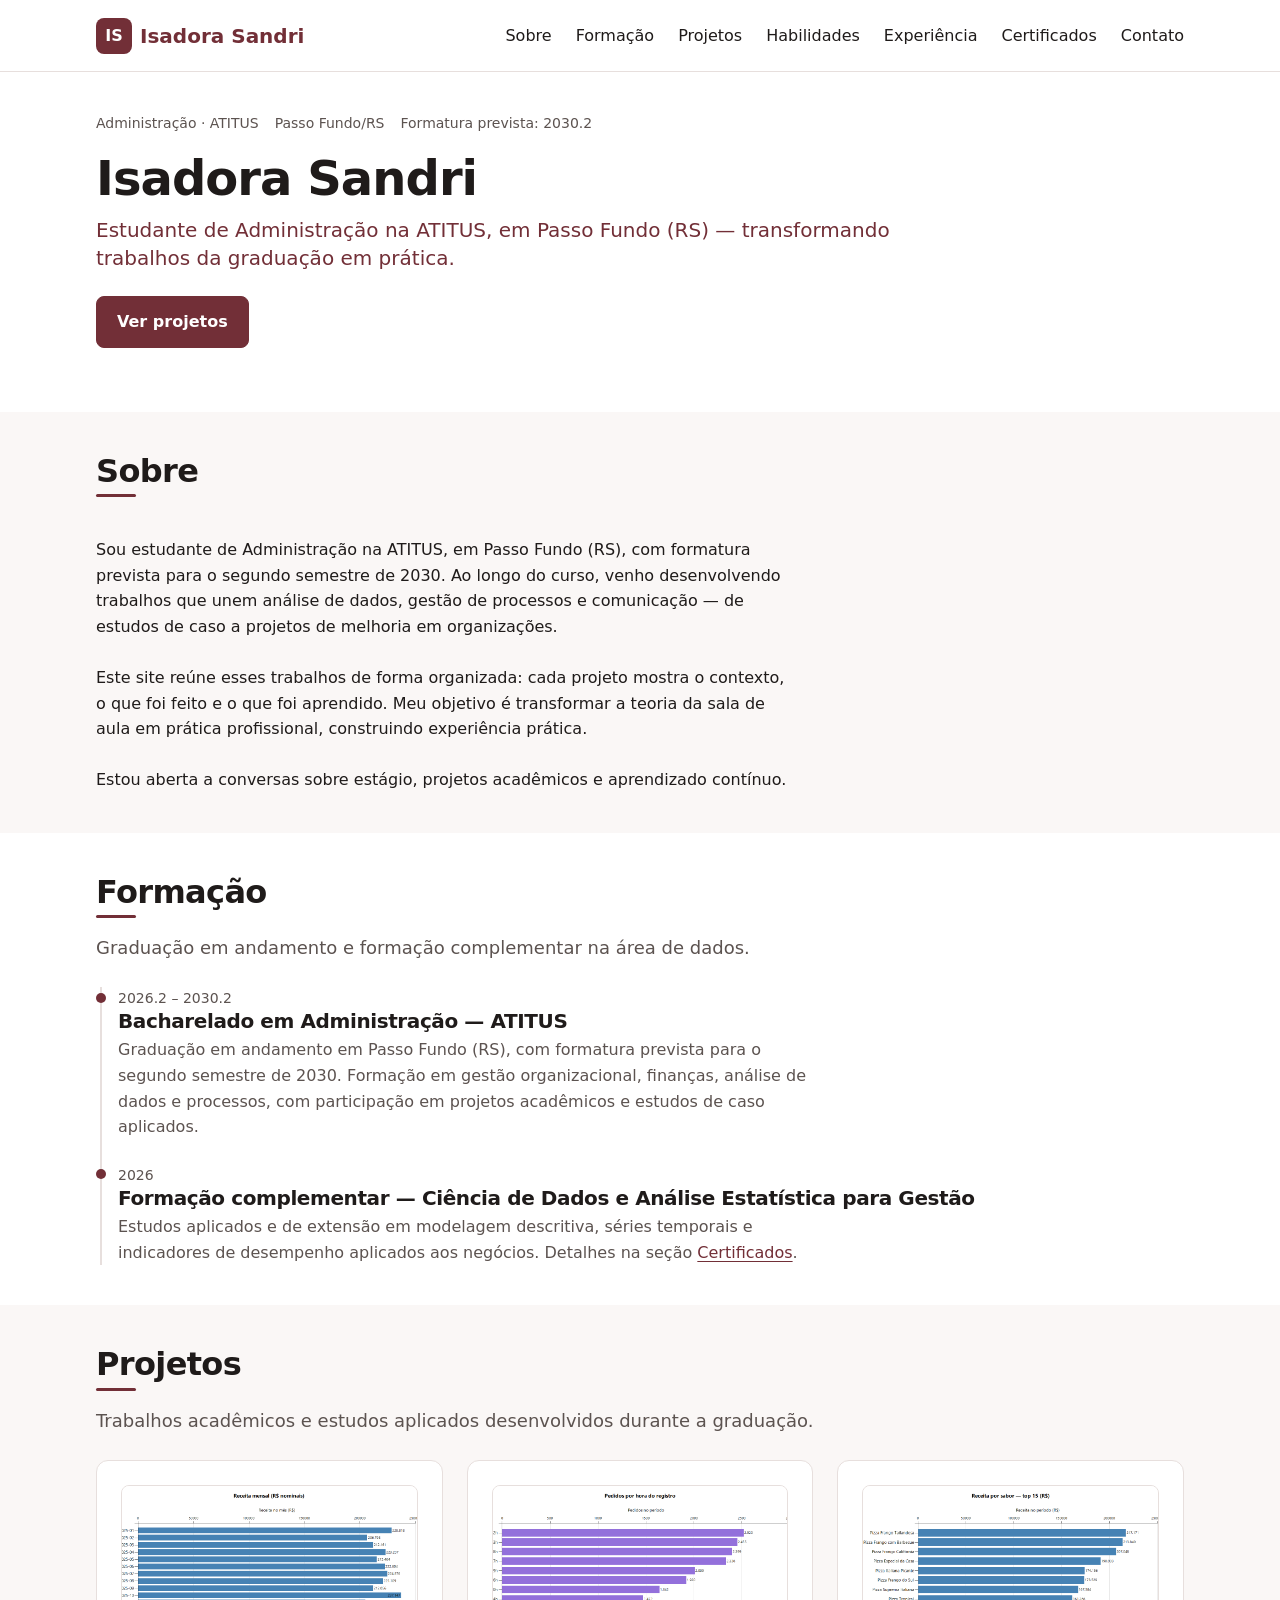
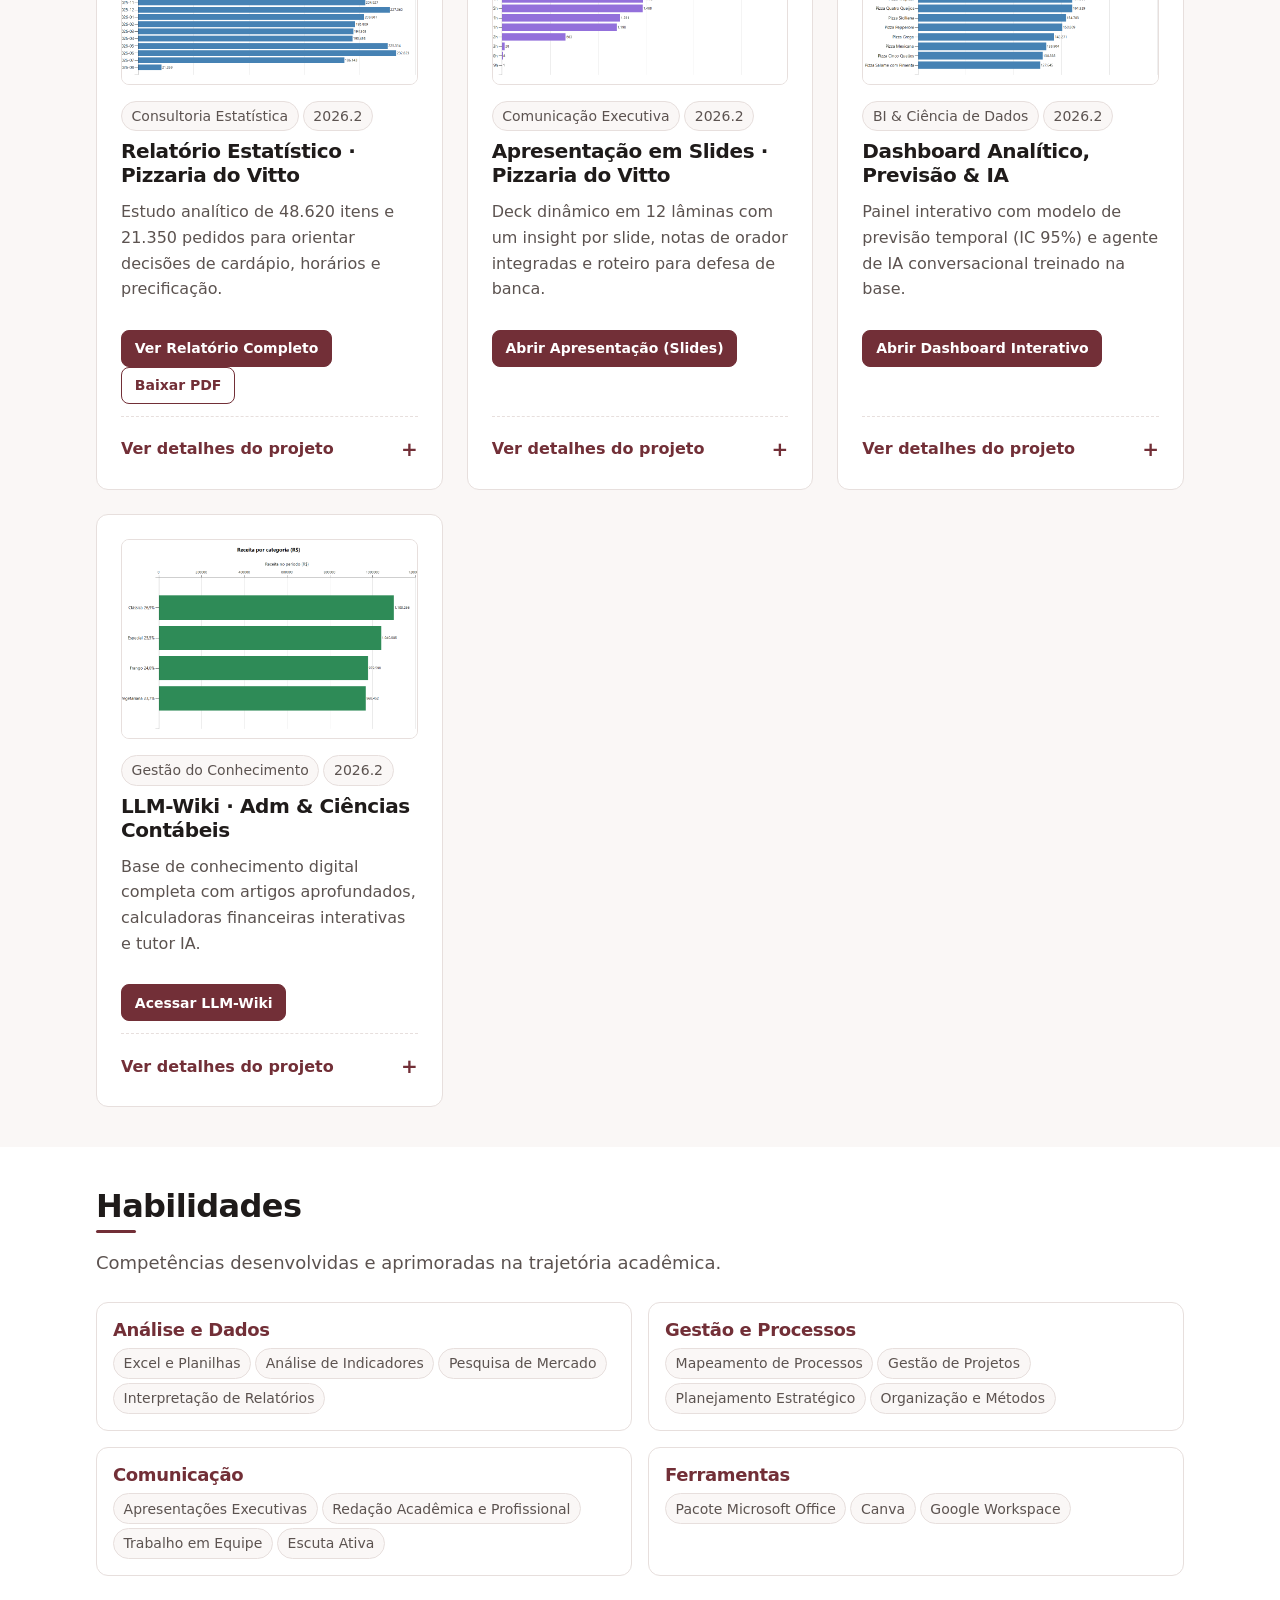
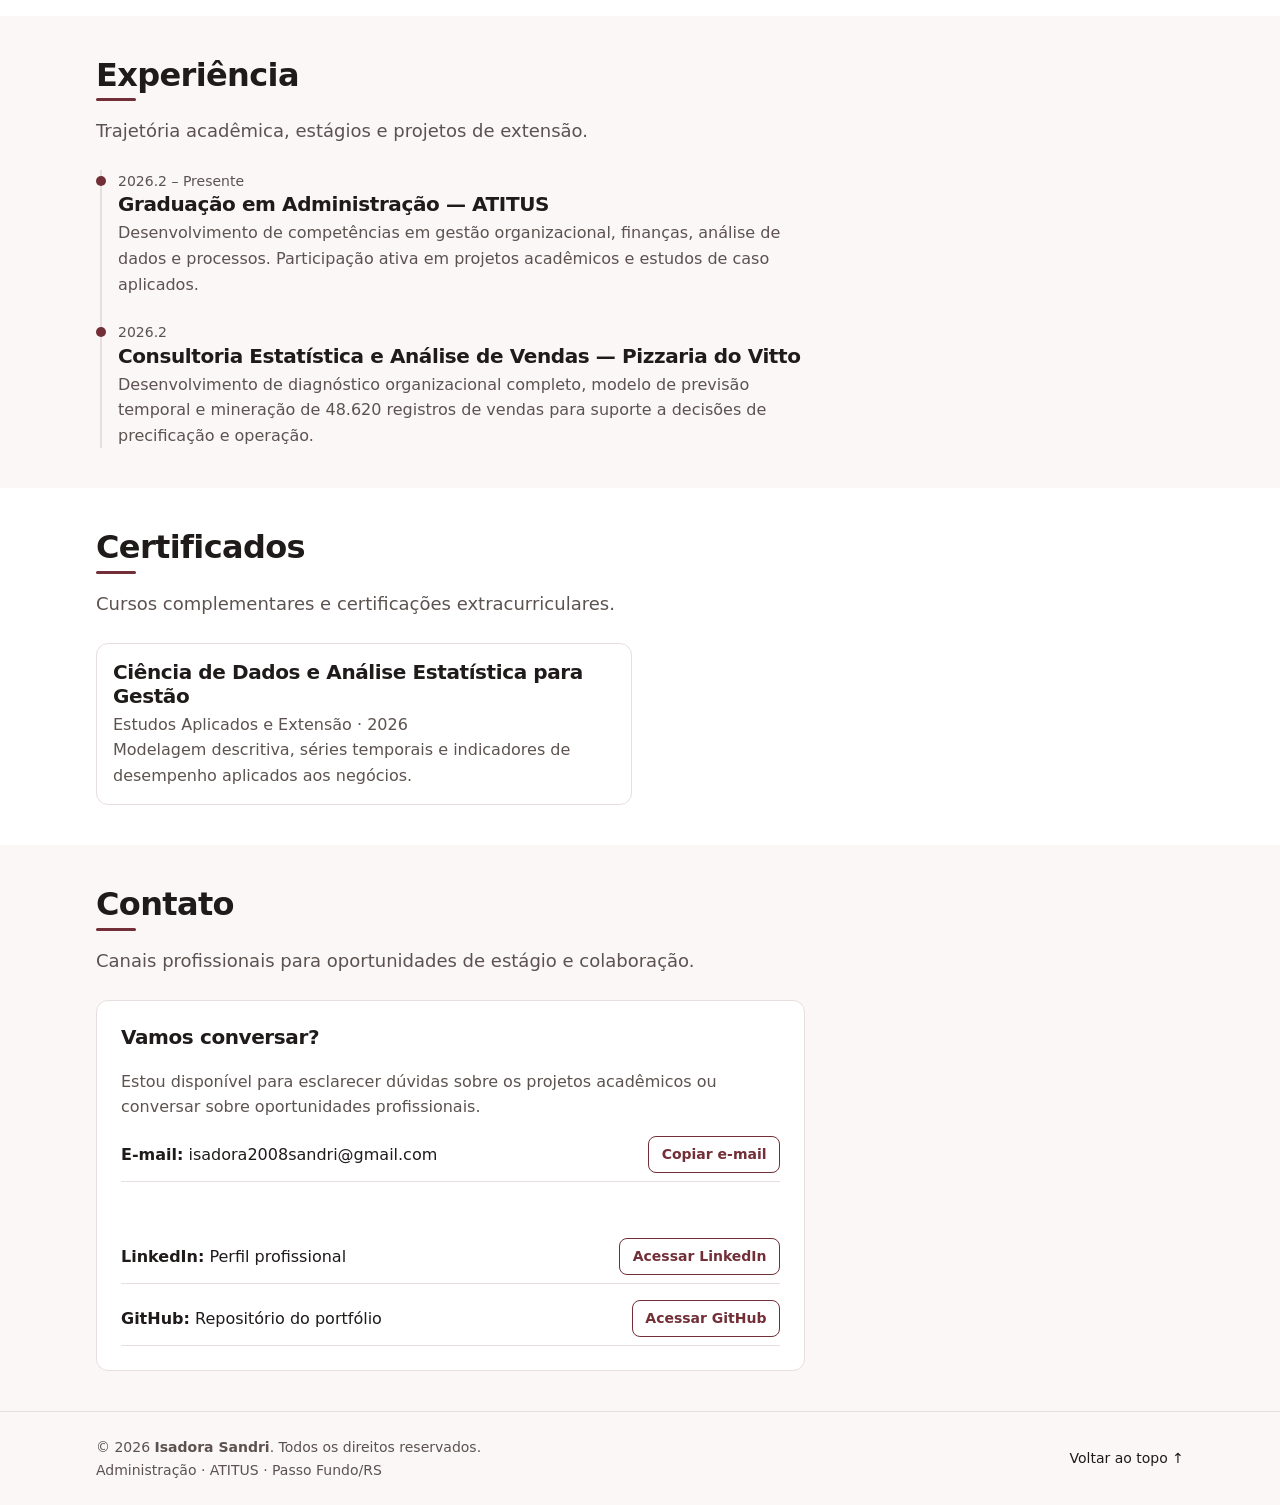
<file: index.html>
<!DOCTYPE html>
<html lang="pt-BR">
<head>
  <meta charset="UTF-8">
  <meta name="viewport" content="width=device-width, initial-scale=1.0">
  <title>Isadora Sandri — Portfólio de Administração</title>
  <meta name="description" content="Portfólio de graduação em Administração na ATITUS por Isadora Sandri. Projetos acadêmicos, análises e competências profissionais em Passo Fundo/RS.">
  <meta name="author" content="Isadora Sandri">

  <!-- Open Graph / Redes Sociais -->
  <meta property="og:type" content="website">
  <meta property="og:url" content="https://isadora2008sandri-alt.github.io/">
  <meta property="og:title" content="Isadora Sandri — Portfólio de Administração">
  <meta property="og:description" content="Projetos, análises e aprendizados da graduação em Administração na ATITUS (Passo Fundo/RS).">
  <meta property="og:image" content="https://isadora2008sandri-alt.github.io/assets/img/og-image.png">
  <meta property="og:image:width" content="1200">
  <meta property="og:image:height" content="630">
  <meta property="og:locale" content="pt_BR">

  <!-- Twitter Card -->
  <meta name="twitter:card" content="summary_large_image">
  <meta name="twitter:title" content="Isadora Sandri — Portfólio de Administração">
  <meta name="twitter:description" content="Projetos, análises e aprendizados da graduação em Administração na ATITUS (Passo Fundo/RS).">
  <meta name="twitter:image" content="https://isadora2008sandri-alt.github.io/assets/img/og-image.png">

  <!-- Favicon -->
  <link rel="icon" href="assets/img/favicon.svg" type="image/svg+xml">

  <!-- Estilos -->
  <link rel="stylesheet" href="assets/css/styles.css">

  <!-- Dados Estruturados JSON-LD (Schema.org Person) -->
  <script type="application/ld+json">
  {
    "@context": "https://schema.org",
    "@type": "Person",
    "name": "Isadora Sandri",
    "jobTitle": "Estudante de Administração",
    "affiliation": {
      "@type": "CollegeOrUniversity",
      "name": "ATITUS"
    },
    "address": {
      "@type": "PostalAddress",
      "addressLocality": "Passo Fundo",
      "addressRegion": "RS",
      "addressCountry": "BR"
    },
    "url": "https://isadora2008sandri-alt.github.io",
    "sameAs": [
      "https://github.com/isadora2008sandri-alt"
    ]
  }
  </script>
</head>
<body>

  <!-- ============ CABEÇALHO E NAVEGAÇÃO ============ -->
  <header class="cabecalho">
    <div class="conteiner cabecalho__conteudo">
      <a href="#inicio" class="cabecalho__logo" aria-label="Ir para o início">
        <span class="cabecalho__monograma" aria-hidden="true">IS</span>
        <span>Isadora Sandri</span>
      </a>

      <nav class="navegacao" aria-label="Navegação principal">
        <button class="navegacao__toggle" aria-expanded="false" aria-controls="menu-principal" aria-label="Abrir menu de navegação">
          <span class="navegacao__toggle-barra"></span>
          <span class="navegacao__toggle-barra"></span>
          <span class="navegacao__toggle-barra"></span>
        </button>

        <!-- i18n: início menu -->
        <ul id="menu-principal" class="navegacao__lista">
          <li><a href="#sobre" class="navegacao__link" data-i18n="menu.sobre">Sobre</a></li>
          <li><a href="#formacao" class="navegacao__link" data-i18n="menu.formacao">Formação</a></li>
          <li><a href="#projetos" class="navegacao__link" data-i18n="menu.projetos">Projetos</a></li>
          <li><a href="#habilidades" class="navegacao__link" data-i18n="menu.habilidades">Habilidades</a></li>
          <li><a href="#experiencia" class="navegacao__link" data-i18n="menu.experiencia">Experiência</a></li>
          <li><a href="#certificados" class="navegacao__link" data-i18n="menu.certificados">Certificados</a></li>
          <li><a href="#contato" class="navegacao__link" data-i18n="menu.contato">Contato</a></li>
        </ul>
        <!-- i18n: fim menu -->
      </nav>
    </div>
  </header>

  <main>
    <!-- ============ INÍCIO (HERO) ============ -->
    <section id="inicio" class="secao hero">
      <div class="conteiner">
        <!-- i18n: início inicio -->
        <div class="hero__meta">
          <span class="hero__meta-item" data-i18n="hero.curso">Administração · ATITUS</span>
          <span class="hero__meta-item" data-i18n="hero.cidade">Passo Fundo/RS</span>
          <span class="hero__meta-item"><span data-i18n="hero.formatura-rotulo">Formatura prevista:</span>&nbsp;<time datetime="2030-12">2030.2</time></span>
        </div>

        <h1 class="hero__titulo" data-i18n="hero.nome">Isadora Sandri</h1>

        <p class="hero__resumo" data-i18n="hero.frase">
          Estudante de Administração na ATITUS, em Passo Fundo (RS) — transformando trabalhos da graduação em prática.
        </p>

        <div class="hero__acoes">
          <a href="#projetos" class="botao botao--primario" data-i18n="hero.botao-projetos">Ver projetos</a>
          <!-- Conforme regra P8: botão oculto até o arquivo real ser fornecido -->
          <a href="assets/docs/curriculo-isadora-sandri.pdf" download class="botao botao--secundario" hidden data-i18n="hero.botao-curriculo">Baixar currículo (PDF)</a>
        </div>
        <!-- i18n: fim inicio -->
      </div>
    </section>

    <!-- ============ SOBRE ============ -->
    <section id="sobre" class="secao">
      <div class="conteiner">
        <div class="secao__cabecalho">
          <h2 class="secao__titulo" data-i18n="sobre.titulo">Sobre</h2>
        </div>

        <!-- i18n: início sobre -->
        <div class="sobre__conteudo">
          <p>
            Sou estudante de Administração na ATITUS, em Passo Fundo (RS), com formatura prevista para o segundo semestre de 2030. Ao longo do curso, venho desenvolvendo trabalhos que unem análise de dados, gestão de processos e comunicação — de estudos de caso a projetos de melhoria em organizações.
          </p>
          <br>
          <p>
            Este site reúne esses trabalhos de forma organizada: cada projeto mostra o contexto, o que foi feito e o que foi aprendido. Meu objetivo é transformar a teoria da sala de aula em prática profissional, construindo experiência prática.
          </p>
          <br>
          <p>
            Estou aberta a conversas sobre estágio, projetos acadêmicos e aprendizado contínuo.
          </p>
        </div>
        <!-- i18n: fim sobre -->
      </div>
    </section>

    <!-- ============ FORMAÇÃO ============ -->
    <section id="formacao" class="secao">
      <div class="conteiner">
        <div class="secao__cabecalho">
          <h2 class="secao__titulo" data-i18n="formacao.titulo">Formação</h2>
          <p class="subtitulo" data-i18n="formacao.subtitulo">Graduação em andamento e formação complementar na área de dados.</p>
        </div>

        <!-- i18n: início formacao -->
        <div class="linha-tempo">
          <div class="linha-tempo__item">
            <span class="linha-tempo__periodo"><time datetime="2026-08">2026.2</time> – <time datetime="2030-12">2030.2</time></span>
            <h3>Bacharelado em Administração — ATITUS</h3>
            <p class="texto-suave">
              Graduação em andamento em Passo Fundo (RS), com formatura prevista para o segundo semestre de 2030. Formação em gestão organizacional, finanças, análise de dados e processos, com participação em projetos acadêmicos e estudos de caso aplicados.
            </p>
          </div>

          <div class="linha-tempo__item">
            <span class="linha-tempo__periodo"><time datetime="2026">2026</time></span>
            <h3>Formação complementar — Ciência de Dados e Análise Estatística para Gestão</h3>
            <p class="texto-suave">
              Estudos aplicados e de extensão em modelagem descritiva, séries temporais e indicadores de desempenho aplicados aos negócios. Detalhes na seção <a href="#certificados">Certificados</a>.
            </p>
          </div>
        </div>
        <!-- i18n: fim formacao -->
      </div>
    </section>

    <!-- ============ PROJETOS ============ -->
    <section id="projetos" class="secao">
      <div class="conteiner">
        <div class="secao__cabecalho">
          <h2 class="secao__titulo" data-i18n="projetos.titulo">Projetos</h2>
          <p class="subtitulo" data-i18n="projetos.subtitulo">Trabalhos acadêmicos e estudos aplicados desenvolvidos durante a graduação.</p>
        </div>

        <!-- MODELO DE CARTÃO — copie, cole e substitua os campos -->
        <!--
        <article class="cartao">
          <div class="cartao__cabecalho">
            <div class="cartao__tags">
              <span class="tag">[CONTEXTO]</span>
              <span class="tag"><time datetime="AAAA-MM">[AAAA.S]</time></span>
            </div>
            <h3 class="cartao__titulo">[TÍTULO DO PROJETO]</h3>
          </div>
          <p class="cartao__resumo">[Resumo de 1 frase até 140 caracteres]</p>
          <details class="cartao__detalhes">
            <summary class="cartao__sumario">Ver detalhes do projeto</summary>
            <div class="cartao__conteudo-oculto">
              <div class="cartao__bloco-info">
                <strong>Papel no projeto</strong>
                <p>[Descrição do papel assumido]</p>
              </div>
              <div class="cartao__bloco-info">
                <strong>Descrição</strong>
                <p>[2 a 4 frases explicando problema, abordagem e solução]</p>
              </div>
              <div class="cartao__bloco-info">
                <strong>Entregáveis</strong>
                <ul class="cartao__lista-entregaveis">
                  <li>[Entregável 1]</li>
                  <li>[Entregável 2]</li>
                </ul>
              </div>
              <div class="cartao__bloco-info">
                <strong>Resultado e aprendizado</strong>
                <p>[O que mudou ou o que foi aprendido]</p>
              </div>
              <div class="cartao__bloco-info">
                <strong>Ferramentas utilizadas</strong>
                <p>[Ferramentas separadas por vírgula]</p>
              </div>
            </div>
          </details>
        </article>
        -->

        <div class="grade-projetos">
          <!-- Projeto 1: Relatório Estatístico da Pizzaria do Vitto -->
          <article class="cartao">
            <img src="assets/img/projetos/pizzaria-relatorio.png" alt="Gráfico de evolução da receita mensal da Pizzaria do Vitto" class="cartao__imagem" width="600" height="375" loading="lazy" />
            <div class="cartao__cabecalho">
              <div class="cartao__tags">
                <span class="tag">Consultoria Estatística</span>
                <span class="tag"><time datetime="2026-08">2026.2</time></span>
              </div>
              <h3 class="cartao__titulo">Relatório Estatístico · Pizzaria do Vitto</h3>
            </div>
            <p class="cartao__resumo">Estudo analítico de 48.620 itens e 21.350 pedidos para orientar decisões de cardápio, horários e precificação.</p>
            <div style="margin: 12px 0;">
              <a href="projetos/pizzaria-do-vitto/relatorio.html" class="botao botao--primario botao--pequeno">Ver Relatório Completo</a>
              <a href="assets/docs/relatorio-pizzaria-do-vitto.pdf" download class="botao botao--secundario botao--pequeno">Baixar PDF</a>
            </div>
            <details class="cartao__detalhes">
              <summary class="cartao__sumario" data-i18n="projeto.ver-detalhes">Ver detalhes do projeto</summary>
              <div class="cartao__conteudo-oculto">
                <div class="cartao__bloco-info">
                  <strong>Papel no projeto</strong>
                  <p>Mineração de dados, modelagem estatística descritiva, decomposição de receita e elaboração do relatório técnico e executivo.</p>
                </div>
                <div class="cartao__bloco-info">
                  <strong>Descrição</strong>
                  <p>Diagnóstico estruturado de 19 meses de vendas da pizzaria. A análise revelou demanda semanal plana (variação de 5,7%), concentração de 60,7% dos pedidos em 4 horas do dia, a dominância do tamanho G (45,9% da participação na receita, com 38,2% das pizzas) e estabilidade de preços, gerando 5 recomendações acionáveis de negócio.</p>
                </div>
                <div class="cartao__bloco-info">
                  <strong>Entregáveis</strong>
                  <ul class="cartao__lista-entregaveis">
                    <li>Relatório executivo e acadêmico em documento web (HTML) e A4 print-ready</li>
                    <li>Relatório formal em PDF oficial para download</li>
                    <li>Matriz de 5 recomendações priorizadas por esforço, risco e impacto financeiro</li>
                  </ul>
                </div>
                <div class="cartao__bloco-info">
                  <strong>Resultado e aprendizado</strong>
                  <p>Aplicação prática de métodos estatísticos a decisões empresariais, identificação de falhas de cobertura de dados (222 dias ausentes) e comunicação executiva baseada em dados reais.</p>
                </div>
                <div class="cartao__bloco-info">
                  <strong>Ferramentas utilizadas</strong>
                  <p>PowerShell, Python/R, Estatística Descritiva, HTML5, CSS semântico</p>
                </div>
              </div>
            </details>
          </article>

          <!-- Projeto 2: Apresentação Executiva em Slides -->
          <article class="cartao">
            <img src="assets/img/projetos/pizzaria-slides.png" alt="Slide executivo com gráfico de pedidos por hora da Pizzaria do Vitto" class="cartao__imagem" width="600" height="375" loading="lazy" />
            <div class="cartao__cabecalho">
              <div class="cartao__tags">
                <span class="tag">Comunicação Executiva</span>
                <span class="tag"><time datetime="2026-08">2026.2</time></span>
              </div>
              <h3 class="cartao__titulo">Apresentação em Slides · Pizzaria do Vitto</h3>
            </div>
            <p class="cartao__resumo">Deck dinâmico em 12 lâminas com um insight por slide, notas de orador integradas e roteiro para defesa de banca.</p>
            <div style="margin: 12px 0;">
              <a href="projetos/pizzaria-do-vitto/slides.html" class="botao botao--primario botao--pequeno">Abrir Apresentação (Slides)</a>
            </div>
            <details class="cartao__detalhes">
              <summary class="cartao__sumario" data-i18n="projeto.ver-detalhes">Ver detalhes do projeto</summary>
              <div class="cartao__conteudo-oculto">
                <div class="cartao__bloco-info">
                  <strong>Papel no projeto</strong>
                  <p>Síntese executiva, storytelling de dados, design instrucional de slides e estruturação de notas de orador.</p>
                </div>
                <div class="cartao__bloco-info">
                  <strong>Descrição</strong>
                  <p>Transformação dos achados estatísticos complexos em uma narrativa visual objetiva de 12 lâminas. Conta com modo tela cheia, navegação por teclado, visão geral em grade e gaveta de notas com roteiro de fala para o apresentador.</p>
                </div>
                <div class="cartao__bloco-info">
                  <strong>Entregáveis</strong>
                  <ul class="cartao__lista-entregaveis">
                    <li>Deck de slides interativo em HTML5/CSS semântico</li>
                    <li>Roteiro oral estruturado para alinhamento com proprietário e banca</li>
                    <li>Gráficos executivos sintetizados para rápida absorção</li>
                  </ul>
                </div>
                <div class="cartao__bloco-info">
                  <strong>Resultado e aprendizado</strong>
                  <p>Capacidade de tradução de termos estatísticos em linguagem de negócios, técnicas de oratória e comunicação visual minimalista de alto impacto.</p>
                </div>
                <div class="cartao__bloco-info">
                  <strong>Ferramentas utilizadas</strong>
                  <p>HTML5, CSS moderno, Vanilla JavaScript, Storytelling com Dados</p>
                </div>
              </div>
            </details>
          </article>

          <!-- Projeto 3: Dashboard Analítico, Previsão Temporal & IA -->
          <article class="cartao">
            <img src="assets/img/projetos/pizzaria-dashboard.png" alt="Visão geral do dashboard interativo e modelo preditivo da Pizzaria do Vitto" class="cartao__imagem" width="600" height="375" loading="lazy" />
            <div class="cartao__cabecalho">
              <div class="cartao__tags">
                <span class="tag">BI & Ciência de Dados</span>
                <span class="tag"><time datetime="2026-08">2026.2</time></span>
              </div>
              <h3 class="cartao__titulo">Dashboard Analítico, Previsão & IA</h3>
            </div>
            <p class="cartao__resumo">Painel interativo com modelo de previsão temporal (IC 95%) e agente de IA conversacional treinado na base.</p>
            <div style="margin: 12px 0;">
              <a href="projetos/pizzaria-do-vitto/dashboard.html" class="botao botao--primario botao--pequeno">Abrir Dashboard Interativo</a>
            </div>
            <details class="cartao__detalhes">
              <summary class="cartao__sumario" data-i18n="projeto.ver-detalhes">Ver detalhes do projeto</summary>
              <div class="cartao__conteudo-oculto">
                <div class="cartao__bloco-info">
                  <strong>Papel no projeto</strong>
                  <p>Desenvolvimento do dashboard executivo em SVG nativo, modelagem matemática de séries temporais e programação de agente de IA conversacional.</p>
                </div>
                <div class="cartao__bloco-info">
                  <strong>Descrição</strong>
                  <p>Ambiente analítico completo que integra indicadores-chave de vendas, visualizações horárias e semanais, modelo de previsão por séries temporais (um ajuste por dia da semana, com horizontes de 7 a 60 dias e erro medido por backtest) e um assistente de consulta sobre os 32 sabores e as estratégias operacionais.</p>
                </div>
                <div class="cartao__bloco-info">
                  <strong>Entregáveis</strong>
                  <ul class="cartao__lista-entregaveis">
                    <li>Dashboard responsivo com gráficos em SVG puro (zero CDNs externas)</li>
                    <li>Modelo preditivo de séries temporais com erro medido por backtest (MAPE) e faixas de incerteza</li>
                    <li>Chat interativo com agente de IA especialista em inteligência de negócios</li>
                  </ul>
                </div>
                <div class="cartao__bloco-info">
                  <strong>Resultado e aprendizado</strong>
                  <p>Engenharia de dados aplicada, parametrização e validação de modelos de previsão com métricas de erro, e desenvolvimento de soluções com IA local para apoio à decisão.</p>
                </div>
                <div class="cartao__bloco-info">
                  <strong>Ferramentas utilizadas</strong>
                  <p>JavaScript Vanilla, SVG Interativo, Suavização Exponencial, NLP/RAG Local, Design Responsivo</p>
                </div>
              </div>
            </details>
          </article>

          <!-- Projeto 4: LLM-Wiki de Administração e Ciências Contábeis -->
          <article class="cartao">
            <img src="assets/img/projetos/llm-wiki.png" alt="Interface da LLM-Wiki com módulos de Administração e Ciências Contábeis" class="cartao__imagem" width="600" height="375" loading="lazy" />
            <div class="cartao__cabecalho">
              <div class="cartao__tags">
                <span class="tag">Gestão do Conhecimento</span>
                <span class="tag"><time datetime="2026-08">2026.2</time></span>
              </div>
              <h3 class="cartao__titulo">LLM-Wiki · Adm & Ciências Contábeis</h3>
            </div>
            <p class="cartao__resumo">Base de conhecimento digital completa com artigos aprofundados, calculadoras financeiras interativas e tutor IA.</p>
            <div style="margin: 12px 0;">
              <a href="projetos/llm-wiki/index.html" class="botao botao--primario botao--pequeno">Acessar LLM-Wiki</a>
            </div>
            <details class="cartao__detalhes">
              <summary class="cartao__sumario" data-i18n="projeto.ver-detalhes">Ver detalhes do projeto</summary>
              <div class="cartao__conteudo-oculto">
                <div class="cartao__bloco-info">
                  <strong>Papel no projeto</strong>
                  <p>Curadoria acadêmica, arquitetura de informação enciclopédica, desenvolvimento de simuladores e calculadoras financeiras e programação de tutor IA.</p>
                </div>
                <div class="cartao__bloco-info">
                  <strong>Descrição</strong>
                  <p>Plataforma digital de estudos que reúne dezenas de tópicos centrais da graduação: Teoria Geral da Administração (Taylor, Fayol, Weber, Mayo), Estratégia (SWOT, Porter, BCG, BSC), Processos (PDCA, Lean, BPMN), Contabilidade Geral (Partidas Dobradas, BP, DRE, DFC), Custos (Absorção vs Variável, Ponto de Equilíbrio) e Finanças (Liquidez, Dupont, Ciclos de Caixa). Inclui calculadoras interativas e simulador de questões para provas.</p>
                </div>
                <div class="cartao__bloco-info">
                  <strong>Entregáveis</strong>
                  <ul class="cartao__lista-entregaveis">
                    <li>Enciclopédia digital estruturada com busca em tempo real na sidebar</li>
                    <li>Calculadoras interativas de Ponto de Equilíbrio, Liquidez e Ciclo de Caixa</li>
                    <li>Tutor IA de estudos e módulo de quizzes com resolução comentada</li>
                  </ul>
                </div>
                <div class="cartao__bloco-info">
                  <strong>Resultado e aprendizado</strong>
                  <p>Visão integrada de todo o currículo de Administração e Contabilidade, consolidação de fórmulas e conceitos contábeis e criação de tecnologia educacional.</p>
                </div>
                <div class="cartao__bloco-info">
                  <strong>Ferramentas utilizadas</strong>
                  <p>HTML5, CSS modular, JavaScript, Algoritmos de busca, Didática Aplicada</p>
                </div>
              </div>
            </details>
          </article>
        </div>
      </div>
    </section>

    <!-- ============ HABILIDADES ============ -->
    <section id="habilidades" class="secao">
      <div class="conteiner">
        <div class="secao__cabecalho">
          <h2 class="secao__titulo" data-i18n="habilidades.titulo">Habilidades</h2>
          <p class="subtitulo" data-i18n="habilidades.subtitulo">Competências desenvolvidas e aprimoradas na trajetória acadêmica.</p>
        </div>

        <div class="grade-habilidades">
          <div class="habilidade-grupo">
            <h3 class="habilidade-grupo__titulo" data-i18n="habilidades.grupo-analise">Análise e Dados</h3>
            <ul class="habilidade-grupo__lista">
              <li class="tag">Excel e Planilhas</li>
              <li class="tag">Análise de Indicadores</li>
              <li class="tag">Pesquisa de Mercado</li>
              <li class="tag">Interpretação de Relatórios</li>
            </ul>
          </div>

          <div class="habilidade-grupo">
            <h3 class="habilidade-grupo__titulo" data-i18n="habilidades.grupo-gestao">Gestão e Processos</h3>
            <ul class="habilidade-grupo__lista">
              <li class="tag">Mapeamento de Processos</li>
              <li class="tag">Gestão de Projetos</li>
              <li class="tag">Planejamento Estratégico</li>
              <li class="tag">Organização e Métodos</li>
            </ul>
          </div>

          <div class="habilidade-grupo">
            <h3 class="habilidade-grupo__titulo" data-i18n="habilidades.grupo-comunicacao">Comunicação</h3>
            <ul class="habilidade-grupo__lista">
              <li class="tag">Apresentações Executivas</li>
              <li class="tag">Redação Acadêmica e Profissional</li>
              <li class="tag">Trabalho em Equipe</li>
              <li class="tag">Escuta Ativa</li>
            </ul>
          </div>

          <div class="habilidade-grupo">
            <h3 class="habilidade-grupo__titulo" data-i18n="habilidades.grupo-ferramentas">Ferramentas</h3>
            <ul class="habilidade-grupo__lista">
              <li class="tag">Pacote Microsoft Office</li>
              <li class="tag">Canva</li>
              <li class="tag">Google Workspace</li>
            </ul>
          </div>
        </div>
      </div>
    </section>

    <!-- ============ EXPERIÊNCIA ============ -->
    <section id="experiencia" class="secao">
      <div class="conteiner">
        <div class="secao__cabecalho">
          <h2 class="secao__titulo" data-i18n="experiencia.titulo">Experiência</h2>
          <p class="subtitulo" data-i18n="experiencia.subtitulo">Trajetória acadêmica, estágios e projetos de extensão.</p>
        </div>

        <!-- MODELO DE EXPERIÊNCIA — copie, cole e substitua os campos -->
        <!--
        <div class="linha-tempo__item">
          <span class="linha-tempo__periodo"><time datetime="AAAA-MM">AAAA.S</time> – [Atual ou AAAA.S]</span>
          <h3>[CARGO OU FUNÇÃO] — [EMPRESA OU INSTITUIÇÃO]</h3>
          <p class="texto-suave">[Resumo das atribuições, atividades e principais conquistas]</p>
        </div>
        -->

        <div class="linha-tempo">
          <div class="linha-tempo__item">
            <span class="linha-tempo__periodo"><time datetime="2026-08">2026.2</time> – Presente</span>
            <h3>Graduação em Administração — ATITUS</h3>
            <p class="texto-suave">
              Desenvolvimento de competências em gestão organizacional, finanças, análise de dados e processos. Participação ativa em projetos acadêmicos e estudos de caso aplicados.
            </p>
          </div>

          <div class="linha-tempo__item">
            <span class="linha-tempo__periodo"><time datetime="2026-08">2026.2</time></span>
            <h3>Consultoria Estatística e Análise de Vendas — Pizzaria do Vitto</h3>
            <p class="texto-suave">
              Desenvolvimento de diagnóstico organizacional completo, modelo de previsão temporal e mineração de 48.620 registros de vendas para suporte a decisões de precificação e operação.
            </p>
          </div>
        </div>
      </div>
    </section>

    <!-- ============ CERTIFICADOS ============ -->
    <section id="certificados" class="secao">
      <div class="conteiner">
        <div class="secao__cabecalho">
          <h2 class="secao__titulo" data-i18n="certificados.titulo">Certificados</h2>
          <p class="subtitulo" data-i18n="certificados.subtitulo">Cursos complementares e certificações extracurriculares.</p>
        </div>

        <!-- MODELO DE CERTIFICADO — copie, cole e substitua os campos -->
        <!--
        <article class="certificado-item">
          <h3>[NOME DO CURSO OU CERTIFICAÇÃO]</h3>
          <p class="texto-suave">[Instituição Emissora] · <time datetime="AAAA">AAAA</time></p>
          <a href="[URL_VERIFICACAO]" target="_blank" rel="noopener noreferrer" class="botao botao--secundario botao--pequeno" aria-label="Ver certificado de [NOME] (abre em nova aba)">Verificar certificado</a>
        </article>
        -->

        <div class="lista-certificados">
          <!-- Formação Complementar em Análise de Negócios -->
          <article class="certificado-item">
            <h3>Ciência de Dados e Análise Estatística para Gestão</h3>
            <p class="texto-suave">Estudos Aplicados e Extensão · <time datetime="2026">2026</time></p>
            <p class="texto-suave">Modelagem descritiva, séries temporais e indicadores de desempenho aplicados aos negócios.</p>
          </article>
        </div>
      </div>
    </section>

    <!-- ============ CONTATO ============ -->
    <section id="contato" class="secao">
      <div class="conteiner">
        <div class="secao__cabecalho">
          <h2 class="secao__titulo" data-i18n="contato.titulo">Contato</h2>
          <p class="subtitulo" data-i18n="contato.subtitulo">Canais profissionais para oportunidades de estágio e colaboração.</p>
        </div>

        <div class="contato__grade">
          <div class="contato__cartao">
            <h3>Vamos conversar?</h3>
            <p class="texto-suave">
              Estou disponível para esclarecer dúvidas sobre os projetos acadêmicos ou conversar sobre oportunidades profissionais.
            </p>

            <div class="contato__canais">
              <div class="contato__canal-item">
                <div>
                  <strong>E-mail:</strong>
                  <span id="texto-email-contato">isadora2008sandri@gmail.com</span>
                </div>
                <button type="button" id="btn-copiar-email" class="botao botao--secundario botao--pequeno" data-i18n="contato.copiar-email">
                  Copiar e-mail
                </button>
              </div>
              <div id="aviso-copia-email" class="contato__aviso-copia" aria-live="polite"></div>

              <div class="contato__canal-item">
                <div>
                  <strong>LinkedIn:</strong>
                  <span>Perfil profissional</span>
                </div>
                <a href="https://www.linkedin.com/in/isadora-sandri-8664832a9/" target="_blank" rel="noopener noreferrer" class="botao botao--secundario botao--pequeno" aria-label="Acessar perfil no LinkedIn (abre em nova aba)" data-i18n="contato.abrir-linkedin">
                  Acessar LinkedIn
                </a>
              </div>

              <div class="contato__canal-item">
                <div>
                  <strong>GitHub:</strong>
                  <span>Repositório do portfólio</span>
                </div>
                <a href="https://github.com/isadora2008sandri-alt" target="_blank" rel="noopener noreferrer" class="botao botao--secundario botao--pequeno" aria-label="Acessar repositório no GitHub (abre em nova aba)" data-i18n="contato.abrir-github">
                  Acessar GitHub
                </a>
              </div>
            </div>
          </div>
        </div>
      </div>
    </section>
  </main>

  <!-- ============ RODAPÉ ============ -->
  <footer class="rodape">
    <div class="conteiner rodape__conteudo">
      <div>
        <p>© <span id="ano-corrente">2026</span> <strong>Isadora Sandri</strong>. Todos os direitos reservados.</p>
        <p class="texto-suave">Administração · ATITUS · Passo Fundo/RS</p>
      </div>
      <div>
        <a href="#inicio" class="navegacao__link" data-i18n="rodape.topo">Voltar ao topo ↑</a>
      </div>
    </div>
  </footer>

  <!-- Scripts -->
  <script src="assets/js/main.js"></script>
</body>
</html>
</file>
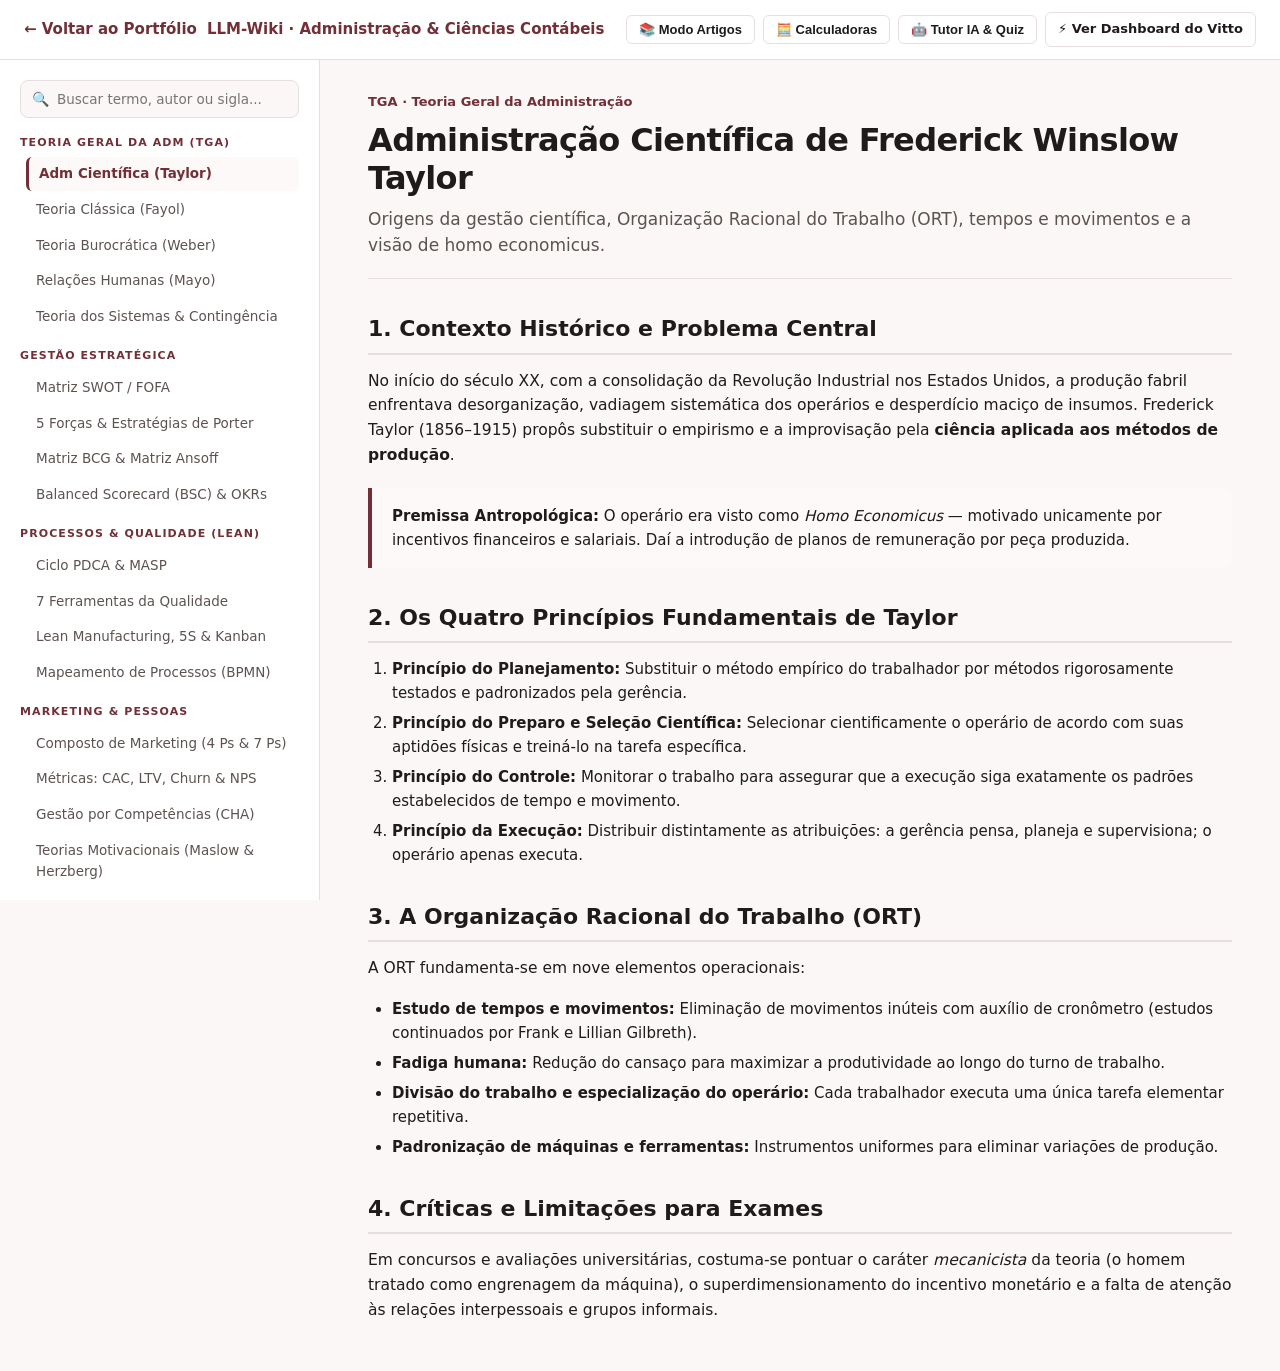
<file: projetos/llm-wiki/index.html>
<!DOCTYPE html>
<html lang="pt-BR">
<head>
<meta charset="utf-8" />
<meta name="viewport" content="width=device-width, initial-scale=1" />
<title>LLM-Wiki · Administração e Ciências Contábeis (Isadora Sandri)</title>
<meta name="author" content="Isadora Sandri" />
<meta name="description" content="Base de conhecimento enciclopédica e interativa de Administração e Ciências Contábeis com artigos aprofundados, calculadoras e tutor IA." />
<link rel="icon" href="../../assets/img/favicon.svg" type="image/svg+xml" />
<style>
:root {
  --cor-primaria: #722F37;
  --cor-primaria-escura: #4A1C24;
  --cor-primaria-clara: #C98B96;
  --cor-fundo: #FAF7F6;
  --cor-superficie: #FFFFFF;
  --cor-texto: #1F1B1A;
  --cor-texto-suave: #5C5350;
  --cor-borda: #E7DFDD;
  --cor-card-destaque: #FDF9F8;
  --cor-sucesso: #2E7D32;
  --cor-codigo: #2A2423;
  --cor-codigo-txt: #F5EFEB;
}

@media (prefers-color-scheme: dark) {
  :root {
    --cor-primaria: #C98B96;
    --cor-primaria-escura: #E8C4CB;
    --cor-primaria-clara: #722F37;
    --cor-fundo: #12100F;
    --cor-superficie: #1C1917;
    --cor-texto: #F2EDEC;
    --cor-texto-suave: #B8AEAB;
    --cor-borda: #2E2927;
    --cor-card-destaque: #25211F;
    --cor-sucesso: #66BB6A;
    --cor-codigo: #0D0B0A;
    --cor-codigo-txt: #F2EDEC;
  }
}

* { box-sizing: border-box; margin: 0; padding: 0; }

body {
  font-family: system-ui, -apple-system, "Segoe UI", Roboto, sans-serif;
  background-color: var(--cor-fundo);
  color: var(--cor-texto);
  line-height: 1.6;
  min-height: 100vh;
  display: flex; flex-direction: column;
}

/* Barra Superior */
.topbar {
  background: var(--cor-superficie);
  border-bottom: 1px solid var(--cor-borda);
  padding: 12px 24px;
  position: sticky; top: 0; z-index: 100;
  display: flex; align-items: center; justify-content: space-between;
  flex-wrap: wrap; gap: 12px;
}
.topbar__marca {
  display: flex; align-items: center; gap: 10px;
  font-size: 15px; font-weight: 700; color: var(--cor-primaria);
  text-decoration: none;
}
.topbar__nav { display: flex; align-items: center; gap: 8px; flex-wrap: wrap; }
.btn-nav {
  padding: 6px 12px; border-radius: 6px; font-size: 13px; font-weight: 600;
  text-decoration: none; border: 1px solid var(--cor-borda);
  background: var(--cor-superficie); color: var(--cor-texto);
  cursor: pointer; transition: all 0.2s; display: inline-flex; align-items: center; gap: 6px;
}
.btn-nav:hover { background: var(--cor-primaria); color: #fff; border-color: var(--cor-primaria); }

/* Layout com Sidebar e Área Principal */
.wiki-layout {
  flex: 1; display: grid; grid-template-columns: 320px 1fr;
  max-width: 1560px; width: 100%; margin: 0 auto;
}
@media (max-width: 900px) {
  .wiki-layout { grid-template-columns: 1fr; }
}

/* Sidebar de Navegação */
.wiki-sidebar {
  background: var(--cor-superficie);
  border-right: 1px solid var(--cor-borda);
  padding: 20px;
  height: calc(100vh - 60px);
  position: sticky; top: 60px;
  overflow-y: auto;
  display: flex; flex-direction: column; gap: 16px;
}
@media (max-width: 900px) {
  .wiki-sidebar { height: auto; position: relative; top: 0; border-right: none; border-bottom: 1px solid var(--cor-borda); }
}

.busca-caixa { position: relative; }
.busca-caixa input {
  width: 100%; padding: 10px 14px 10px 36px;
  border: 1px solid var(--cor-borda); border-radius: 8px;
  background: var(--cor-fundo); color: var(--cor-texto);
  font-size: 13.5px; font-family: inherit;
}
.busca-caixa__icone {
  position: absolute; left: 12px; top: 50%; transform: translateY(-50%);
  color: var(--cor-texto-suave); font-size: 14px;
}

.arvore-modulos { list-style: none; display: flex; flex-direction: column; gap: 14px; }
.modulo-item__tit {
  font-size: 11px; font-weight: 800; text-transform: uppercase;
  letter-spacing: 0.1em; color: var(--cor-primaria); margin-bottom: 6px;
}
.sublista-artigos { list-style: none; display: flex; flex-direction: column; gap: 2px; padding-left: 6px; }
.artigo-link {
  display: block; padding: 6px 10px; border-radius: 6px;
  font-size: 13.5px; color: var(--cor-texto-suave);
  text-decoration: none; transition: all 0.15s;
}
.artigo-link:hover, .artigo-link.ativo {
  background: var(--cor-card-destaque);
  color: var(--cor-primaria); font-weight: 600;
  border-left: 3px solid var(--cor-primaria);
}

/* Conteúdo Principal */
.wiki-conteudo {
  padding: 32px 48px;
  max-width: 1040px;
}
@media (max-width: 600px) { .wiki-conteudo { padding: 20px 16px; } }

/* Hero do Artigo */
.artigo-hero {
  margin-bottom: 32px; padding-bottom: 20px;
  border-bottom: 1px solid var(--cor-borda);
}
.artigo-hero__trilha {
  font-size: 13px; color: var(--cor-primaria); font-weight: 600;
  margin-bottom: 8px; display: flex; align-items: center; gap: 6px;
}
.artigo-hero__tit {
  font-size: 32px; font-weight: 800; color: var(--cor-texto);
  letter-spacing: -0.02em; line-height: 1.2; margin-bottom: 10px;
}
.artigo-hero__desc {
  font-size: 17px; color: var(--cor-texto-suave); line-height: 1.5; font-weight: 300;
}

/* Tipografia do Artigo */
.artigo-corpo h2 {
  font-size: 22px; font-weight: 700; color: var(--cor-texto);
  margin: 32px 0 14px 0; border-bottom: 2px solid var(--cor-borda); padding-bottom: 6px;
}
.artigo-corpo h3 {
  font-size: 17px; font-weight: 700; color: var(--cor-primaria);
  margin: 22px 0 8px 0;
}
.artigo-corpo p { margin-bottom: 16px; font-size: 15.5px; }
.artigo-corpo ul, .artigo-corpo ol { margin: 0 0 16px 24px; font-size: 15px; }
.artigo-corpo li { margin-bottom: 6px; }

/* Destaques e Callouts */
.bloco-conceito {
  background: var(--cor-card-destaque);
  border-left: 4px solid var(--cor-primaria);
  border-radius: 0 8px 8px 0;
  padding: 16px 20px; margin: 20px 0; font-size: 15px;
}
.bloco-formula {
  background: var(--cor-codigo); color: var(--cor-codigo-txt);
  padding: 16px 20px; border-radius: 8px; font-family: Consolas, monospace;
  font-size: 14.5px; margin: 18px 0; line-height: 1.5;
}

/* Tabelas */
.tabela-conceito {
  width: 100%; border-collapse: collapse; margin: 20px 0; font-size: 14px;
}
.tabela-conceito th {
  background: var(--cor-card-destaque); border-bottom: 2px solid var(--cor-borda);
  padding: 10px 12px; text-align: left; font-weight: 700; color: var(--cor-primaria);
}
.tabela-conceito td {
  padding: 10px 12px; border-bottom: 1px solid var(--cor-borda);
}

/* Abas de Ferramentas / Seções Especiais */
.wiki-abas {
  display: flex; gap: 8px; margin-bottom: 24px; border-bottom: 1px solid var(--cor-borda);
  padding-bottom: 8px; flex-wrap: wrap;
}
.wiki-aba-btn {
  padding: 8px 16px; border-radius: 6px; border: 1px solid var(--cor-borda);
  background: var(--cor-superficie); color: var(--cor-texto-suave); font-weight: 600;
  cursor: pointer; font-size: 13.5px; transition: all 0.2s;
}
.wiki-aba-btn:hover, .wiki-aba-btn.ativa {
  background: var(--cor-primaria); color: #fff; border-color: var(--cor-primaria);
}

/* Calculadoras Interativas */
.calculadora-card {
  background: var(--cor-superficie); border: 1px solid var(--cor-borda);
  border-radius: 12px; padding: 24px; margin-bottom: 24px;
}
.calc-grid { display: grid; grid-template-columns: repeat(auto-fit, minmax(200px, 1fr)); gap: 14px; margin: 16px 0; }
.calc-campo label { display: block; font-size: 12px; font-weight: 700; color: var(--cor-texto-suave); margin-bottom: 4px; }
.calc-campo input {
  width: 100%; padding: 8px 12px; border: 1px solid var(--cor-borda);
  border-radius: 6px; font-size: 14px; font-family: inherit;
  background: var(--cor-fundo); color: var(--cor-texto);
}
.calc-resultado {
  background: var(--cor-card-destaque); border: 1px solid var(--cor-borda);
  border-radius: 8px; padding: 16px; margin-top: 14px; font-size: 15px;
}
.calc-resultado strong { color: var(--cor-primaria); font-size: 20px; }

/* Chat Tutor IA Embutido */
.tutor-ia-card {
  background: var(--cor-superficie); border: 1px solid var(--cor-borda);
  border-radius: 12px; padding: 24px; display: flex; flex-direction: column; gap: 16px;
}
.tutor-chat {
  height: 380px; overflow-y: auto; background: var(--cor-fundo);
  border: 1px solid var(--cor-borda); border-radius: 8px; padding: 16px;
  display: flex; flex-direction: column; gap: 12px;
}
.tutor-msg { padding: 10px 14px; border-radius: 8px; font-size: 14px; max-width: 85%; }
.tutor-msg--ia { align-self: flex-start; background: var(--cor-superficie); border: 1px solid var(--cor-borda); }
.tutor-msg--user { align-self: flex-end; background: var(--cor-primaria); color: #fff; }

.tutor-form { display: flex; gap: 8px; }
.tutor-form input {
  flex: 1; padding: 10px 14px; border: 1px solid var(--cor-borda);
  border-radius: 6px; font-size: 14px; background: var(--cor-superficie);
  color: var(--cor-texto); font-family: inherit;
}
.tutor-form button {
  padding: 10px 18px; background: var(--cor-primaria); color: #fff;
  border: none; border-radius: 6px; font-weight: 700; cursor: pointer;
}

/* Quiz Interativo */
.quiz-card {
  background: var(--cor-superficie); border: 1px solid var(--cor-borda);
  border-radius: 12px; padding: 24px; margin-top: 24px;
}
.quiz-opcao {
  display: block; padding: 10px 14px; margin: 8px 0; border: 1px solid var(--cor-borda);
  border-radius: 6px; cursor: pointer; transition: all 0.2s; font-size: 14px;
}
.quiz-opcao:hover { background: var(--cor-card-destaque); border-color: var(--cor-primaria); }
.quiz-opcao.correta { background: rgba(46, 125, 50, 0.15); border-color: var(--cor-sucesso); font-weight: 700; }
.quiz-opcao.errada { background: rgba(180, 40, 40, 0.15); border-color: #d32f2f; }
</style>
</head>
<body>

  <!-- Topbar -->
  <header class="topbar">
    <a href="../../index.html#projetos" class="topbar__marca">
      <span>← Voltar ao Portfólio</span>
      <strong>LLM-Wiki · Administração & Ciências Contábeis</strong>
    </a>
    <nav class="topbar__nav">
      <button type="button" class="btn-nav" id="btn-modo-leitura">📚 Modo Artigos</button>
      <button type="button" class="btn-nav" id="btn-modo-calculadoras">🧮 Calculadoras</button>
      <button type="button" class="btn-nav" id="btn-modo-tutor">🤖 Tutor IA & Quiz</button>
      <a href="../pizzaria-do-vitto/dashboard.html" class="btn-nav">⚡ Ver Dashboard do Vitto</a>
    </nav>
  </header>

  <div class="wiki-layout">
    
    <!-- Sidebar -->
    <aside class="wiki-sidebar" aria-label="Navegação de artigos da Wiki">
      <div class="busca-caixa">
        <span class="busca-caixa__icone">🔍</span>
        <input type="text" id="campo-busca" placeholder="Buscar termo, autor ou sigla..." autocomplete="off" />
      </div>

      <ul class="arvore-modulos" id="arvore-modulos">
        
        <!-- Módulo 1: Teoria Geral da Administração -->
        <li class="modulo-item">
          <div class="modulo-item__tit">Teoria Geral da Adm (TGA)</div>
          <ul class="sublista-artigos">
            <li><a href="#tga-taylor" class="artigo-link ativo" data-id="tga-taylor">Adm Científica (Taylor)</a></li>
            <li><a href="#tga-fayol" class="artigo-link" data-id="tga-fayol">Teoria Clássica (Fayol)</a></li>
            <li><a href="#tga-weber" class="artigo-link" data-id="tga-weber">Teoria Burocrática (Weber)</a></li>
            <li><a href="#tga-mayo" class="artigo-link" data-id="tga-mayo">Relações Humanas (Mayo)</a></li>
            <li><a href="#tga-sistemas" class="artigo-link" data-id="tga-sistemas">Teoria dos Sistemas & Contingência</a></li>
          </ul>
        </li>

        <!-- Módulo 2: Gestão Estratégica -->
        <li class="modulo-item">
          <div class="modulo-item__tit">Gestão Estratégica</div>
          <ul class="sublista-artigos">
            <li><a href="#estrat-swot" class="artigo-link" data-id="estrat-swot">Matriz SWOT / FOFA</a></li>
            <li><a href="#estrat-porter" class="artigo-link" data-id="estrat-porter">5 Forças & Estratégias de Porter</a></li>
            <li><a href="#estrat-bcg" class="artigo-link" data-id="estrat-bcg">Matriz BCG & Matriz Ansoff</a></li>
            <li><a href="#estrat-bsc" class="artigo-link" data-id="estrat-bsc">Balanced Scorecard (BSC) & OKRs</a></li>
          </ul>
        </li>

        <!-- Módulo 3: Processos e Qualidade -->
        <li class="modulo-item">
          <div class="modulo-item__tit">Processos & Qualidade (Lean)</div>
          <ul class="sublista-artigos">
            <li><a href="#proc-pdca" class="artigo-link" data-id="proc-pdca">Ciclo PDCA & MASP</a></li>
            <li><a href="#proc-ferramentas" class="artigo-link" data-id="proc-ferramentas">7 Ferramentas da Qualidade</a></li>
            <li><a href="#proc-lean" class="artigo-link" data-id="proc-lean">Lean Manufacturing, 5S & Kanban</a></li>
            <li><a href="#proc-bpmn" class="artigo-link" data-id="proc-bpmn">Mapeamento de Processos (BPMN)</a></li>
          </ul>
        </li>

        <!-- Módulo 4: Marketing e Comercial -->
        <li class="modulo-item">
          <div class="modulo-item__tit">Marketing & Pessoas</div>
          <ul class="sublista-artigos">
            <li><a href="#mkt-composto" class="artigo-link" data-id="mkt-composto">Composto de Marketing (4 Ps & 7 Ps)</a></li>
            <li><a href="#mkt-metricas" class="artigo-link" data-id="mkt-metricas">Métricas: CAC, LTV, Churn & NPS</a></li>
            <li><a href="#rh-competencias" class="artigo-link" data-id="rh-competencias">Gestão por Competências (CHA)</a></li>
            <li><a href="#rh-motivacao" class="artigo-link" data-id="rh-motivacao">Teorias Motivacionais (Maslow & Herzberg)</a></li>
          </ul>
        </li>

        <!-- Módulo 5: Contabilidade Geral -->
        <li class="modulo-item">
          <div class="modulo-item__tit">Contabilidade Geral & Societária</div>
          <ul class="sublista-artigos">
            <li><a href="#cont-fundamentos" class="artigo-link" data-id="cont-fundamentos">Princípios & Partidas Dobradas</a></li>
            <li><a href="#cont-bp" class="artigo-link" data-id="cont-bp">Balanço Patrimonial (BP Estruturado)</a></li>
            <li><a href="#cont-dre" class="artigo-link" data-id="cont-dre">DRE Passo a Passo (Receita a Lucro)</a></li>
            <li><a href="#cont-dfc" class="artigo-link" data-id="cont-dfc">DFC (Fluxo de Caixa Direto e Indireto)</a></li>
          </ul>
        </li>

        <!-- Módulo 6: Custos e Controladoria -->
        <li class="modulo-item">
          <div class="modulo-item__tit">Custos, Índices & Finanças</div>
          <ul class="sublista-artigos">
            <li><a href="#custo-metodos" class="artigo-link" data-id="custo-metodos">Custeio por Absorção vs Variável</a></li>
            <li><a href="#custo-ponto-equilibrio" class="artigo-link" data-id="custo-ponto-equilibrio">Ponto de Equilíbrio (PE Contábil/Econ)</a></li>
            <li><a href="#fin-liquidez" class="artigo-link" data-id="fin-liquidez">Índices de Liquidez & Rentabilidade (ROE)</a></li>
            <li><a href="#fin-ciclos" class="artigo-link" data-id="fin-ciclos">Ciclo Operacional & Financeiro (Caixa)</a></li>
            <li><a href="#fin-capital-giro" class="artigo-link" data-id="fin-capital-giro">Capital de Giro (NCG) & VPL/TIR</a></li>
          </ul>
        </li>

      </ul>
    </aside>

    <!-- Área de Conteúdo -->
    <main class="wiki-conteudo" id="area-conteudo">
      
      <!-- Visão 1: Leitor de Artigo Ativo -->
      <section id="secao-artigo">
        <header class="artigo-hero">
          <div class="artigo-hero__trilha" id="artigo-trilha">TGA · Teoria Geral da Administração</div>
          <h1 class="artigo-hero__tit" id="artigo-titulo">Administração Científica de Frederick Taylor</h1>
          <p class="artigo-hero__desc" id="artigo-descricao">Fundamentos da organização racional do trabalho (ORT), tempos e movimentos, padronização e homo economicus.</p>
        </header>

        <article class="artigo-corpo" id="artigo-corpo-texto">
          <!-- Conteúdo gerado dinamicamente via JS com rich text completo -->
        </article>
      </section>

      <!-- Visão 2: Calculadoras Interativas (Alternável) -->
      <section id="secao-calculadoras" style="display: none;">
        <header class="artigo-hero">
          <div class="artigo-hero__trilha">Ferramentas Práticas · Finanças e Custos</div>
          <h1 class="artigo-hero__tit">Calculadoras Contábeis e Financeiras</h1>
          <p class="artigo-hero__desc">Simule indicadores cruciais de gestão empresarial em tempo real com fórmulas auditadas.</p>
        </header>

        <!-- Calculadora 1: Ponto de Equilíbrio -->
        <div class="calculadora-card">
          <h3>1. Calculadora de Ponto de Equilíbrio (Break-Even Point)</h3>
          <p style="font-size: 13.5px; color: var(--cor-texto-suave);">Determina a quantidade de unidades ou faturamento mínimo para cobrir todos os custos fixos sem prejuízo.</p>
          <div class="calc-grid">
            <div class="calc-campo">
              <label for="pe-custo-fixo">Custos e Despesas Fixas (R$/mês)</label>
              <input type="number" id="pe-custo-fixo" value="25000" step="500" />
            </div>
            <div class="calc-campo">
              <label for="pe-preco-venda">Preço de Venda Unitário (R$)</label>
              <input type="number" id="pe-preco-venda" value="80" step="1" />
            </div>
            <div class="calc-campo">
              <label for="pe-custo-var">Custo/Despesa Variável Unitário (R$)</label>
              <input type="number" id="pe-custo-var" value="35" step="1" />
            </div>
          </div>
          <div class="calc-resultado" id="res-pe">
            Margem de Contribuição: <strong>R$ 45,00</strong> (56,25%)<br />
            Ponto de Equilíbrio Contábil (PEC): <strong>556 unidades/mês</strong> (Faturamento de R$ 44.444,44)
          </div>
        </div>

        <!-- Calculadora 2: Índices de Liquidez -->
        <div class="calculadora-card">
          <h3>2. Calculadora de Índices de Liquidez (Solvência)</h3>
          <p style="font-size: 13.5px; color: var(--cor-texto-suave);">Mede a capacidade financeira da empresa de honrar suas obrigações de curto e longo prazo.</p>
          <div class="calc-grid">
            <div class="calc-campo">
              <label for="liq-ac">Ativo Circulante (R$)</label>
              <input type="number" id="liq-ac" value="150000" step="1000" />
            </div>
            <div class="calc-campo">
              <label for="liq-estoques">Estoques (R$)</label>
              <input type="number" id="liq-estoques" value="45000" step="1000" />
            </div>
            <div class="calc-campo">
              <label for="liq-pc">Passivo Circulante (R$)</label>
              <input type="number" id="liq-pc" value="100000" step="1000" />
            </div>
          </div>
          <div class="calc-resultado" id="res-liq">
            Liquidez Corrente: <strong>1,50</strong> (Para cada R$ 1,00 de dívida, há R$ 1,50 disponível)<br />
            Liquidez Seca (sem estoques): <strong>1,05</strong> (Solvência imediata saudável)
          </div>
        </div>

        <!-- Calculadora 3: Ciclo de Conversão de Caixa -->
        <div class="calculadora-card">
          <h3>3. Ciclo Operacional e Ciclo Financeiro (Ciclo de Caixa)</h3>
          <p style="font-size: 13.5px; color: var(--cor-texto-suave);">Calcula o intervalo de tempo entre o desembolso aos fornecedores e o recebimento das vendas.</p>
          <div class="calc-grid">
            <div class="calc-campo">
              <label for="ciclo-pme">Prazo Médio de Estoque - PME (dias)</label>
              <input type="number" id="ciclo-pme" value="38" />
            </div>
            <div class="calc-campo">
              <label for="ciclo-pmrv">Prazo Médio Recebimento - PMRV (dias)</label>
              <input type="number" id="ciclo-pmrv" value="45" />
            </div>
            <div class="calc-campo">
              <label for="ciclo-pmpf">Prazo Médio Fornecedores - PMPF (dias)</label>
              <input type="number" id="ciclo-pmpf" value="30" />
            </div>
          </div>
          <div class="calc-resultado" id="res-ciclo">
            Ciclo Operacional: <strong>83 dias</strong> (PME + PMRV)<br />
            Ciclo Financeiro (Caixa): <strong>53 dias</strong> (Período em que a empresa necessita de capital de giro)
          </div>
        </div>
      </section>

      <!-- Visão 3: Tutor IA & Quizzes Universitários -->
      <section id="secao-tutor" style="display: none;">
        <header class="artigo-hero">
          <div class="artigo-hero__trilha">Inteligência Artificial & Aprendizado Contínuo</div>
          <h1 class="artigo-hero__tit">Tutor IA de Estudos & Gerador de Simulados</h1>
          <p class="artigo-hero__desc">Tire dúvidas de qualquer matéria da faculdade de Administração e Contabilidade ou teste seus conhecimentos para provas e Enade.</p>
        </header>

        <div class="tutor-ia-card">
          <h3>Conversar com o Tutor IA de Administração e Contabilidade</h3>
          <div class="tutor-chat" id="tutor-mensagens">
            <div class="tutor-msg tutor-msg--ia">
              Olá, Isadora! Sou seu <strong>Tutor Acadêmico de IA</strong>. Estou preparado para explicar teorias clássicas e contemporâneas, resolver dúvidas de lançamentos contábeis (débito/crédito), calcular indicadores ou simular questões de prova. O que você gostaria de revisar hoje?
            </div>
          </div>
          <form class="tutor-form" id="form-tutor">
            <input type="text" id="campo-tutor" placeholder="Ex.: O que é Custeio por Absorção? Ou como calculo o ROE?" autocomplete="off" />
            <button type="submit">Perguntar</button>
          </form>
        </div>

        <!-- Quiz Interativo -->
        <div class="quiz-card" id="card-quiz">
          <h3>Simulado Rápido de Fixação</h3>
          <p style="font-size: 13px; color: var(--cor-texto-suave); margin-bottom: 12px;" id="quiz-disciplina">Disciplina: Teoria Geral da Administração</p>
          <div id="quiz-enunciado" style="font-weight: 600; font-size: 15px; margin-bottom: 14px;">Carregando questão...</div>
          <div id="quiz-opcoes"></div>
          <div id="quiz-feedback" style="margin-top: 14px; font-size: 14px; display: none;"></div>
          <button type="button" id="btn-prox-questao" class="btn-nav" style="margin-top: 14px; display: none;">Próxima Questão →</button>
        </div>
      </section>

    </main>
  </div>

  <script>
    "use strict";

    (function() {
      // 1. Base Enciclopédica Completa de Artigos
      const bancoArtigos = {
        'tga-taylor': {
          trilha: 'TGA · Teoria Geral da Administração',
          titulo: 'Administração Científica de Frederick Winslow Taylor',
          descricao: 'Origens da gestão científica, Organização Racional do Trabalho (ORT), tempos e movimentos e a visão de homo economicus.',
          corpo: `
            <h2>1. Contexto Histórico e Problema Central</h2>
            <p>No início do século XX, com a consolidação da Revolução Industrial nos Estados Unidos, a produção fabril enfrentava desorganização, vadiagem sistemática dos operários e desperdício maciço de insumos. Frederick Taylor (1856–1915) propôs substituir o empirismo e a improvisação pela <strong>ciência aplicada aos métodos de produção</strong>.</p>
            
            <div class="bloco-conceito">
              <strong>Premissa Antropológica:</strong> O operário era visto como <em>Homo Economicus</em> — motivado unicamente por incentivos financeiros e salariais. Daí a introdução de planos de remuneração por peça produzida.
            </div>

            <h2>2. Os Quatro Princípios Fundamentais de Taylor</h2>
            <ol>
              <li><strong>Princípio do Planejamento:</strong> Substituir o método empírico do trabalhador por métodos rigorosamente testados e padronizados pela gerência.</li>
              <li><strong>Princípio do Preparo e Seleção Científica:</strong> Selecionar cientificamente o operário de acordo com suas aptidões físicas e treiná-lo na tarefa específica.</li>
              <li><strong>Princípio do Controle:</strong> Monitorar o trabalho para assegurar que a execução siga exatamente os padrões estabelecidos de tempo e movimento.</li>
              <li><strong>Princípio da Execução:</strong> Distribuir distintamente as atribuições: a gerência pensa, planeja e supervisiona; o operário apenas executa.</li>
            </ol>

            <h2>3. A Organização Racional do Trabalho (ORT)</h2>
            <p>A ORT fundamenta-se em nove elementos operacionais:</p>
            <ul>
              <li><strong>Estudo de tempos e movimentos:</strong> Eliminação de movimentos inúteis com auxílio de cronômetro (estudos continuados por Frank e Lillian Gilbreth).</li>
              <li><strong>Fadiga humana:</strong> Redução do cansaço para maximizar a produtividade ao longo do turno de trabalho.</li>
              <li><strong>Divisão do trabalho e especialização do operário:</strong> Cada trabalhador executa uma única tarefa elementar repetitiva.</li>
              <li><strong>Padronização de máquinas e ferramentas:</strong> Instrumentos uniformes para eliminar variações de produção.</li>
            </ul>

            <h2>4. Críticas e Limitações para Exames</h2>
            <p>Em concursos e avaliações universitárias, costuma-se pontuar o caráter <em>mecanicista</em> da teoria (o homem tratado como engrenagem da máquina), o superdimensionamento do incentivo monetário e a falta de atenção às relações interpessoais e grupos informais.</p>
          `
        },
        'tga-fayol': {
          trilha: 'TGA · Teoria Geral da Administração',
          titulo: 'Teoria Clássica da Administração de Henri Fayol',
          descricao: 'A visão anatômica e estrutural da organização, as 6 funções da empresa e os 14 princípios universais de gestão.',
          corpo: `
            <h2>1. A Abordagem de Cima para Baixo (Top-Down)</h2>
            <p>Enquanto Taylor focava na oficina fabril (do chão de fábrica para a gerência), Henri Fayol (1841–1925), na França, estruturou a administração a partir da <strong>direção geral</strong>. Para Fayol, administrar é um ato distinto das funções operacionais da empresa.</p>

            <h2>2. As Seis Funções Básicas da Empresa</h2>
            <table class="tabela-conceito">
              <thead>
                <tr><th>Função</th><th>Atividade Abrangida</th></tr>
              </thead>
              <tbody>
                <tr><td><strong>Técnica</strong></td><td>Produção de bens ou serviços.</td></tr>
                <tr><td><strong>Comercial</strong></td><td>Compra, venda, permuta e negociação no mercado.</td></tr>
                <tr><td><strong>Financeira</strong></td><td>Captação e boa gerência dos recursos de capital.</td></tr>
                <tr><td><strong>Segurança</strong></td><td>Proteção física dos bens e das pessoas.</td></tr>
                <tr><td><strong>Contábil</strong></td><td>Inventários, balanços, custos, registros e estatísticas.</td></tr>
                <tr><td><strong>Administrativa</strong></td><td>Coordena e harmoniza todas as outras 5 funções (a principal).</td></tr>
              </tbody>
            </table>

            <h2>3. As Funções da Administração (PODC / POCCC)</h2>
            <p>Fayol definiu as funções administrativas clássicas no acrônimo original <strong>POCCC</strong> (hoje modernizado para <strong>PODC</strong>):</p>
            <ul>
              <li><strong>Planejar:</strong> Visualizar o futuro e traçar o programa de ação.</li>
              <li><strong>Organizar:</strong> Constituir a estrutura dual da empresa (material e social).</li>
              <li><strong>Dirigir (Comandar):</strong> Conduzir o pessoal e orientar os esforços da equipe.</li>
              <li><strong>Controlar:</strong> Verificar se tudo ocorre de acordo com as regras estabelecidas e as ordens dadas.</li>
            </ul>

            <h2>4. Os 14 Princípios Gerais da Administração</h2>
            <p>Princípios de aplicação universal, destacando-se: <em>Divisão do trabalho, Autoridade e Responsabilidade, Disciplina, Unidade de Comando (um subordinado deve receber ordens de apenas um único superior), Unidade de Direção, Subordinação do interesse particular ao geral, Remuneração justa, Centralização, Cadeia Escalar (Hierarquia), Ordem, Equidade, Estabilidade do pessoal, Iniciativa e Espírito de Equipe.</em></p>
          `
        },
        'tga-weber': {
          trilha: 'TGA · Teoria Burocrática',
          titulo: 'Teoria da Burocracia de Max Weber',
          descricao: 'Racionalidade instrumental, legalidade das normas, meritocracia, impessoalidade e as disfunções burocráticas.',
          corpo: `
            <h2>1. Conceito Sociológico de Burocracia</h2>
            <p>Max Weber (1864–1920) desenvolveu a burocracia como um <strong>tipo ideal de organização eficiente</strong>, baseada na mais estrita racionalidade e previsibilidade, contrapondo-se ao nepotismo e favoritismo feudal.</p>

            <h2>2. Os Três Tipos de Dominação Legítima</h2>
            <ul>
              <li><strong>Dominação Tradicional:</strong> Baseada nos costumes ancestrais e na santidade das tradições (ex.: patriarcado, monarquia absolutista).</li>
              <li><strong>Dominação Carismática:</strong> Baseada na devoção afetiva e admiração por traços excepcionais do líder (ex.: líderes religiosos, revolucionários). É instável.</li>
              <li><strong>Dominação Legal, Racional ou Burocrática:</strong> Baseada na aceitação de leis, normas impessoais e procedimentos formalmente instituídos (ex.: Estado moderno e empresas multinacionais).</li>
            </ul>

            <h2>3. Características da Burocracia Weberiana</h2>
            <div class="bloco-conceito">
              • <strong>Caráter legal das normas:</strong> Tudo é previamente registrado e regulamentado por escrito.<br>
              • <strong>Impessoalidade:</strong> Direitos e deveres são atribuídos aos cargos, e não às pessoas físicas.<br>
              • <strong>Hierarquia funcional:</strong> Linha de autoridade explícita e subordinada.<br>
              • <strong>Meritocracia e competência técnica:</strong> Escolha e promoção por provas e títulos técnicos, nunca por apadrinhamento.<br>
              • <strong>Profissionalização do gestor:</strong> O administrador não é dono dos meios de produção, mas um funcionário assalariado especializado.
            </div>

            <h2>4. As Disfunções da Burocracia (Merton)</h2>
            <p>Robert Merton identificou que o excesso de regras produz desvios: o apego excessivo às rotinas faz com que <em>o cumprimento da regra se torne um fim em si mesmo</em>, gerando lentidão, rigidez decisória e resistência à mudança.</p>
          `
        },
        'tga-mayo': {
          trilha: 'TGA · Teoria Humanística',
          titulo: 'Teoria das Relações Humanas e os Estudos de Hawthorne',
          descricao: 'O experimento de Elton Mayo na Western Electric, a descoberta da organização informal e do Homem Social.',
          corpo: `
            <h2>1. O Experimento de Hawthorne (1927–1932)</h2>
            <p>Coordenado por Elton Mayo na fábrica de Hawthorne da Western Electric (Chicago), o experimento começou investigando a influência da iluminação no rendimento operário e acabou descobrindo o <strong>fator psicológico e social</strong> no trabalho.</p>

            <h2>2. Principais Conclusões de Elton Mayo</h2>
            <ul>
              <li><strong>Nível de produção como resultado da integração social:</strong> A capacidade física de produzir é limitada pela norma social imposta pelo grupo informal.</li>
              <li><strong>O Homem Social:</strong> O trabalhador não busca apenas dinheiro, mas aprovação, respeito e reconhecimento do seu grupo de pares.</li>
              <li><strong>Grupos Informais:</strong> Redes de afinidade, amizade e lideranças naturais que operam paralelamente ao organograma formal da empresa.</li>
              <li><strong>Importância do conteúdo do cargo:</strong> Trabalhos hiper-especializados e monótonos geram desmotivação e afetam a moral do grupo.</li>
            </ul>
          `
        },
        'tga-sistemas': {
          trilha: 'TGA · Abordagem Sistêmica e Contingencial',
          titulo: 'Teoria Geral dos Sistemas e Abordagem Contingencial',
          descricao: 'Empresa como sistema aberto, entropia, homeostase, sinergia e o postulado: "nada é absoluto, tudo é relativo".',
          corpo: `
            <h2>1. Teoria de Sistemas (Ludwig von Bertalanffy)</h2>
            <p>A organização é compreendida como um <strong>sistema aberto</strong> composto por subsistemas interdependentes que interagem ativamente com o macroambiente externo (sociedade, governo, clientes e concorrência).</p>
            <div class="bloco-conceito">
              <strong>Conceitos Vitais:</strong><br>
              • <em>Entropia Negativa:</em> Capacidade do sistema aberto de importar energia e informação do ambiente para evitar sua desintegração.<br>
              • <em>Homeostase:</em> Equilíbrio dinâmico interno diante das oscilações externas.<br>
              • <em>Equifinalidade:</em> Um sistema pode alcançar o mesmo estado final por caminhos e condições iniciais distintas.
            </div>

            <h2>2. Teoria Contingencial (Lawrence e Lorsch)</h2>
            <p>Surgida a partir de pesquisas empíricas nos anos 1960 (Joan Woodward, Burns e Stalker, Chandler), concluiu que <strong>não existe uma única maneira ótima de organizar</strong> (<em>there is no best way</em>). A estrutura ótima depende (é contingente) das variáveis ambientais e da tecnologia empregada.</p>
          `
        },
        'estrat-swot': {
          trilha: 'Gestão Estratégica · Diagnóstico',
          titulo: 'Matriz SWOT / FOFA e Matriz de Confronto',
          descricao: 'Análise de Forças, Oportunidades, Fraquezas e Ameaças com cruzamento estratégico para tomada de decisão.',
          corpo: `
            <h2>1. Estrutura Canônica da Matriz</h2>
            <table class="tabela-conceito">
              <thead>
                <tr><th>Âmbito</th><th>Fatores Positivos</th><th>Fatores Negativos</th></tr>
              </thead>
              <tbody>
                <tr><td><strong>Ambiente Interno</strong> (Controlável)</td><td><strong>Forças (Strengths):</strong> Vantagens competitivas exclusivas, tecnologia patenteada, equipe capacitada.</td><td><strong>Fraquezas (Weaknesses):</strong> Gargalos operacionais, caixa restrito, marca desconhecida.</td></tr>
                <tr><td><strong>Ambiente Externo</strong> (Incontrolável)</td><td><strong>Oportunidades (Opportunities):</strong> Novos nichos, queda de taxa de juros, incentivos fiscais.</td><td><strong>Ameaças (Threats):</strong> Novos concorrentes, inflação de insumos, mudanças regulatórias.</td></tr>
              </tbody>
            </table>

            <h2>2. Estratégias Cruzadas (Matriz TOWS)</h2>
            <ul>
              <li><strong>Estratégia Ofensiva (Forças × Oportunidades):</strong> Utilizar as forças internas para capturar as oportunidades do mercado.</li>
              <li><strong>Estratégia de Confronto (Forças × Ameaças):</strong> Usar diferenciais competitivos para neutralizar riscos externos.</li>
              <li><strong>Estratégia de Reforço (Fraquezas × Oportunidades):</strong> Minimizar limitações internas para aproveitar uma brecha de mercado.</li>
              <li><strong>Estratégia Defensiva (Fraquezas × Ameaças):</strong> Mitigar perdas e sobreviver a tempestades regulatórias ou de concorrência.</li>
            </ul>
          `
        },
        'estrat-porter': {
          trilha: 'Gestão Estratégica · Vantagem Competitiva',
          titulo: 'As 5 Forças Competitivas e Estratégias Genéricas de Porter',
          descricao: 'Análise da atratividade estrutural da indústria e as 3 vias de posicionamento sustentável.',
          corpo: `
            <h2>1. As 5 Forças de Michael Porter</h2>
            <p>Porter comprovou que a rentabilidade média de um setor é determinada pelo jogo de cinco forças dinâmicas:</p>
            <ol>
              <li><strong>Rivalidade entre Concorrentes Estabelecidos:</strong> Disputa por preços, campanhas de publicidade e lançamentos frequentes.</li>
              <li><strong>Poder de Barganha dos Fornecedores:</strong> Alto quando há poucos fornecedores ou insumos insubstituíveis.</li>
              <li><strong>Poder de Barganha dos Clientes:</strong> Alto quando os compradores são concentrados ou o produto é comoditizado.</li>
              <li><strong>Ameaça de Novos Entrantes:</strong> Condicionada pela existência de barreiras à entrada (economias de escala, investimentos de capital).</li>
              <li><strong>Ameaça de Produtos ou Serviços Substitutos:</strong> Soluções alternativas que satisfazem a mesma necessidade do cliente.</li>
            </ol>

            <h2>2. As Três Estratégias Genéricas</h2>
            <div class="bloco-conceito">
              • <strong>Liderança em Custo Total:</strong> Produção em escala maciça com estrutura enxuta (ex.: Ryanair, Walmart).<br>
              • <strong>Diferenciação:</strong> Criar um produto percebido como único na indústria, justificando preço premium (ex.: Apple, Ferrari).<br>
              • <strong>Foco / Enfoque:</strong> Dedicação exclusiva a um nicho geográfico ou de consumidores específico.
            </div>
          `
        },
        'estrat-bcg': {
          trilha: 'Gestão Estratégica · Portfólio',
          titulo: 'Matriz BCG e Matriz de Crescimento de Ansoff',
          descricao: 'Gestão de fluxo de caixa em portfólios multiprodutos e vetores de expansão de negócios.',
          corpo: `
            <h2>1. A Matriz BCG (Boston Consulting Group)</h2>
            <p>Cruza <em>Taxa de Crescimento de Mercado</em> (eixo vertical) com <em>Participação Relativa de Mercado</em> (eixo horizontal):</p>
            <ul>
              <li>⭐ <strong>Estrelas (Crescimento Alto / Participação Alta):</strong> Grandes geradores de receita, mas que demandam fortes reinvestimentos contínuos.</li>
              <li>🐄 <strong>Vacas Leiteiras (Crescimento Baixo / Participação Alta):</strong> Alta rentabilidade e baixa necessidade de reinvestimento. Financiam os novos projetos.</li>
              <li>❓ <strong>Pontos de Interrogação (Crescimento Alto / Participação Baixa):</strong> Incertezas operacionais; exigem capital para se tornarem estrelas.</li>
              <li>🐕 <strong>Abacaxis / Cães (Crescimento Baixo / Participação Baixa):</strong> Produtos estagnados que consomem tempo gerencial; candidatos a desinvestimento.</li>
            </ul>

            <h2>2. A Matriz Ansoff (Vetores de Expansão)</h2>
            <p>Estratégias de crescimento a partir da combinação de produtos e mercados atuais e novos: <em>Penetração de Mercado</em> (atual/atual), <em>Desenvolvimento de Mercado</em> (atual/novo), <em>Desenvolvimento de Produto</em> (novo/atual) e <em>Diversificação</em> (novo/novo).</p>
          `
        },
        'estrat-bsc': {
          trilha: 'Gestão Estratégica · Execução e Métricas',
          titulo: 'Balanced Scorecard (BSC) e Metodologia OKRs',
          descricao: 'Alinhamento estratégico nas 4 perspectivas e metodologia ágil de definição de metas trimestrais.',
          corpo: `
            <h2>1. As Quatro Perspectivas do BSC (Kaplan & Norton)</h2>
            <p>O Balanced Scorecard transcende os relatórios contábeis tradicionais, balanceando indicadores financeiros históricos com direcionadores futuros:</p>
            <ul>
              <li><strong>Perspectiva Financeira:</strong> Como somos vistos pelos acionistas? (Metas de ROI, EBITDA, Margem Líquida).</li>
              <li><strong>Perspectiva dos Clientes:</strong> Como agregamos valor ao público-alvo? (NPS, Satisfação, Market Share).</li>
              <li><strong>Perspectiva dos Processos Internos:</strong> Em quais processos devemos ser excelentes? (Produtividade, Tempo de Ciclo, Qualidade).</li>
              <li><strong>Perspectiva de Aprendizado e Crescimento:</strong> Como manter a capacidade de inovar e melhorar? (Capacitação, Clima Organizacional, TI).</li>
            </ul>

            <h2>2. OKRs (Objectives and Key Results)</h2>
            <p>Metodologia criada na Intel (Andy Grove) e disseminada pelo Google. Combina <strong>Objetivos</strong> inspiracionais qualitativos ("Onde queremos chegar?") com 2 a 5 <strong>Resultados-Chave (KRs)</strong> estritamente mensuráveis e numéricos ("Como mediremos o progresso?").</p>
          `
        },
        'proc-pdca': {
          trilha: 'Processos e Qualidade · Melhoria Contínua',
          titulo: 'Ciclo PDCA (Deming) e Metodologia MASP',
          descricao: 'Planejamento, Execução, Verificação e Ação corretiva sistemática para estabilização de padrões.',
          corpo: `
            <h2>1. As Quatro Etapas do Ciclo PDCA</h2>
            <ol>
              <li><strong>Plan (Planejar):</strong> Identificar o problema, analisar as causas fundamentais e definir um plano de ação (com metas e 5W2H).</li>
              <li><strong>Do (Executar):</strong> Treinar a equipe operacional e implementar as ações exatamente conforme o planejado.</li>
              <li><strong>Check (Verificar):</strong> Mensurar os resultados alcançados e compará-los diretamente com a meta estipulada.</li>
              <li><strong>Act (Agir / Padronizar):</strong> Se o resultado foi atingido, padronizar o novo método; se falhou, reexaminar o ciclo.</li>
            </ol>
          `
        },
        'proc-ferramentas': {
          trilha: 'Processos e Qualidade · Ferramentas Analíticas',
          titulo: 'As 7 Ferramentas Estatísticas da Qualidade',
          descricao: 'Diagrama de Ishikawa (6M), Diagrama de Pareto, Folha de Verificação, Histograma, Cartas de Controle e Dispersão.',
          corpo: `
            <h2>1. Diagrama de Ishikawa (Espinha de Peixe / Causa e Efeito)</h2>
            <p>Mapeia as causas-raiz de um efeito indesejado organizado nos famosos 6Ms fabris: <em>Método, Máquina, Medida, Meio Ambiente, Mão de Obra e Matéria-Prima</em>.</p>

            <h2>2. Princípio e Diagrama de Pareto (80/20)</h2>
            <p>Demonstra que aproximadamente 80% das consequências decorrem de apenas 20% das causas críticas. Permite priorizar esforços onde o ganho é máximo.</p>
          `
        },
        'proc-lean': {
          trilha: 'Processos e Qualidade · Metodologias Enxutas',
          titulo: 'Lean Manufacturing, Sistema 5S e Gestão Visual Kanban',
          descricao: 'Eliminação radical de desperdícios (Muda), fluxo puxado, Just-in-Time e disciplina operacional.',
          corpo: `
            <h2>1. Os Oito Desperdícios do Lean</h2>
            <p>Superprodução, Espera, Transporte desnecessário, Excesso de processamento, Estoque parado, Movimentação inútil, Defeitos/Refugo e Desperdício de talento intelectual humano.</p>

            <h2>2. O Programa 5S</h2>
            <ul>
              <li><strong>Seiri (Senso de Utilização):</strong> Separar o necessário do desnecessário e descartar o inútil.</li>
              <li><strong>Seiton (Senso de Organização):</strong> Um lugar para cada coisa e cada coisa em seu lugar.</li>
              <li><strong>Seiso (Senso de Limpeza):</strong> Manter o ambiente limpo e inspecionar fontes de sujeira.</li>
              <li><strong>Seiketsu (Senso de Padronização/Saúde):</strong> Manter regras visuais de higiene e segurança.</li>
              <li><strong>Shitsuke (Senso de Autodisciplina):</strong> Cumprir os padrões estabelecidos com rigor ético.</li>
            </ul>
          `
        },
        'proc-bpmn': {
          trilha: 'Processos e Qualidade · Modelagem de Negócios',
          titulo: 'Mapeamento de Processos de Negócio (BPMN)',
          descricao: 'Modelagem de estados AS-IS e TO-BE, piscinas (pools), raias (lanes), eventos e gateways de decisão.',
          corpo: `
            <h2>1. Modelagem AS-IS vs TO-BE</h2>
            <p>O diagnóstico <strong>AS-IS</strong> retrata o fluxo de trabalho exatamente como ele ocorre hoje (com todas as suas ineficiências e retrabalhos). O desenho <strong>TO-BE</strong> projeta o fluxo otimizado futuro após automações e eliminação de burocracias.</p>
          `
        },
        'mkt-composto': {
          trilha: 'Marketing · Estratégia Comercial',
          titulo: 'Composto de Marketing (Os 4 Ps e 7 Ps em Serviços)',
          descricao: 'Produto, Preço, Praça, Promoção e a expansão para Pessoas, Processos e Provas Físicas.',
          corpo: `
            <h2>1. Os 4 Ps Clássicos (Kotler & McCarthy)</h2>
            <ul>
              <li><strong>Produto:</strong> Atributos tangíveis, qualidade, design, embalagem, marca e ciclo de vida.</li>
              <li><strong>Preço:</strong> Política de descontos, prazos de pagamento, ancoragem e sensibilidade da demanda.</li>
              <li><strong>Praça (Distribuição):</strong> Canais de venda, logística, armazenagem e cobertura geográfica.</li>
              <li><strong>Promoção (Comunicação):</strong> Publicidade, relações públicas, força de vendas e redes sociais.</li>
            </ul>

            <h2>2. A Extensão para 7 Ps em Serviços</h2>
            <p>Devido à intangibilidade e inseparabilidade dos serviços, adicionam-se: <em>Pessoas</em> (atendimento e cultura), <em>Processos</em> (metodologia de entrega) e <em>Provas Físicas</em> (ambiente, infraestrutura e apresentação).</p>
          `
        },
        'mkt-metricas': {
          trilha: 'Marketing & Gestão Comercial · Métricas Modernas',
          titulo: 'Métricas de Negócios: CAC, LTV, Churn Rate e NPS',
          descricao: 'Fórmulas essenciais de aquisição, retenção, ciclo de vida e satisfação do cliente.',
          corpo: `
            <h2>1. Custo de Aquisição de Clientes (CAC)</h2>
            <div class="bloco-formula">
              CAC = (Investimentos Totais em Marketing + Custos de Vendas) ÷ Novos Clientes Conquistados
            </div>

            <h2>2. Lifetime Value (LTV)</h2>
            <div class="bloco-formula">
              LTV = Tíquete Médio × Frequência Média de Compras Anual × Tempo Médio de Retenção (em anos)
            </div>
            <p><strong>Régua de ouro do mercado:</strong> A relação saudável deve ser <strong>LTV ≥ 3 × CAC</strong>.</p>

            <h2>3. Churn Rate (Taxa de Cancelamento de Clientes)</h2>
            <div class="bloco-formula">
              Churn (%) = (Clientes Perdidos no Período ÷ Clientes no Início do Período) × 100
            </div>
          `
        },
        'rh-competencias': {
          trilha: 'Gestão de Pessoas · Modelo de Competências',
          titulo: 'Gestão por Competências e o Modelo CHA',
          descricao: 'Conhecimentos, Habilidades e Atitudes aplicados ao recrutamento, treinamento e avaliação.',
          corpo: `
            <h2>1. A Tríade do CHA</h2>
            <ul>
              <li><strong>C - Conhecimento (Saber):</strong> O arcabouço técnico, teórico e informacional do indivíduo.</li>
              <li><strong>H - Habilidade (Saber Fazer):</strong> A capacidade prática de aplicar o conhecimento para resolver problemas.</li>
              <li><strong>A - Atitude (Querer Fazer):</strong> A postura proativa, valores éticos, inteligência emocional e compromisso.</li>
            </ul>
          `
        },
        'rh-motivacao': {
          trilha: 'Gestão de Pessoas · Comportamento Organizacional',
          titulo: 'Teorias Motivacionais de Maslow e Herzberg',
          descricao: 'A hierarquia das necessidades humanas e a distinção entre fatores higiênicos e fatores motivacionais.',
          corpo: `
            <h2>1. A Pirâmide de Maslow</h2>
            <p>Estruturada em 5 níveis hierárquicos: Necessidades Fisiológicas (base), Segurança, Sociais / Afeto, Estima e Auto-realização (topo). Uma necessidade superior só passa a motivar quando as inferiores estiverem substancialmente satisfeitas.</p>

            <h2>2. Teoria dos Dois Fatores de Herzberg</h2>
            <div class="bloco-conceito">
              • <strong>Fatores Higiênicos (Extrínsecos):</strong> Salário, benefícios, condições físicas de trabalho e políticas da empresa. Se ausentes, geram <em>insatisfação</em>; se presentes, geram apenas <em>neutralidade</em> (não motivam por si sós).<br>
              • <strong>Fatores Motivacionais (Intrínsecos):</strong> Conteúdo do trabalho, autonomia, desafios profissionais e reconhecimento. São os verdadeiros geradores de <em>engajamento e satisfação plena</em>.
            </div>
          `
        },
        'cont-fundamentos': {
          trilha: 'Ciências Contábeis · Fundamentos',
          titulo: 'Princípios Contábeis e Método das Partidas Dobradas',
          descricao: 'Equação fundamental do patrimônio, regras universais de débito e crédito e regime de competência.',
          corpo: `
            <h2>1. A Equação Fundamental do Patrimônio</h2>
            <div class="bloco-formula">
              ATIVO (Bens + Direitos) = PASSIVO EXIGÍVEL (Obrigações) + PATRIMÔNIO LÍQUIDO (Capital Próprio)
            </div>

            <h2>2. O Mecanismo das Partidas Dobradas (Frei Luca Pacioli, 1494)</h2>
            <p>Regra de ouro irrevogável da contabilidade: <strong>Não há devedor sem que haja credor</strong>. Todo débito em uma conta exige um crédito correspondente de igual valor em outra conta.</p>
            <table class="tabela-conceito">
              <thead><tr><th>Natureza da Conta</th><th>Aumenta com:</th><th>Diminui com:</th><th>Saldo Normal</th></tr></thead>
              <tbody>
                <tr><td><strong>Ativo</strong> (Aplicações de Recursos)</td><td>DÉBITO</td><td>CRÉDITO</td><td>Devedor</td></tr>
                <tr><td><strong>Passivo</strong> (Origens de Terceiros)</td><td>CRÉDITO</td><td>DÉBITO</td><td>Credor</td></tr>
                <tr><td><strong>Patrimônio Líquido</strong> (Origens Próprias)</td><td>CRÉDITO</td><td>DÉBITO</td><td>Credor</td></tr>
                <tr><td><strong>Despesas / Custos</strong></td><td>DÉBITO</td><td>CRÉDITO</td><td>Devedor</td></tr>
                <tr><td><strong>Receitas</strong></td><td>CRÉDITO</td><td>DÉBITO</td><td>Credor</td></tr>
              </tbody>
            </table>

            <h2>3. Regime de Competência vs Regime de Caixa</h2>
            <p>Pelo <strong>Regime de Competência</strong> (adotado pelas normas internacionais CPC/IFRS e exigido por lei), as receitas e despesas são reconhecidas no período em que ocorrem seus fatos geradores, <em>independentemente de seu efetivo recebimento ou pagamento financeiro</em>.</p>
          `
        },
        'cont-bp': {
          trilha: 'Ciências Contábeis · Demonstrações Obrigatórias',
          titulo: 'Balanço Patrimonial Estruturado (CPC 26 / Lei 6.404)',
          descricao: 'Estrutura detalhada do Ativo Circulante, Não Circulante, Passivo e Patrimônio Líquido.',
          corpo: `
            <h2>1. Visão Anatômica do Balanço</h2>
            <p>O Balanço Patrimonial é a fotografia estática da saúde patrimonial e financeira da entidade no encerramento de um exercício contábil.</p>
            <div class="bloco-conceito">
              <strong>LADO ESQUERDO — ATIVO (Aplicações de Recursos):</strong><br>
              • <em>Ativo Circulante:</em> Realizável em até 12 meses (Caixa, Bancos, Contas a Receber, Estoques, Despesas Antecipadas).<br>
              • <em>Ativo Não Circulante:</em> Realizável a Longo Prazo (> 12 meses), Investimentos, Imobilizado (máquinas, edifícios, deduzidos da Depreciação Acumulada) e Intangível (marcas, softwares, ágio por expectativa de rentabilidade/goodwill).
            </div>
            <div class="bloco-conceito">
              <strong>LADO DIREITO — PASSIVO E PL (Origens dos Recursos):</strong><br>
              • <em>Passivo Circulante:</em> Dívidas e exigibilidades de curto prazo (Fornecedores, Salários a pagar, Tributos, Empréstimos bancários de curto prazo).<br>
              • <em>Passivo Não Circulante:</em> Financiamentos de longo prazo e debêntures.<br>
              • <em>Patrimônio Líquido:</em> Capital Social subscrito e integralizado, Reservas de Capital, Reservas de Lucros (Legal, Estatutária, Retenção) e Ajustes de Avaliação Patrimonial.
            </div>
          `
        },
        'cont-dre': {
          trilha: 'Ciências Contábeis · Demonstração de Resultados',
          titulo: 'Estrutura Canônica da DRE (Da Receita ao Lucro Líquido)',
          descricao: 'Roteiro linear de deduções fiscais, apuração de Lucro Bruto, EBITDA, LAJIR e Lucro Líquido.',
          corpo: `
            <h2>1. O Roteiro Sequencial da DRE</h2>
            <div class="bloco-formula">
              (+) RECEITA OPERACIONAL BRUTA
              (-) Deduções (Devoluções, Abatimentos, Descontos Incondicionais)
              (-) Tributos sobre Vendas (ICMS, PIS, COFINS, ISS)
              (=) RECEITA OPERACIONAL LÍQUIDA
              (-) Custo das Mercadorias Vendidas (CMV) / CPV / CSP
              (=) LUCRO BRUTO
              (-) Despesas com Vendas / Comerciais
              (-) Despesas Gerais e Administrativas
              (+) Outras Receitas Operacionais / (-) Outras Despesas
              (=) EBITDA / LAJIDA (Lucro antes de Juros, Impostos, Depreciação e Amortização)
              (-) Depreciação e Amortização do período
              (=) LAJIR / EBIT (Lucro Operacional)
              (+/-) Resultado Financeiro Líquido (Receitas Financeiras - Despesas Financeiras)
              (=) LAIR (Lucro antes do Imposto de Renda)
              (-) Provisão para IRPJ e CSLL
              (=) LUCRO (OU PREJUÍZO) LÍQUIDO DO EXERCÍCIO
            </div>
          `
        },
        'cont-dfc': {
          trilha: 'Ciências Contábeis · Fluxo de Caixa',
          titulo: 'Demonstração dos Fluxos de Caixa (DFC - CPC 03)',
          descricao: 'Atividades operacionais, de investimento e de financiamento; método direto versus método indireto.',
          corpo: `
            <h2>1. As Três Dimensões da DFC</h2>
            <ul>
              <li><strong>Atividades Operacionais (FCO):</strong> Entradas e saídas de caixa decorrentes da atividade-fim do negócio (recebimento de clientes, pagamento de fornecedores e salários).</li>
              <li><strong>Atividades de Investimento (FCI):</strong> Aquisição ou alienação de bens do Ativo Não Circulante (compra de máquinas, venda de imóveis).</li>
              <li><strong>Atividades de Financiamento (FCF):</strong> Captação de empréstimos, integralização de capital pelos sócios ou distribuição de dividendos.</li>
            </ul>
          `
        },
        'custo-metodos': {
          trilha: 'Contabilidade de Custos · Custeio',
          titulo: 'Custeio por Absorção vs Custeio Variável (Direto)',
          descricao: 'Diferenças legais e gerenciais: por que o Custeio por Absorção é obrigatório para balanço e o Variável para decisão.',
          corpo: `
            <h2>1. Comparativo Fundamental entre Métodos</h2>
            <table class="tabela-conceito">
              <thead><tr><th>Critério</th><th>Custeio por Absorção</th><th>Custeio Variável / Direto</th></tr></thead>
              <tbody>
                <tr><td><strong>Tratamento do Custo Fixo</strong></td><td>Incorporado ao valor unitário dos produtos em estoque via rateio.</td><td>Lançado integralmente como despesa do período na DRE.</td></tr>
                <tr><td><strong>Finalidade Principal</strong></td><td>Fiscal e societária (CPC 16 / IFRS / Balanço Obrigatório).</td><td>Gerencial e tomada de decisão estratégica de preços.</td></tr>
                <tr><td><strong>Impacto nos Estoques</strong></td><td>Estoque armazena custos fixos para o exercício seguinte.</td><td>Estoque carrega apenas custos puramente variáveis.</td></tr>
              </tbody>
            </table>
          `
        },
        'custo-ponto-equilibrio': {
          trilha: 'Contabilidade de Custos · Análise de Lucratividade',
          titulo: 'Ponto de Equilíbrio: Contábil, Financeiro e Econômico',
          descricao: 'Fórmulas e aplicações para identificar o volume de vendas que zera o resultado ou garante o retorno exigido.',
          corpo: `
            <h2>1. Margem de Contribuição (MC)</h2>
            <div class="bloco-formula">
              MC Unitária = Preço de Venda Unitário - (Custos Variáveis + Despesas Variáveis Unitárias)
            </div>

            <h2>2. As Três Modalidades de Ponto de Equilíbrio</h2>
            <ul>
              <li><strong>Ponto de Equilíbrio Contábil (PEC):</strong> Cobre todos os custos e despesas fixas contábeis.<br>
              <code>PEC = Custos e Despesas Fixas Totais ÷ MC Unitária</code></li>
              <li><strong>Ponto de Equilíbrio Financeiro (PEF):</strong> Desconsidera os gastos fixos que não afetam o caixa (como depreciação e amortização).<br>
              <code>PEF = (Custos Fixos - Gastos Não Desembolsáveis) ÷ MC Unitária</code></li>
              <li><strong>Ponto de Equilíbrio Econômico (PEE):</strong> Inclui a remuneração mínima do capital investido (custo de oportunidade dos acionistas).<br>
              <code>PEE = (Custos Fixos + Lucro Mínimo Exigido) ÷ MC Unitária</code></li>
            </ul>
          `
        },
        'fin-liquidez': {
          trilha: 'Finanças Corporativas · Indicadores de Solvência e Rentabilidade',
          titulo: 'Índices de Liquidez e Análise Dupont (ROE e ROA)',
          descricao: 'Avaliação da liquidez corrente, seca e geral e decomposição do Retorno sobre o Patrimônio Líquido.',
          corpo: `
            <h2>1. Fórmulas de Liquidez</h2>
            <div class="bloco-formula">
              • Liquidez Corrente = Ativo Circulante ÷ Passivo Circulante
              • Liquidez Seca = (Ativo Circulante - Estoques) ÷ Passivo Circulante
              • Liquidez Geral = (Ativo Circulante + RLP) ÷ (Passivo Circulante + Passivo Não Circulante)
            </div>

            <h2>2. Decomposição DuPont do ROE</h2>
            <div class="bloco-formula">
              ROE = Margem Líquida × Giro do Ativo × Alavancagem Financeira
              ROE = (Lucro Líquido / Receita) × (Receita / Ativo Total) × (Ativo Total / Patrimônio Líquido)
            </div>
            <p>Essa fórmula revela se o retorno dos sócios decorre de margem alta, eficiência operacional no giro dos bens ou endividamento inteligente.</p>
          `
        },
        'fin-ciclos': {
          trilha: 'Finanças Corporativas · Gestão do Caixa',
          titulo: 'Ciclos Operacional e Financeiro (Ciclo de Caixa)',
          descricao: 'Prazo médio de estocagem (PME), de recebimento (PMRV) e pagamento (PMPF) e o impacto no capital de giro.',
          corpo: `
            <h2>1. Fórmulas dos Ciclos</h2>
            <div class="bloco-formula">
              • Ciclo Operacional = PME + PMRV
              • Ciclo Financeiro (Ciclo de Conversão de Caixa) = Ciclo Operacional - PMPF
              • Ciclo Financeiro = PME + PMRV - PMPF
            </div>
            <p>Quanto menor o ciclo financeiro, menor o volume de dinheiro próprio que a empresa precisa imobilizar para financiar suas vendas.</p>
          `
        },
        'fin-capital-giro': {
          trilha: 'Finanças Corporativas · Decisões de Investimento',
          titulo: 'Necessidade de Capital de Giro (NCG) e VPL / TIR',
          descricao: 'Capital de giro operacional, modelo de Fleuriet e métodos de avaliação de projetos de investimento.',
          corpo: `
            <h2>1. Necessidade de Capital de Giro (NCG)</h2>
            <div class="bloco-formula">
              NCG = Ativo Circulante Operacional (Clientes + Estoques) - Passivo Circulante Operacional (Fornecedores + Salários/Impostos)
            </div>

            <h2>2. Métodos de Engenharia Econômica</h2>
            <ul>
              <li><strong>VPL (Valor Presente Líquido):</strong> Traz todos os fluxos de caixa futuros a valor presente descontados pela Taxa Mínima de Atratividade (TMA). Se VPL > 0, o projeto gera riqueza.</li>
              <li><strong>TIR (Taxa Interna de Retorno):</strong> A taxa de desconto que iguala o VPL a zero. Se TIR > TMA, o investimento é viável.</li>
              <li><strong>Payback Descontado:</strong> Tempo necessário para recuperar o investimento inicial corrigido no tempo.</li>
            </ul>
          `
        }
      };

      // 2. Banco de Questões de Simulado
      const bancoQuestoes = [
        {
          disciplina: 'Teoria Geral da Administração (TGA)',
          enunciado: 'Qual princípio da Administração Científica de Taylor preconiza substituir o arbítrio e improvisação empírica dos operários por métodos cientificamente estabelecidos e cronometrados?',
          opcoes: [
            'Princípio do Planejamento',
            'Princípio da Exceção',
            'Princípio da Homeostase',
            'Princípio da Unidade de Direção'
          ],
          correta: 0,
          explicacao: 'O Princípio do Planejamento estabelece a substituição do critério individual e empírico do operário por métodos testados e padronizados pela gerência.'
        },
        {
          disciplina: 'Ciências Contábeis · Princípios e Escrituração',
          enunciado: 'De acordo com o método das partidas dobradas e a estrutura patrimonial contábil, qual o efeito de uma compra de mercadorias para estoque a prazo no valor de R$ 10.000,00?',
          opcoes: [
            'Débito no Ativo Circulante (Estoques) e Crédito no Passivo Circulante (Fornecedores)',
            'Crédito no Ativo Circulante (Estoques) e Débito no Passivo Circulante (Fornecedores)',
            'Débito em Despesas de Vendas e Crédito em Caixa',
            'Débito em Fornecedores e Crédito em Patrimônio Líquido'
          ],
          correta: 0,
          explicacao: 'Como o Ativo aumenta com débitos e o Passivo aumenta com créditos, debita-se a conta de Ativo (Estoques) e credita-se a conta de Passivo (Fornecedores a Pagar).'
        },
        {
          disciplina: 'Contabilidade de Custos & Gerencial',
          enunciado: 'Uma indústria possui R$ 60.000,00 de custos fixos mensais. Fabrica um produto cujo preço de venda é R$ 50,00 e os custos e despesas variáveis somam R$ 20,00 por unidade. Qual o Ponto de Equilíbrio Contábil (PEC)?',
          opcoes: [
            '2.000 unidades/mês',
            '1.200 unidades/mês',
            '3.000 unidades/mês',
            '1.500 unidades/mês'
          ],
          correta: 0,
          explicacao: 'Margem de Contribuição unitária = R$ 50 - R$ 20 = R$ 30. PEC = R$ 60.000 ÷ R$ 30 = 2.000 unidades/mês.'
        },
        {
          disciplina: 'Gestão Estratégica',
          enunciado: 'Na Matriz BCG, um produto que possui alta participação relativa em um mercado com alta taxa de crescimento é classificado como:',
          opcoes: [
            'Estrela',
            'Vaca Leiteira',
            'Ponto de Interrogação',
            'Cão / Abacaxi'
          ],
          correta: 0,
          explicacao: 'Produtos Estrelas lideram mercados em alta expansão, gerando alto volume financeiro mas exigindo reinvestimentos contínuos.'
        }
      ];

      let questaoAtualIdx = 0;

      // 3. Renderização de Artigos
      function carregarArtigo(id) {
        const artigo = bancoArtigos[id];
        if (!artigo) return;

        document.getElementById('artigo-trilha').textContent = artigo.trilha;
        document.getElementById('artigo-titulo').textContent = artigo.titulo;
        document.getElementById('artigo-descricao').textContent = artigo.descricao;
        document.getElementById('artigo-corpo-texto').innerHTML = artigo.corpo;

        // Atualiza seleção na sidebar
        document.querySelectorAll('.artigo-link').forEach(link => {
          link.classList.toggle('ativo', link.dataset.id === id);
        });

        // Alterna para o modo leitor
        mostrarSecao('secao-artigo');
        window.scrollTo({ top: 0, behavior: 'smooth' });
      }

      function mostrarSecao(secaoId) {
        document.getElementById('secao-artigo').style.display = secaoId === 'secao-artigo' ? 'block' : 'none';
        document.getElementById('secao-calculadoras').style.display = secaoId === 'secao-calculadoras' ? 'block' : 'none';
        document.getElementById('secao-tutor').style.display = secaoId === 'secao-tutor' ? 'block' : 'none';
      }

      // 4. Busca Dinâmica na Sidebar
      document.getElementById('campo-busca').addEventListener('input', (e) => {
        const termo = e.target.value.toLowerCase().trim();
        const links = document.querySelectorAll('.artigo-link');
        const modulos = document.querySelectorAll('.modulo-item');

        links.forEach(link => {
          const id = link.dataset.id;
          const art = bancoArtigos[id];
          const textoCompleto = (art.titulo + ' ' + art.descricao + ' ' + art.trilha).toLowerCase();
          const visivel = textoCompleto.includes(termo);
          link.parentElement.style.display = visivel ? 'block' : 'none';
        });

        modulos.forEach(mod => {
          const itensVisiveis = mod.querySelectorAll('.sublista-artigos li:not([style*="display: none"])');
          mod.style.display = itensVisiveis.length > 0 ? 'block' : 'none';
        });
      });

      // 5. Calculadoras Interativas
      function recalcularPE() {
        const cf = parseFloat(document.getElementById('pe-custo-fixo').value) || 0;
        const pv = parseFloat(document.getElementById('pe-preco-venda').value) || 0;
        const cv = parseFloat(document.getElementById('pe-custo-var').value) || 0;

        const mc = pv - cv;
        if (mc <= 0) {
          document.getElementById('res-pe').innerHTML = '<span style="color:red">Atenção: Margem de contribuição nula ou negativa! O preço não cobre os custos variáveis.</span>';
          return;
        }

        const mcPct = (mc / pv) * 100;
        const pecUnidades = Math.ceil(cf / mc);
        const pecFaturamento = pecUnidades * pv;

        document.getElementById('res-pe').innerHTML = `
          Margem de Contribuição: <strong>R$ ${mc.toFixed(2)}</strong> (${mcPct.toFixed(2)}%)<br />
          Ponto de Equilíbrio Contábil (PEC): <strong>${pecUnidades.toLocaleString('pt-BR')} unidades/mês</strong> (Faturamento de R$ ${pecFaturamento.toLocaleString('pt-BR', { minimumFractionDigits: 2 })})
        `;
      }

      function recalcularLiquidez() {
        const ac = parseFloat(document.getElementById('liq-ac').value) || 0;
        const est = parseFloat(document.getElementById('liq-estoques').value) || 0;
        const pc = parseFloat(document.getElementById('liq-pc').value) || 0;

        if (pc <= 0) {
          document.getElementById('res-liq').textContent = 'Passivo Circulante deve ser maior que zero.';
          return;
        }

        const lc = ac / pc;
        const ls = (ac - est) / pc;

        document.getElementById('res-liq').innerHTML = `
          Liquidez Corrente: <strong>${lc.toFixed(2)}</strong> (Para cada R$ 1,00 de dívida, há R$ ${lc.toFixed(2)} em haveres circulantes)<br />
          Liquidez Seca: <strong>${ls.toFixed(2)}</strong> (Sem depender da realização dos estoques)
        `;
      }

      function recalcularCiclos() {
        const pme = parseFloat(document.getElementById('ciclo-pme').value) || 0;
        const pmrv = parseFloat(document.getElementById('ciclo-pmrv').value) || 0;
        const pmpf = parseFloat(document.getElementById('ciclo-pmpf').value) || 0;

        const co = pme + pmrv;
        const cf = co - pmpf;

        document.getElementById('res-ciclo').innerHTML = `
          Ciclo Operacional: <strong>${co} dias</strong> (Estocagem + Prazo de Cobrança aos Clientes)<br />
          Ciclo Financeiro (Caixa): <strong>${cf} dias</strong> (Período em que a operação necessita de capital de giro líquido)
        `;
      }

      // Eventos das calculadoras
      ['pe-custo-fixo', 'pe-preco-venda', 'pe-custo-var'].forEach(id => {
        document.getElementById(id).addEventListener('input', recalcularPE);
      });
      ['liq-ac', 'liq-estoques', 'liq-pc'].forEach(id => {
        document.getElementById(id).addEventListener('input', recalcularLiquidez);
      });
      ['ciclo-pme', 'ciclo-pmrv', 'ciclo-pmpf'].forEach(id => {
        document.getElementById(id).addEventListener('input', recalcularCiclos);
      });

      // 6. Tutor IA & Quiz
      const respostasTutor = [
        {
          palavras: ['roe', 'dupont', 'rentabilidade'],
          resposta: "O <strong>ROE (Return on Equity)</strong> mede o rendimento do capital próprio dos sócios: <code>ROE = Lucro Líquido ÷ Patrimônio Líquido</code>. Pela <em>Fórmula DuPont</em>, ele se decompõe em: Margem Líquida × Giro do Ativo × Alavancagem Financeira."
        },
        {
          palavras: ['absorcao', 'absorção', 'variavel', 'variável', 'custeio'],
          resposta: "No <strong>Custeio por Absorção</strong>, todos os custos (fixos e variáveis) integram o estoque dos produtos e só viram despesa quando a mercadoria é vendida. No <strong>Custeio Variável</strong>, os custos fixos são lançados diretamente no resultado do período como despesa do mês."
        },
        {
          palavras: ['dre', 'estrutura', 'ebitda'],
          resposta: "A sequência da DRE inicia na <strong>Receita Bruta</strong> (-) Impostos sobre Venda = <strong>Receita Líquida</strong> (-) Custos dos Produtos = <strong>Lucro Bruto</strong> (-) Despesas Operacionais = <strong>EBITDA / LAJIDA</strong> (-) Depreciação = <strong>LAJIR</strong> (+/-) Resultado Financeiro (-) Imposto de Renda = <strong>Lucro Líquido</strong>."
        },
        {
          palavras: ['taylor', 'fayol', 'diferenca', 'diferença'],
          resposta: "<strong>Taylor</strong> focou na fábrica, no nível operacional (baixo para cima), padronizando tempos e movimentos. <strong>Fayol</strong> focou na alta administração da empresa (cima para baixo), estruturando as funções gerenciais (PODC) e a hierarquia."
        }
      ];

      function responderTutor(msg) {
        const txt = msg.toLowerCase();
        let resp = null;
        for (const item of respostasTutor) {
          if (item.palavras.some(p => txt.includes(p))) {
            resp = item.resposta;
            break;
          }
        }
        if (!resp) {
          resp = `Excelente pergunta acadêmica! Esse tema conecta-se diretamente com os fundamentos de gestão e contabilidade. Você pode consultar nosso artigo detalhado na sidebar ou testar seus conhecimentos em nosso simulador interativo de questões logo abaixo!`;
        }

        const chat = document.getElementById('tutor-mensagens');
        const box = document.createElement('div');
        box.className = 'tutor-msg tutor-msg--ia';
        box.innerHTML = resp;
        chat.appendChild(box);
        chat.scrollTop = chat.scrollHeight;
      }

      document.getElementById('form-tutor').addEventListener('submit', (e) => {
        e.preventDefault();
        const input = document.getElementById('campo-tutor');
        const val = input.value.trim();
        if (!val) return;
        input.value = '';

        const chat = document.getElementById('tutor-mensagens');
        const msgUser = document.createElement('div');
        msgUser.className = 'tutor-msg tutor-msg--user';
        msgUser.textContent = val;
        chat.appendChild(msgUser);
        chat.scrollTop = chat.scrollHeight;

        setTimeout(() => responderTutor(val), 350);
      });

      // Lógica do Quiz
      function carregarQuestaoQuiz(idx) {
        const q = bancoQuestoes[idx];
        document.getElementById('quiz-disciplina').textContent = `Disciplina: ${q.disciplina}`;
        document.getElementById('quiz-enunciado').textContent = `${idx + 1}. ${q.enunciado}`;
        
        const divOpcoes = document.getElementById('quiz-opcoes');
        divOpcoes.innerHTML = '';
        const feedback = document.getElementById('quiz-feedback');
        feedback.style.display = 'none';
        document.getElementById('btn-prox-questao').style.display = 'none';

        q.opcoes.forEach((op, i) => {
          const btn = document.createElement('div');
          btn.className = 'quiz-opcao';
          btn.textContent = op;
          btn.addEventListener('click', () => {
            // Desabilita outros cliques
            divOpcoes.querySelectorAll('.quiz-opcao').forEach(b => b.style.pointerEvents = 'none');
            if (i === q.correta) {
              btn.classList.add('correta');
              feedback.innerHTML = `<span style="color: var(--cor-sucesso); font-weight: 700;">Correto!</span> ${q.explicacao}`;
            } else {
              btn.classList.add('errada');
              divOpcoes.children[q.correta].classList.add('correta');
              feedback.innerHTML = `<span style="color: #d32f2f; font-weight: 700;">Incorreto.</span> ${q.explicacao}`;
            }
            feedback.style.display = 'block';
            document.getElementById('btn-prox-questao').style.display = 'inline-flex';
          });
          divOpcoes.appendChild(btn);
        });
      }

      document.getElementById('btn-prox-questao').addEventListener('click', () => {
        questaoAtualIdx = (questaoAtualIdx + 1) % bancoQuestoes.length;
        carregarQuestaoQuiz(questaoAtualIdx);
      });

      // Navegação Superior
      document.getElementById('btn-modo-leitura').addEventListener('click', () => mostrarSecao('secao-artigo'));
      document.getElementById('btn-modo-calculadoras').addEventListener('click', () => mostrarSecao('secao-calculadoras'));
      document.getElementById('btn-modo-tutor').addEventListener('click', () => mostrarSecao('secao-tutor'));

      document.querySelectorAll('.artigo-link').forEach(link => {
        link.addEventListener('click', (e) => {
          e.preventDefault();
          carregarArtigo(link.dataset.id);
        });
      });

      // Inicialização
      carregarArtigo('tga-taylor');
      carregarQuestaoQuiz(0);
    })();
  </script>
</body>
</html>
</file>
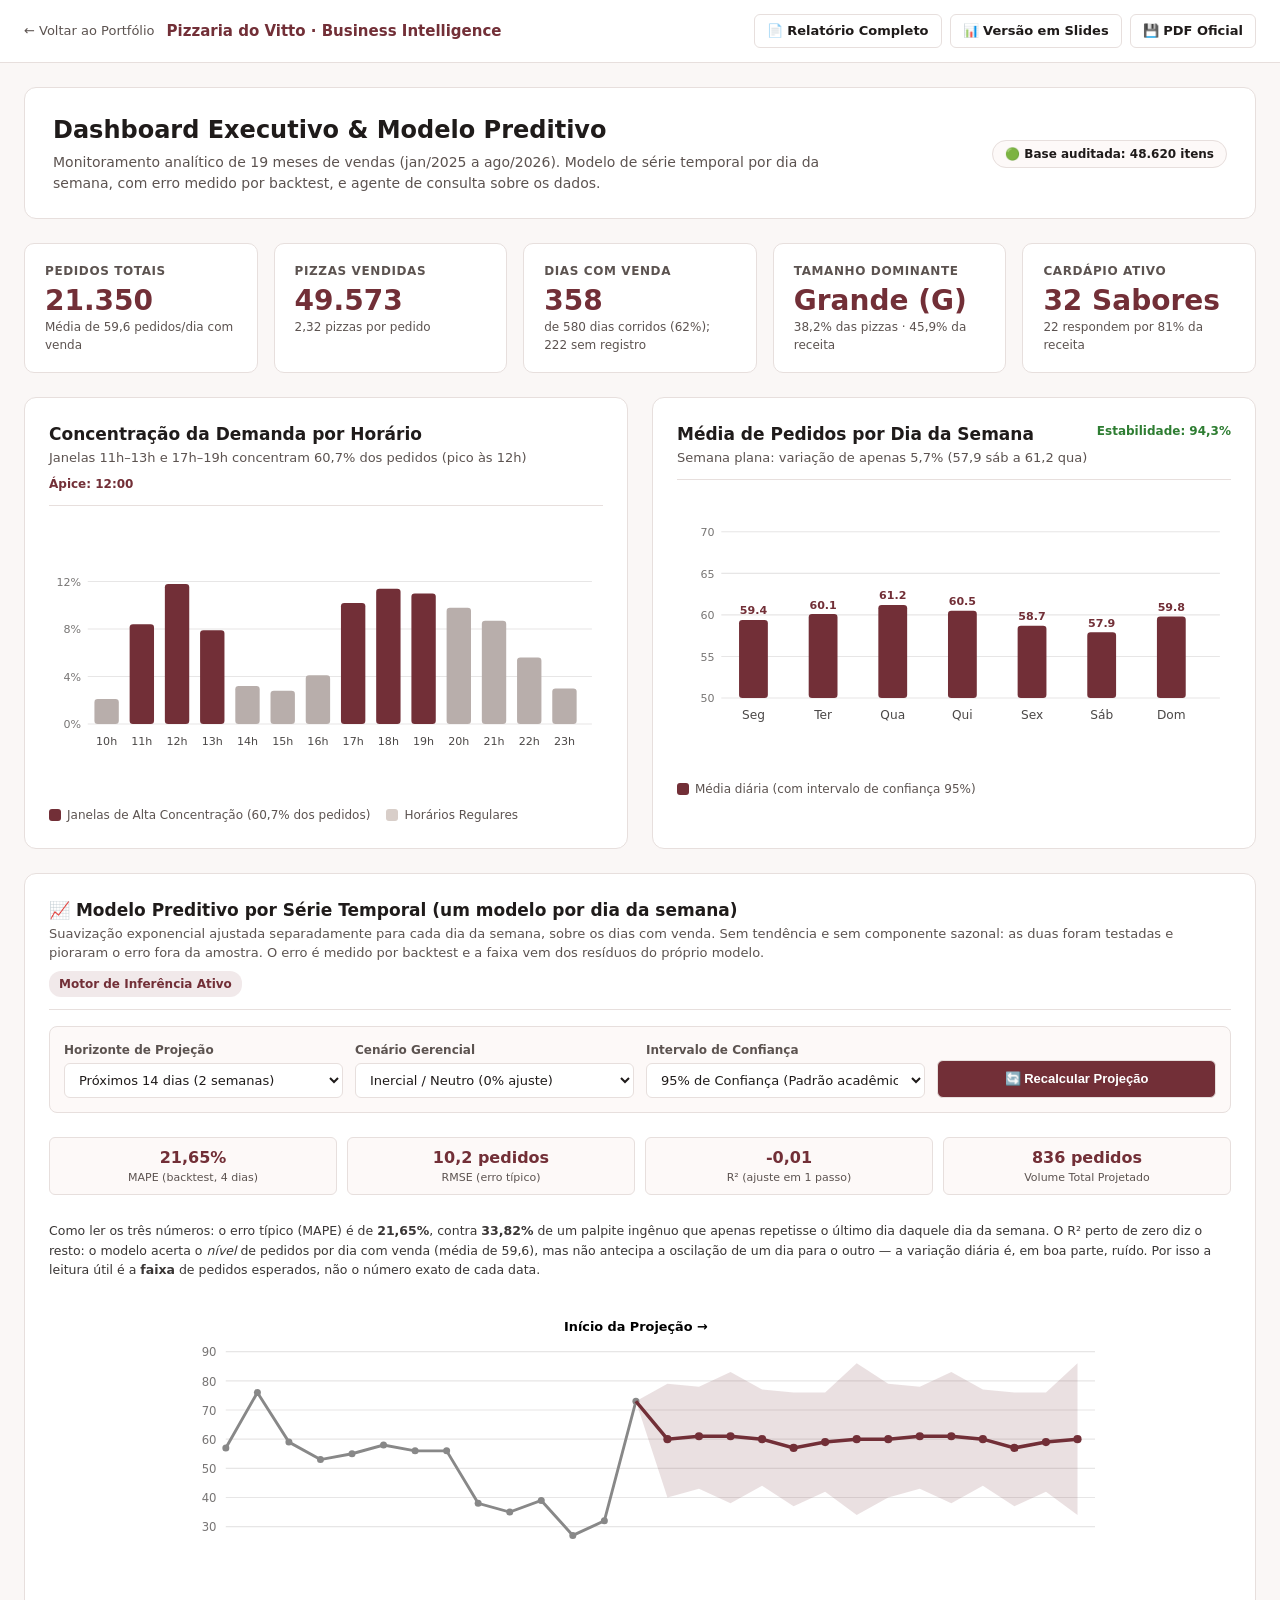
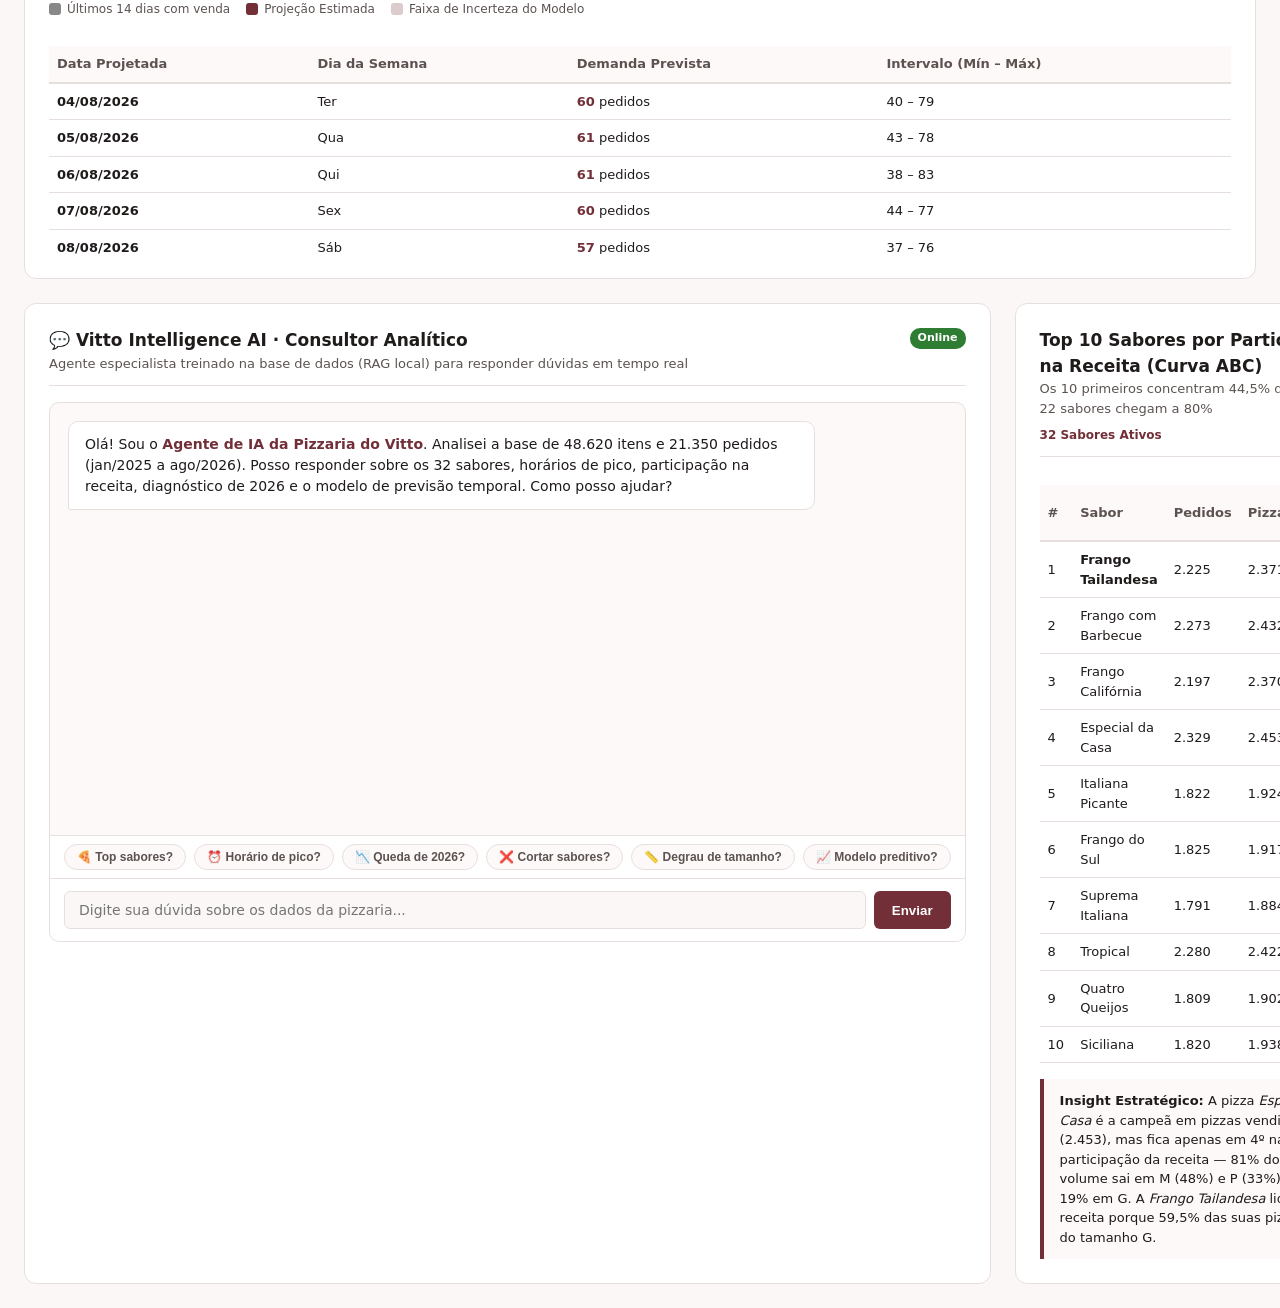
<file: projetos/pizzaria-do-vitto/dashboard.html>
<!DOCTYPE html>
<html lang="pt-BR">
<head>
<meta charset="utf-8" />
<meta name="viewport" content="width=device-width, initial-scale=1" />
<title>Dashboard Analítico & Preditivo — Pizzaria do Vitto</title>
<meta name="author" content="Isadora Sandri" />
<meta name="description" content="Dashboard interativo da Pizzaria do Vitto com modelo de previsão por série temporal e agente de IA conversacional." />
<link rel="icon" href="../../assets/img/favicon.svg" type="image/svg+xml" />
<style>
:root {
  --cor-primaria: #722F37;
  --cor-primaria-escura: #4A1C24;
  --cor-primaria-clara: #C98B96;
  --cor-fundo: #FAF7F6;
  --cor-superficie: #FFFFFF;
  --cor-texto: #1F1B1A;
  --cor-texto-suave: #5C5350;
  --cor-borda: #E7DFDD;
  --cor-card-destaque: #FDF9F8;
  --cor-sucesso: #2E7D32;
  --cor-alerta: #ED6C02;
  --cor-azul: #1976D2;
}

@media (prefers-color-scheme: dark) {
  :root {
    --cor-primaria: #C98B96;
    --cor-primaria-escura: #E8C4CB;
    --cor-primaria-clara: #722F37;
    --cor-fundo: #12100F;
    --cor-superficie: #1C1917;
    --cor-texto: #F2EDEC;
    --cor-texto-suave: #B8AEAB;
    --cor-borda: #2E2927;
    --cor-card-destaque: #25211F;
    --cor-sucesso: #66BB6A;
    --cor-alerta: #FFA726;
    --cor-azul: #64B5F6;
  }
}

* { box-sizing: border-box; margin: 0; padding: 0; }

body {
  font-family: system-ui, -apple-system, "Segoe UI", Roboto, sans-serif;
  background-color: var(--cor-fundo);
  color: var(--cor-texto);
  line-height: 1.5;
  min-height: 100vh;
}

/* Barra de Topo */
.topbar {
  background: var(--cor-superficie);
  border-bottom: 1px solid var(--cor-borda);
  padding: 14px 24px;
  position: sticky; top: 0; z-index: 100;
  display: flex; align-items: center; justify-content: space-between;
  flex-wrap: wrap; gap: 12px;
}
.topbar__marca {
  display: flex; align-items: center; gap: 12px;
  font-size: 15px; font-weight: 700; color: var(--cor-primaria);
  text-decoration: none;
}
.topbar__marca span { color: var(--cor-texto-suave); font-weight: 400; font-size: 13px; }
.topbar__nav {
  display: flex; align-items: center; gap: 8px; flex-wrap: wrap;
}
.btn-nav {
  display: inline-flex; align-items: center; gap: 6px;
  padding: 6px 12px; border-radius: 6px; font-size: 13px; font-weight: 600;
  text-decoration: none; border: 1px solid var(--cor-borda);
  background: var(--cor-superficie); color: var(--cor-texto);
  cursor: pointer; transition: all 0.2s;
}
.btn-nav:hover { background: var(--cor-primaria); color: #fff; border-color: var(--cor-primaria); }

/* Layout Geral */
.painel-conteiner {
  max-width: 1400px; margin: 0 auto;
  padding: 24px; display: flex; flex-direction: column; gap: 24px;
}

/* Banner de Título */
.banner-intro {
  background: var(--cor-superficie);
  border: 1px solid var(--cor-borda);
  border-radius: 12px;
  padding: 24px 28px;
  display: flex; justify-content: space-between; align-items: center;
  flex-wrap: wrap; gap: 16px;
}
.banner-intro__tit { font-size: 24px; font-weight: 800; color: var(--cor-texto); margin-bottom: 4px; }
.banner-intro__desc { color: var(--cor-texto-suave); font-size: 14px; max-width: 780px; }

/* Grade de Métricas (KPIs) */
.grade-kpi {
  display: grid;
  grid-template-columns: repeat(auto-fit, minmax(200px, 1fr));
  gap: 16px;
}
.card-kpi {
  background: var(--cor-superficie);
  border: 1px solid var(--cor-borda);
  border-radius: 10px; padding: 18px 20px;
  transition: transform 0.2s;
}
.card-kpi:hover { transform: translateY(-2px); }
.card-kpi__rotulo { font-size: 12px; text-transform: uppercase; font-weight: 700; color: var(--cor-texto-suave); letter-spacing: 0.05em; }
.card-kpi__valor { font-size: 28px; font-weight: 800; color: var(--cor-primaria); margin: 6px 0 2px 0; line-height: 1.1; }
.card-kpi__sub { font-size: 12px; color: var(--cor-texto-suave); }

/* Seções em Duas Colunas */
.grade-dupla {
  display: grid;
  grid-template-columns: 1fr 1fr;
  gap: 24px;
}
@media (max-width: 1024px) {
  .grade-dupla { grid-template-columns: 1fr; }
}

/* Cartões Gerais */
.cartao-painel {
  background: var(--cor-superficie);
  border: 1px solid var(--cor-borda);
  border-radius: 12px;
  padding: 24px;
  display: flex; flex-direction: column; gap: 16px;
}
.cartao-painel__cabecalho {
  display: flex; justify-content: space-between; align-items: flex-start;
  flex-wrap: wrap; gap: 8px; border-bottom: 1px solid var(--cor-borda);
  padding-bottom: 12px;
}
.cartao-painel__tit { font-size: 17px; font-weight: 700; color: var(--cor-texto); }
.cartao-painel__sub { font-size: 13px; color: var(--cor-texto-suave); }

/* SVG Gráficos Nativos */
.grafico-svg { width: 100%; height: 260px; overflow: visible; }
.grafico-legenda { display: flex; gap: 16px; font-size: 12px; color: var(--cor-texto-suave); flex-wrap: wrap; margin-top: 8px; }
.grafico-legenda span { display: inline-flex; align-items: center; gap: 6px; }
.grafico-legenda-cor { width: 12px; height: 12px; border-radius: 3px; }

/* Controles de Previsão Temporal */
.controles-previsao {
  display: grid; grid-template-columns: repeat(auto-fit, minmax(180px, 1fr));
  gap: 12px; background: var(--cor-card-destaque);
  border: 1px solid var(--cor-borda); border-radius: 8px; padding: 14px;
}
.grupo-campo label { display: block; font-size: 12px; font-weight: 700; margin-bottom: 4px; color: var(--cor-texto-suave); }
.grupo-campo select, .grupo-campo input {
  width: 100%; padding: 8px 10px; border-radius: 6px;
  border: 1px solid var(--cor-borda); background: var(--cor-superficie);
  color: var(--cor-texto); font-size: 13px; font-family: inherit;
}

/* Métricas do Modelo Preditivo */
.metricas-modelo {
  display: grid; grid-template-columns: repeat(4, 1fr);
  gap: 10px; margin-top: 8px;
}
@media (max-width: 600px) { .metricas-modelo { grid-template-columns: 1fr 1fr; } }
.metrica-tag {
  background: var(--cor-card-destaque); border: 1px solid var(--cor-borda);
  border-radius: 6px; padding: 8px 12px; text-align: center;
}
.metrica-tag__val { font-size: 16px; font-weight: 800; color: var(--cor-primaria); }
.metrica-tag__rot { font-size: 11px; color: var(--cor-texto-suave); }

/* Chat com Agente de IA */
.chat-conteiner {
  display: flex; flex-direction: column; height: 540px;
  background: var(--cor-card-destaque); border: 1px solid var(--cor-borda);
  border-radius: 10px; overflow: hidden;
}
.chat-mensagens {
  flex: 1; padding: 18px; overflow-y: auto;
  display: flex; flex-direction: column; gap: 14px;
}
.msg {
  max-width: 85%; padding: 12px 16px; border-radius: 10px;
  font-size: 14px; line-height: 1.5; word-wrap: break-word;
}
.msg--ia {
  align-self: flex-start; background: var(--cor-superficie);
  border: 1px solid var(--cor-borda); color: var(--cor-texto);
  border-bottom-left-radius: 2px;
}
.msg--ia strong { color: var(--cor-primaria); }
.msg--usuario {
  align-self: flex-end; background: var(--cor-primaria);
  color: #FFFFFF; border-bottom-right-radius: 2px;
}
.chat-chips {
  padding: 8px 14px; display: flex; gap: 8px; overflow-x: auto;
  background: var(--cor-superficie); border-top: 1px solid var(--cor-borda);
  white-space: nowrap;
}
.chat-chip-btn {
  background: var(--cor-card-destaque); border: 1px solid var(--cor-borda);
  border-radius: 20px; padding: 5px 12px; font-size: 12px; font-weight: 600;
  color: var(--cor-texto-suave); cursor: pointer; transition: all 0.2s;
}
.chat-chip-btn:hover {
  background: var(--cor-primaria); color: #fff; border-color: var(--cor-primaria);
}
.chat-input-bar {
  padding: 12px 14px; background: var(--cor-superficie);
  border-top: 1px solid var(--cor-borda); display: flex; gap: 8px;
}
.chat-input-bar input {
  flex: 1; padding: 10px 14px; border: 1px solid var(--cor-borda);
  border-radius: 6px; font-size: 14px; font-family: inherit;
  background: var(--cor-fundo); color: var(--cor-texto);
}
.chat-input-bar button {
  padding: 10px 18px; background: var(--cor-primaria);
  color: #fff; border: none; border-radius: 6px; font-weight: 700;
  cursor: pointer; transition: background 0.2s;
}
.chat-input-bar button:hover { background: var(--cor-primaria-escura); }

/* Tabela de Previsão */
.tabela-prev {
  width: 100%; border-collapse: collapse; font-size: 13px; margin-top: 12px;
}
.tabela-prev th {
  text-align: left; padding: 8px; background: var(--cor-card-destaque);
  border-bottom: 2px solid var(--cor-borda); color: var(--cor-texto-suave);
}
.tabela-prev td {
  padding: 8px; border-bottom: 1px solid var(--cor-borda);
}
</style>
</head>
<body>

  <!-- Topbar -->
  <header class="topbar">
    <a href="../../index.html#projetos" class="topbar__marca">
      <span>← Voltar ao Portfólio</span>
      <strong>Pizzaria do Vitto · Business Intelligence</strong>
    </a>
    <nav class="topbar__nav">
      <a href="relatorio.html" class="btn-nav">📄 Relatório Completo</a>
      <a href="slides.html" class="btn-nav">📊 Versão em Slides</a>
      <a href="relatorio-pizzaria-do-vitto.pdf" download class="btn-nav">💾 PDF Oficial</a>
    </nav>
  </header>

  <main class="painel-conteiner">
    
    <!-- Banner de Introdução -->
    <section class="banner-intro">
      <div>
        <h1 class="banner-intro__tit">Dashboard Executivo & Modelo Preditivo</h1>
        <p class="banner-intro__desc">
          Monitoramento analítico de 19 meses de vendas (jan/2025 a ago/2026). Modelo de série temporal por dia da semana, com erro medido por backtest, e agente de consulta sobre os dados.
        </p>
      </div>
      <div>
        <span style="font-size: 12px; font-weight: 700; background: var(--cor-card-destaque); border: 1px solid var(--cor-borda); padding: 6px 12px; border-radius: 20px;">
          🟢 Base auditada: 48.620 itens
        </span>
      </div>
    </section>

    <!-- Métricas Chave (KPIs) -->
    <section class="grade-kpi" aria-label="Indicadores Chave">
      <div class="card-kpi">
        <div class="card-kpi__rotulo">Pedidos Totais</div>
        <div class="card-kpi__valor">21.350</div>
        <div class="card-kpi__sub">Média de 59,6 pedidos/dia com venda</div>
      </div>
      <div class="card-kpi">
        <div class="card-kpi__rotulo">Pizzas Vendidas</div>
        <div class="card-kpi__valor">49.573</div>
        <div class="card-kpi__sub">2,32 pizzas por pedido</div>
      </div>
      <div class="card-kpi">
        <div class="card-kpi__rotulo">Dias com Venda</div>
        <div class="card-kpi__valor">358</div>
        <div class="card-kpi__sub">de 580 dias corridos (62%); 222 sem registro</div>
      </div>
      <div class="card-kpi">
        <div class="card-kpi__rotulo">Tamanho Dominante</div>
        <div class="card-kpi__valor">Grande (G)</div>
        <div class="card-kpi__sub">38,2% das pizzas · 45,9% da receita</div>
      </div>
      <div class="card-kpi">
        <div class="card-kpi__rotulo">Cardápio Ativo</div>
        <div class="card-kpi__valor">32 Sabores</div>
        <div class="card-kpi__sub">22 respondem por 81% da receita</div>
      </div>
    </section>

    <!-- Gráficos Principais: Demanda Horária e Semanal -->
    <div class="grade-dupla">
      <!-- Gráfico 1: Concentração Horária -->
      <article class="cartao-painel">
        <div class="cartao-painel__cabecalho">
          <div>
            <h2 class="cartao-painel__tit">Concentração da Demanda por Horário</h2>
            <p class="cartao-painel__sub">Janelas 11h–13h e 17h–19h concentram 60,7% dos pedidos (pico às 12h)</p>
          </div>
          <span style="font-size: 12px; color: var(--cor-primaria); font-weight: 700;">Ápice: 12:00</span>
        </div>
        <svg class="grafico-svg" viewBox="0 0 500 220" id="svg-horario" aria-label="Gráfico de pedidos por hora"></svg>
        <div class="grafico-legenda">
          <span><span class="grafico-legenda-cor" style="background: var(--cor-primaria);"></span> Janelas de Alta Concentração (60,7% dos pedidos)</span>
          <span><span class="grafico-legenda-cor" style="background: #D8CEC9;"></span> Horários Regulares</span>
        </div>
      </article>

      <!-- Gráfico 2: Estabilidade Semanal -->
      <article class="cartao-painel">
        <div class="cartao-painel__cabecalho">
          <div>
            <h2 class="cartao-painel__tit">Média de Pedidos por Dia da Semana</h2>
            <p class="cartao-painel__sub">Semana plana: variação de apenas 5,7% (57,9 sáb a 61,2 qua)</p>
          </div>
          <span style="font-size: 12px; color: var(--cor-sucesso); font-weight: 700;">Estabilidade: 94,3%</span>
        </div>
        <svg class="grafico-svg" viewBox="0 0 500 220" id="svg-semana" aria-label="Gráfico de pedidos por dia da semana"></svg>
        <div class="grafico-legenda">
          <span><span class="grafico-legenda-cor" style="background: var(--cor-primaria);"></span> Média diária (com intervalo de confiança 95%)</span>
        </div>
      </article>
    </div>

    <!-- MÓDULO DO MODELO DE PREVISÃO TEMPORAL -->
    <section class="cartao-painel" id="secao-previsao">
      <div class="cartao-painel__cabecalho">
        <div>
          <h2 class="cartao-painel__tit">📈 Modelo Preditivo por Série Temporal (um modelo por dia da semana)</h2>
          <p class="cartao-painel__sub">Suavização exponencial ajustada separadamente para cada dia da semana, sobre os dias com venda. Sem tendência e sem componente sazonal: as duas foram testadas e pioraram o erro fora da amostra. O erro é medido por backtest e a faixa vem dos resíduos do próprio modelo.</p>
        </div>
        <div style="font-size: 12px; background: rgba(114,47,55,0.1); color: var(--cor-primaria); padding: 4px 10px; border-radius: 12px; font-weight: 700;">
          Motor de Inferência Ativo
        </div>
      </div>

      <!-- Controles da Previsão -->
      <div class="controles-previsao">
        <div class="grupo-campo">
          <label for="sel-horizonte">Horizonte de Projeção</label>
          <select id="sel-horizonte">
            <option value="7">Próximos 7 dias (1 semana)</option>
            <option value="14" selected>Próximos 14 dias (2 semanas)</option>
            <option value="30">Próximos 30 dias (1 mês)</option>
            <option value="60">Próximos 60 dias (2 meses)</option>
          </select>
        </div>
        <div class="grupo-campo">
          <label for="sel-cenario">Cenário Gerencial</label>
          <select id="sel-cenario">
            <option value="inercial" selected>Inercial / Neutro (0% ajuste)</option>
            <option value="upsell">Ações 1 & 2 Ativas (+4,5% demanda)</option>
            <option value="otimista">Otimista / Expansão (+8% demanda)</option>
            <option value="conservador">Conservador (−5% flutuação)</option>
          </select>
        </div>
        <div class="grupo-campo">
          <label for="sel-confianca">Intervalo de Confiança</label>
          <select id="sel-confianca">
            <option value="0.90">90% de Confiança (Faixa estreita)</option>
            <option value="0.95" selected>95% de Confiança (Padrão acadêmico)</option>
            <option value="0.99">99% de Confiança (Faixa ampla)</option>
          </select>
        </div>
        <div class="grupo-campo" style="display: flex; align-items: flex-end;">
          <button type="button" id="btn-recalcular" class="btn-nav" style="width: 100%; height: 38px; justify-content: center; background: var(--cor-primaria); color: #fff;">
            🔄 Recalcular Projeção
          </button>
        </div>
      </div>

      <!-- Métricas do Modelo — calculadas em JavaScript sobre a série real -->
      <div class="metricas-modelo">
        <div class="metrica-tag">
          <div class="metrica-tag__val" id="val-mape">—</div>
          <div class="metrica-tag__rot">MAPE (backtest, 4 dias)</div>
        </div>
        <div class="metrica-tag">
          <div class="metrica-tag__val" id="val-rmse">—</div>
          <div class="metrica-tag__rot">RMSE (erro típico)</div>
        </div>
        <div class="metrica-tag">
          <div class="metrica-tag__val" id="val-r2">—</div>
          <div class="metrica-tag__rot">R² (ajuste em 1 passo)</div>
        </div>
        <div class="metrica-tag">
          <div class="metrica-tag__val" id="val-proj-total">—</div>
          <div class="metrica-tag__rot">Volume Total Projetado</div>
        </div>
      </div>

      <p id="nota-modelo" style="font-size: 12.5px; line-height: 1.55; margin: 10px 0 0; opacity: 0.88;">Calculando os indicadores do modelo…</p>

      <!-- Gráfico da Série Histórica + Previsão -->
      <div style="margin-top: 10px;">
        <svg class="grafico-svg" viewBox="0 0 800 240" id="svg-serie-previsao" style="height: 280px;" aria-label="Curva histórica e projeção de série temporal"></svg>
        <div class="grafico-legenda">
          <span><span class="grafico-legenda-cor" style="background: #888;"></span> Últimos 14 dias com venda</span>
          <span><span class="grafico-legenda-cor" style="background: var(--cor-primaria);"></span> Projeção Estimada</span>
          <span><span class="grafico-legenda-cor" style="background: rgba(114,47,55,0.25);"></span> Faixa de Incerteza do Modelo</span>
        </div>
      </div>

      <!-- Tabela Detalhada com os Próximos Dias Projetados -->
      <div style="overflow-x: auto; max-height: 220px;">
        <table class="tabela-prev" id="tabela-projecao">
          <thead>
            <tr>
              <th>Data Projetada</th>
              <th>Dia da Semana</th>
              <th>Demanda Prevista</th>
              <th>Intervalo (Mín – Máx)</th>
            </tr>
          </thead>
          <tbody id="corpo-tabela-projecao"></tbody>
        </table>
      </div>
    </section>

    <!-- MÓDULO DO CHAT COM AGENTE DE IA ESPECIALISTA -->
    <div class="grade-dupla">
      
      <!-- Chat Conversacional -->
      <section class="cartao-painel">
        <div class="cartao-painel__cabecalho">
          <div>
            <h2 class="cartao-painel__tit">💬 Vitto Intelligence AI · Consultor Analítico</h2>
            <p class="cartao-painel__sub">Agente especialista treinado na base de dados (RAG local) para responder dúvidas em tempo real</p>
          </div>
          <span style="font-size: 11px; background: var(--cor-sucesso); color: #fff; padding: 2px 8px; border-radius: 10px; font-weight: 700;">Online</span>
        </div>

        <div class="chat-conteiner">
          <div class="chat-mensagens" id="chat-mensagens">
            <div class="msg msg--ia">
              Olá! Sou o <strong>Agente de IA da Pizzaria do Vitto</strong>. Analisei a base de 48.620 itens e 21.350 pedidos (jan/2025 a ago/2026). Posso responder sobre os 32 sabores, horários de pico, participação na receita, diagnóstico de 2026 e o modelo de previsão temporal. Como posso ajudar?
            </div>
          </div>

          <!-- Sugestões de Perguntas Rápidas -->
          <div class="chat-chips">
            <button type="button" class="chat-chip-btn" data-pergunta="Quais os sabores com maior participação na receita?">🍕 Top sabores?</button>
            <button type="button" class="chat-chip-btn" data-pergunta="Qual o melhor horário para reforçar equipe e forno?">⏰ Horário de pico?</button>
            <button type="button" class="chat-chip-btn" data-pergunta="Por que os pedidos de 2026 caíram?">📉 Queda de 2026?</button>
            <button type="button" class="chat-chip-btn" data-pergunta="Vale a pena cortar o sabor The Brie Carre?">❌ Cortar sabores?</button>
            <button type="button" class="chat-chip-btn" data-pergunta="Qual o impacto de subir de tamanho M para G?">📏 Degrau de tamanho?</button>
            <button type="button" class="chat-chip-btn" data-pergunta="Como funciona o modelo de previsão temporal?">📈 Modelo preditivo?</button>
          </div>

          <!-- Barra de Envio -->
          <form class="chat-input-bar" id="form-chat">
            <input type="text" id="campo-chat" placeholder="Digite sua dúvida sobre os dados da pizzaria..." autocomplete="off" />
            <button type="submit">Enviar</button>
          </form>
        </div>
      </section>

      <!-- Cartão Informativo de Apoio ao Chat e Curva ABC -->
      <section class="cartao-painel">
        <div class="cartao-painel__cabecalho">
          <div>
            <h2 class="cartao-painel__tit">Top 10 Sabores por Participação na Receita (Curva ABC)</h2>
            <p class="cartao-painel__sub">Os 10 primeiros concentram 44,5% da receita · 22 sabores chegam a 80%</p>
          </div>
          <span style="font-size: 12px; font-weight: 700; color: var(--cor-primaria);">32 Sabores Ativos</span>
        </div>

        <div style="overflow-x: auto;">
          <table class="tabela-prev">
            <thead>
              <tr>
                <th>#</th>
                <th>Sabor</th>
                <th>Pedidos</th>
                <th>Pizzas</th>
                <th>% Part.</th>
              </tr>
            </thead>
            <tbody>
              <tr><td>1</td><td><strong>Frango Tailandesa</strong></td><td>2.225</td><td>2.371</td><td>5,3%</td></tr>
              <tr><td>2</td><td>Frango com Barbecue</td><td>2.273</td><td>2.432</td><td>5,2%</td></tr>
              <tr><td>3</td><td>Frango Califórnia</td><td>2.197</td><td>2.370</td><td>5,1%</td></tr>
              <tr><td>4</td><td>Especial da Casa</td><td>2.329</td><td>2.453</td><td>4,7%</td></tr>
              <tr><td>5</td><td>Italiana Picante</td><td>1.822</td><td>1.924</td><td>4,3%</td></tr>
              <tr><td>6</td><td>Frango do Sul</td><td>1.825</td><td>1.917</td><td>4,2%</td></tr>
              <tr><td>7</td><td>Suprema Italiana</td><td>1.791</td><td>1.884</td><td>4,1%</td></tr>
              <tr><td>8</td><td>Tropical</td><td>2.280</td><td>2.422</td><td>4,0%</td></tr>
              <tr><td>9</td><td>Quatro Queijos</td><td>1.809</td><td>1.902</td><td>4,0%</td></tr>
              <tr><td>10</td><td>Siciliana</td><td>1.820</td><td>1.938</td><td>3,8%</td></tr>
            </tbody>
          </table>
        </div>

        <div style="background: var(--cor-card-destaque); border-left: 4px solid var(--cor-primaria); padding: 12px 16px; border-radius: 0 6px 6px 0; font-size: 13px;">
          <strong>Insight Estratégico:</strong> A pizza <em>Especial da Casa</em> é a campeã em pizzas vendidas (2.453), mas fica apenas em 4º na participação da receita — 81% do seu volume sai em M (48%) e P (33%), com só 19% em G. A <em>Frango Tailandesa</em> lidera a receita porque 59,5% das suas pizzas são do tamanho G.
        </div>
      </section>

    </div>

  </main>

  <script>
    "use strict";

    (function() {
      // 1. Renderização dos Gráficos em SVG
      function renderizarGraficoHorario() {
        const svg = document.getElementById('svg-horario');
        // Horas das 10h às 23h e % aproximada de pedidos
        const dadosHoras = [
          { hora: '10h', pct: 2.1, pico: false },
          { hora: '11h', pct: 8.4, pico: true },
          { hora: '12h', pct: 11.8, pico: true },
          { hora: '13h', pct: 7.9, pico: true },
          { hora: '14h', pct: 3.2, pico: false },
          { hora: '15h', pct: 2.8, pico: false },
          { hora: '16h', pct: 4.1, pico: false },
          { hora: '17h', pct: 10.2, pico: true },
          { hora: '18h', pct: 11.4, pico: true },
          { hora: '19h', pct: 11.0, pico: true },
          { hora: '20h', pct: 9.8, pico: false },
          { hora: '21h', pct: 8.7, pico: false },
          { hora: '22h', pct: 5.6, pico: false },
          { hora: '23h', pct: 3.0, pico: false }
        ];

        const largura = 500, altura = 200, padX = 35, padY = 25;
        const barWidth = 22;
        const maxPct = 14;

        let html = '';
        // Eixo Y e linhas de grade
        for (let y = 0; y <= maxPct; y += 4) {
          const yPos = altura - padY - ((y / maxPct) * (altura - padY * 2));
          html += `<line x1="${padX}" y1="${yPos}" x2="${largura - 10}" y2="${yPos}" stroke="currentColor" opacity="0.1" />`;
          html += `<text x="${padX - 6}" y="${yPos + 4}" font-size="10" text-anchor="end" fill="currentColor" opacity="0.6">${y}%</text>`;
        }

        // Barras
        const step = (largura - padX - 20) / dadosHoras.length;
        dadosHoras.forEach((d, i) => {
          const x = padX + i * step + 6;
          const barH = (d.pct / maxPct) * (altura - padY * 2);
          const y = altura - padY - barH;
          const cor = d.pico ? "var(--cor-primaria)" : "#B8AEAB";

          html += `<rect x="${x}" y="${y}" width="${barWidth}" height="${barH}" rx="3" fill="${cor}">
            <title>${d.hora}: ${d.pct}% dos pedidos</title>
          </rect>`;
          html += `<text x="${x + barWidth / 2}" y="${altura - 6}" font-size="10" text-anchor="middle" fill="currentColor" opacity="0.8">${d.hora}</text>`;
        });

        svg.innerHTML = html;
      }

      function renderizarGraficoSemana() {
        const svg = document.getElementById('svg-semana');
        const dadosDias = [
          { dia: 'Seg', media: 59.4 },
          { dia: 'Ter', media: 60.1 },
          { dia: 'Qua', media: 61.2 },
          { dia: 'Qui', media: 60.5 },
          { dia: 'Sex', media: 58.7 },
          { dia: 'Sáb', media: 57.9 },
          { dia: 'Dom', media: 59.8 }
        ];

        const largura = 500, altura = 200, padX = 40, padY = 25;
        const minVal = 50, maxVal = 70;
        const step = (largura - padX - 20) / dadosDias.length;

        let html = '';
        for (let val = 50; val <= 70; val += 5) {
          const yPos = altura - padY - (((val - minVal) / (maxVal - minVal)) * (altura - padY * 2));
          html += `<line x1="${padX}" y1="${yPos}" x2="${largura - 10}" y2="${yPos}" stroke="currentColor" opacity="0.1" />`;
          html += `<text x="${padX - 6}" y="${yPos + 4}" font-size="10" text-anchor="end" fill="currentColor" opacity="0.6">${val}</text>`;
        }

        dadosDias.forEach((d, i) => {
          const x = padX + i * step + 16;
          const barH = ((d.media - minVal) / (maxVal - minVal)) * (altura - padY * 2);
          const y = altura - padY - barH;

          // Barra
          html += `<rect x="${x}" y="${y}" width="26" height="${barH}" rx="3" fill="var(--cor-primaria)">
            <title>${d.dia}: ${d.media} pedidos/dia em média</title>
          </rect>`;
          // Valor no topo
          html += `<text x="${x + 13}" y="${y - 5}" font-size="10" text-anchor="middle" font-weight="700" fill="var(--cor-primaria)">${d.media}</text>`;
          // Label do dia
          html += `<text x="${x + 13}" y="${altura - 6}" font-size="11" text-anchor="middle" fill="currentColor" opacity="0.8">${d.dia}</text>`;
        });

        svg.innerHTML = html;
      }

      // 2. Motor de Previsão por Série Temporal — um modelo por dia da semana
      //    Série real: pedidos por dia COM VENDA, extraídos de dados brutos/dados da pizzaria.csv
      //    (358 dias com venda, 21.350 pedidos, 01/01/2025 a 03/08/2026).
      //    Modelo: suavização exponencial simples (sem tendência e sem componente sazonal).
      //    A busca por tendência (beta > 0) e o ajuste de ciclo semanal pioraram o erro
      //    fora da amostra: a demanda diária é estável e oscila em torno do mesmo nível.
      const SERIE_DIA = {
        "Dom": [52,72,55,55,65,53,61,56,58,62,49,60,62,60,67,71,48,58,61,64,68,55,68,48,53,93,58,55,57,58,54,50,53,59,60,61,60,49,55,56,63,48,59,61,60,72,52,58,38],
        "Seg": [62,48,68,54,57,71,37,55,58,66,66,54,61,63,70,53,49,62,58,56,51,61,54,60,105,66,54,82,57,67,58,69,62,69,59,41,61,67,58,57,62,52,60,58,57,69,49,67,49,43,113,61,65,58,76,35,73],
        "Ter": [54,62,51,69,66,60,54,57,61,71,53,62,51,56,56,62,64,53,55,62,62,55,71,63,49,48,59,56,58,54,51,64,53,58,54,65,68,55,55,60,57,66,49,54,56,57,45,62,58,61,46,115,61,62,59,56],
        "Qua": [69,64,65,56,51,87,59,56,54,59,71,71,65,66,60,64,56,63,56,57,71,50,65,64,55,66,41,59,65,53,60,81,57,59,59,59,72,61,84,61,72,55,62,58,56,59,55,58,56,39],
        "Qui": [67,52,62,63,63,66,55,58,59,56,62,37,62,52,66,59,75,49,69,59,55,69,48,56,71,58,71,53,60,74,59,56,48,61,62,60,60,61,61,107,59,63,73,45,67,48,59,73,53,27],
        "Sex": [58,67,64,58,61,69,73,49,64,56,61,71,50,50,62,67,55,55,46,54,72,54,74,59,63,53,62,75,48,61,72,54,68,47,65,59,53,61,42,63,59,56,48,65,52,56,56,69],
        "Sáb": [66,55,51,44,62,58,49,63,66,59,58,60,67,59,50,57,68,60,94,59,59,61,73,62,45,53,56,59,49,65,64,55,60,48,77,48,61,64,45,49,61,61,61,46,50,57,55,32]
      };

      // Últimos 14 dias com venda (datas reais, para o trecho histórico do gráfico)
      const OBS_RECENTES = [
        { d: '2026-07-11', v: 57 }, { d: '2026-07-13', v: 76 }, { d: '2026-07-14', v: 59 },
        { d: '2026-07-16', v: 53 }, { d: '2026-07-18', v: 55 }, { d: '2026-07-19', v: 58 },
        { d: '2026-07-21', v: 56 }, { d: '2026-07-22', v: 56 }, { d: '2026-07-26', v: 38 },
        { d: '2026-07-27', v: 35 }, { d: '2026-07-29', v: 39 }, { d: '2026-07-30', v: 27 },
        { d: '2026-08-01', v: 32 }, { d: '2026-08-03', v: 73 }
      ];

      const DIAS_INDICE = ['Dom', 'Seg', 'Ter', 'Qua', 'Qui', 'Sex', 'Sáb'];
      const ALPHA = 0.02;   // peso da observação mais recente; escolhido por busca em grade (menor erro em 1 passo)

      /**
       * Suavização exponencial simples: o nível é atualizado a cada observação.
       * Sem tendência e sem sazonalidade — as duas foram testadas e pioraram o erro.
       * Retorna o nível final, os valores ajustados, os resíduos e o desvio residual.
       */
      function suavizar(serie, alpha) {
        const inicio = Math.min(5, serie.length);
        let nivel = serie.slice(0, inicio).reduce((a, v) => a + v, 0) / inicio;
        const ajustado = [nivel];
        const residuos = [];
        for (let t = 1; t < serie.length; t++) {
          ajustado.push(nivel);
          residuos.push(serie[t] - nivel);
          nivel = alpha * serie[t] + (1 - alpha) * nivel;
        }
        const graus = Math.max(residuos.length - 1, 1);
        const sse = residuos.reduce((a, e) => a + e * e, 0);
        return { nivel, ajustado, residuos, sd: Math.sqrt(sse / graus), sse };
      }

      /** Previsão de um dia da semana "passo" semanas à frente, com faixa de incerteza. */
      function preverDiaSemana(serie, passo, z) {
        const m = suavizar(serie, ALPHA);
        const valor = m.nivel;
        // A variância da previsão cresce apenas com alpha² por passo (praticamente plana)
        const erro = m.sd * Math.sqrt(1 + (passo - 1) * ALPHA * ALPHA);
        return { valor, min: valor - z * erro, max: valor + z * erro };
      }

      /**
       * Indicadores de qualidade calculados sobre a série real:
       * R² e RMSE vêm do ajuste em 1 passo; o MAPE vem de um backtest que treina
       * sem os 4 últimos dias de cada dia da semana e prevê esses 4.
       * Também devolve o MAPE do "palpite ingênuo" (repetir o último dia),
       * que serve de comparação obrigatória.
       */
      function calcularQualidadeModelo() {
        let sse = 0, n = 0, somaY = 0, totalObs = 0;
        let somaMape = 0, somaMapeIngenuo = 0, nTeste = 0;

        for (const dia in SERIE_DIA) {
          const serie = SERIE_DIA[dia];
          const m = suavizar(serie, ALPHA);
          for (let i = 1; i < serie.length; i++) {
            const erro = serie[i] - m.ajustado[i];
            sse += erro * erro;
            n++;
          }
          serie.forEach(v => { somaY += v; totalObs++; });

          const k = Math.min(4, serie.length - 6);
          const treino = serie.slice(0, serie.length - k);
          const teste = serie.slice(serie.length - k);
          const bt = suavizar(treino, ALPHA);
          teste.forEach((y, i) => {
            somaMape += Math.abs((y - bt.nivel) / y);
            somaMapeIngenuo += Math.abs((y - treino[treino.length - 1]) / y);
          });
          nTeste += teste.length;
        }

        const mediaY = somaY / totalObs;
        let sst = 0;
        for (const dia in SERIE_DIA) {
          SERIE_DIA[dia].forEach(v => { sst += (v - mediaY) * (v - mediaY); });
        }

        return {
          r2: 1 - sse / sst,
          rmse: Math.sqrt(sse / n),
          mape: (somaMape / nTeste) * 100,
          mapeIngenuo: (somaMapeIngenuo / nTeste) * 100,
          mediaDiaria: mediaY
        };
      }

      function atualizarMetricasModelo() {
        const q = calcularQualidadeModelo();
        const fmtPct = new Intl.NumberFormat('pt-BR', { minimumFractionDigits: 2, maximumFractionDigits: 2 });
        const fmtNum = new Intl.NumberFormat('pt-BR', { minimumFractionDigits: 1, maximumFractionDigits: 1 });
        const fmtDec = new Intl.NumberFormat('pt-BR', { minimumFractionDigits: 2, maximumFractionDigits: 2 });

        const elMape = document.getElementById('val-mape');
        const elRmse = document.getElementById('val-rmse');
        const elR2 = document.getElementById('val-r2');
        const nota = document.getElementById('nota-modelo');

        elMape.textContent = fmtPct.format(q.mape) + '%';
        elMape.parentElement.title = 'Backtest: treina sem os 4 últimos dias de cada dia da semana e prevê esses 4.';

        elRmse.textContent = fmtNum.format(q.rmse) + ' pedidos';
        elRmse.parentElement.title = 'Erro típico de uma previsão de um passo, em pedidos por dia com venda. Desvio-padrão dos dias observados: cerca de 10 pedidos.';

        elR2.textContent = fmtDec.format(q.r2);
        elR2.parentElement.title = 'Quanto da variação diária o modelo explica. Perto de zero significa que ele acerta o nível médio, mas não antecipa a oscilação de um dia para o outro.';

        if (nota) {
          nota.innerHTML = 'Como ler os três números: o erro típico (MAPE) é de <strong>' + fmtPct.format(q.mape) +
            '%</strong>, contra <strong>' + fmtPct.format(q.mapeIngenuo) + '%</strong> de um palpite ingênuo que apenas repetisse o último dia daquele dia da semana. ' +
            'O R² perto de zero diz o resto: o modelo acerta o <em>nível</em> de pedidos por dia com venda (média de ' +
            fmtNum.format(q.mediaDiaria) + '), mas não antecipa a oscilação de um dia para o outro — a variação diária é, em boa parte, ruído. ' +
            'Por isso a leitura útil é a <strong>faixa</strong> de pedidos esperados, não o número exato de cada data.';
        }
      }

      function executarPrevisaoTemporal() {
        const horizonte = parseInt(document.getElementById('sel-horizonte').value, 10);
        const cenario = document.getElementById('sel-cenario').value;
        const confianca = parseFloat(document.getElementById('sel-confianca').value);

        // Fatores de cenário — hipóteses aplicadas sobre a projeção, não resultados observados
        let multCenario = 1.0;
        if (cenario === 'upsell') multCenario = 1.045;
        else if (cenario === 'otimista') multCenario = 1.08;
        else if (cenario === 'conservador') multCenario = 0.95;

        // Z conforme o nível de confiança escolhido (90% = 1,64 · 95% = 1,96 · 99% = 2,58)
        let zScore = 1.96;
        if (confianca === 0.90) zScore = 1.64;
        else if (confianca === 0.99) zScore = 2.58;

        atualizarMetricasModelo();

        // Histórico: os 14 últimos dias COM VENDA registrados na base (dados reais, sem simulação)
        const dadosHistoricos = OBS_RECENTES.map(o => o.v);

        // Projeção dia a dia — cada data usa o modelo do seu dia da semana
        const dadosProjetados = [];
        const linhasTabela = [];
        const passosPorDia = { Dom: 0, Seg: 0, Ter: 0, Qua: 0, Qui: 0, Sex: 0, Sáb: 0 };
        let somaPedidosProj = 0;
        const dataBase = new Date(2026, 7, 4); // 04/08/2026: dia seguinte ao último registro da base

        for (let h = 0; h < horizonte; h++) {
          const dataProj = new Date(dataBase);
          dataProj.setDate(dataBase.getDate() + h);

          const diaSemana = DIAS_INDICE[dataProj.getDay()];
          passosPorDia[diaSemana] += 1;

          const f = preverDiaSemana(SERIE_DIA[diaSemana], passosPorDia[diaSemana], zScore);
          const valorEsperado = Math.max(0, Math.round(f.valor * multCenario));
          const minVal = Math.max(0, Math.round(f.min * multCenario));
          const maxVal = Math.max(minVal, Math.round(f.max * multCenario));

          somaPedidosProj += valorEsperado;

          dadosProjetados.push({
            diaIndex: h,
            dataStr: dataProj.toLocaleDateString('pt-BR'),
            diaNome: diaSemana,
            prev: valorEsperado,
            min: minVal,
            max: maxVal
          });

          if (h < 14) { // Exibe os 14 primeiros na tabela
            linhasTabela.push(`
              <tr>
                <td><strong>${dataProj.toLocaleDateString('pt-BR')}</strong></td>
                <td>${diaSemana}</td>
                <td><strong style="color: var(--cor-primaria);">${valorEsperado}</strong> pedidos</td>
                <td>${minVal} – ${maxVal}</td>
              </tr>
            `);
          }
        }

        // Atualiza Métricas no Painel
        document.getElementById('val-proj-total').textContent = `${somaPedidosProj.toLocaleString('pt-BR')} pedidos`;
        document.getElementById('corpo-tabela-projecao').innerHTML = linhasTabela.join('');

        // Renderiza o Gráfico SVG da Série Histórica + Projeção
        renderizarGraficoSerieTemporal(dadosHistoricos, dadosProjetados);
      }

      function renderizarGraficoSerieTemporal(historico, projecao) {
        const svg = document.getElementById('svg-serie-previsao');
        const largura = 800, altura = 240, padX = 45, padY = 30;
        const totalPontos = historico.length + projecao.length;
        const stepX = (largura - padX - 25) / (totalPontos - 1);

        const todosValores = [...historico, ...projecao.map(p => p.max), ...projecao.map(p => p.min)];
        const minVal = Math.min(...todosValores) - 5;
        const maxVal = Math.max(...todosValores) + 8;

        function getCoordY(val) {
          return altura - padY - (((val - minVal) / (maxVal - minVal)) * (altura - padY * 2));
        }

        let html = '';

        // Linhas de Grade
        for (let y = Math.ceil(minVal / 10) * 10; y <= maxVal; y += 10) {
          const yPos = getCoordY(y);
          html += `<line x1="${padX}" y1="${yPos}" x2="${largura - 10}" y2="${yPos}" stroke="currentColor" opacity="0.1" />`;
          html += `<text x="${padX - 8}" y="${yPos + 4}" font-size="10" text-anchor="end" fill="currentColor" opacity="0.6">${y}</text>`;
        }

        // Linha divisória vertical (Hoje / Início da Projeção)
        const xDivisor = padX + (historico.length - 1) * stepX;
        html += `<line x1="${xDivisor}" y1="${padY}" x2="${xDivisor}" y2="${altura - padY}" stroke="var(--cor-destaque)" stroke-dasharray="4,4" opacity="0.8" />`;
        html += `<text x="${xDivisor}" y="${padY - 8}" font-size="11" font-weight="700" text-anchor="middle" fill="var(--cor-destaque)">Início da Projeção →</text>`;

        // Área de Incerteza da Projeção (Confidence Band)
        let pathArea = `M ${xDivisor} ${getCoordY(historico[historico.length - 1])}`;
        projecao.forEach((p, idx) => {
          const x = xDivisor + (idx + 1) * stepX;
          pathArea += ` L ${x} ${getCoordY(p.max)}`;
        });
        for (let idx = projecao.length - 1; idx >= 0; idx--) {
          const x = xDivisor + (idx + 1) * stepX;
          pathArea += ` L ${x} ${getCoordY(projecao[idx].min)}`;
        }
        pathArea += ' Z';
        html += `<path d="${pathArea}" fill="var(--cor-primaria)" opacity="0.15" />`;

        // Linha Histórica (Cinza)
        let pathHist = '';
        historico.forEach((val, idx) => {
          const x = padX + idx * stepX;
          const y = getCoordY(val);
          if (idx === 0) pathHist += `M ${x} ${y}`;
          else pathHist += ` L ${x} ${y}`;
          html += `<circle cx="${x}" cy="${y}" r="3" fill="#888" />`;
        });
        html += `<path d="${pathHist}" fill="none" stroke="#888" stroke-width="2.5" />`;

        // Linha Projetada (Vinho Primário)
        let pathProj = `M ${xDivisor} ${getCoordY(historico[historico.length - 1])}`;
        projecao.forEach((p, idx) => {
          const x = xDivisor + (idx + 1) * stepX;
          const y = getCoordY(p.prev);
          pathProj += ` L ${x} ${y}`;
          html += `<circle cx="${x}" cy="${y}" r="3.5" fill="var(--cor-primaria)">
            <title>${p.dataStr} (${p.diaNome}): ${p.prev} pedidos (IC: ${p.min}–${p.max})</title>
          </circle>`;
        });
        html += `<path d="${pathProj}" fill="none" stroke="var(--cor-primaria)" stroke-width="3" />`;

        svg.innerHTML = html;
      }

      // 3. Mecanismo de Chat com IA Especialista Local (RAG)
      const baseConhecimento = [
        {
          termos: ['sabor', 'sabores', 'top', 'mais vendido', 'mais vendida', 'faturamento', 'ranking'],
          resposta: "Pela análise da Curva ABC dos 32 sabores:<br>• <strong>Maior participação na receita:</strong> <em>Frango Tailandesa</em> (5,3% da receita, 2.225 pedidos e 2.371 pizzas).<br>• <strong>Mais pizzas vendidas:</strong> <em>Especial da Casa</em>, com 2.453 pizzas — mas apenas a 4ª em participação na receita, porque 81% do volume sai em M e P.<br>• <strong>Menos pedidos:</strong> <em>The Brie Carre</em> (480 pedidos, 1,4% da receita).<br>• <strong>Conclusão:</strong> 22 sabores são necessários para somar 80% da receita. Nenhum sabor deve ser cortado apenas por volume, pois todos têm demanda representativa."
        },
        {
          termos: ['horario', 'hora', 'pico', 'reforco', 'reforcar', 'equipe', 'forno', 'gargalo'],
          resposta: "Os pedidos concentram-se no horário, e não no dia da semana:<br>• <strong>11h às 13h (Almoço) e 17h às 19h (Jantar)</strong> respondem por <strong>60,7% dos pedidos</strong>.<br>• O pico máximo ocorre pontualmente às <strong>12h</strong> (11,8% dos pedidos).<br>• <strong>Recomendação operacional:</strong> concentrar mise en place e escalar a equipe máxima nessas duas janelas de 2 horas cada, que é onde o forno e o atendimento ficam no limite."
        },
        {
          termos: ['2026', 'queda', 'caiu', 'perda', 'cobertura', 'registro', 'dias'],
          resposta: "A aparente queda em 2026 é uma <strong>ilusão de registro (falha de cobertura de dados)</strong>:<br>• Comparando jan–jul de 2025 com jan–jul de 2026, os pedidos caíram 7,5% (8.014 para 7.413), mas os <em>dias com venda registrados caíram 6,0%</em> (134 para 126).<br>• Por dia com venda, a variação é de apenas <strong>−1,6%</strong> (59,8 em 2025 contra 58,8 em 2026).<br>• A operação diária permanece estável: o que mudou foi o número de dias exportados pelo sistema de caixa, não o movimento da pizzaria."
        },
        {
          termos: ['cortar', 'corte', 'eliminar', 'cardapio', 'cardápio', 'remover'],
          resposta: "<strong>Desaconselha-se expressamente o corte de sabores por baixo volume.</strong><br>O sabor com menor volume (The Brie Carre) ainda tem expressivos 480 pedidos registrados. Além disso, a base primária não registra os custos dos ingredientes de cada pizza. Cortar itens sem conhecer a margem de contribuição pode eliminar clientes fieis sem gerar economia real de insumos."
        },
        {
          termos: ['tamanho', 'tamanhos', 'degrau', 'upgrade', 'upsell', 'grande', 'médio', 'preco'],
          resposta: "A estrutura de tamanhos revela uma regra clara:<br>• O tamanho <strong>Grande (G) é a âncora da pizzaria</strong>: representa <strong>45,9% da receita</strong> com 38,2% do volume.<br>• O <strong>GG é raro</strong> (1,2% das pizzas, 1,8% da receita) — qualquer conclusão sobre ele é frágil.<br>• O caminho para subir a receita sem vender mais pizzas é o <strong>upgrade de M para G</strong> no atendimento (Ação 2). O ganho projetado é uma <em>hipótese</em> dos cenários do simulador, não um resultado observado."
        },
        {
          termos: ['previsao', 'previsão', 'modelo', 'holt', 'temporal', 'futuro', 'projecao'],
          resposta: "O painel usa <strong>um modelo de suavização exponencial para cada dia da semana</strong>:<br>• Cada dia tem o próprio nível de pedidos, estimado sobre os dias com venda registrados (48 a 57 observações por dia da semana).<br>• <strong>Não há tendência nem sazonalidade no modelo</strong> — e isso é resultado, não simplificação: tendência e ciclo semanal foram testados e pioraram o erro fora da amostra. As médias dos sete dias variam pouco (cerca de 57 a 61 pedidos por dia com venda).<br>• <strong>MAPE, RMSE e R² são calculados no navegador</strong> a cada execução. O MAPE vem de um backtest que treina sem os 4 últimos dias de cada dia da semana e prevê esses 4.<br>• Leitura honesta: o modelo acerta o <em>nível</em> e a faixa provável, mas não antecipa a oscilação de um dia para o outro. O cenário escolhido é uma <em>hipótese</em> aplicada sobre a projeção, não um resultado observado."
        },
        {
          termos: ['acoes', 'ações', 'recomendacao', 'recomendacoes', 'recomendação', 'plano'],
          resposta: "As <strong>5 Ações Prioritárias Recomendadas</strong> são:<br>1. <strong>Reajuste cirúrgico de 2% a 3% nos tamanhos G e GG</strong>, que respondem por 47,7% da receita.<br>2. <strong>Upsell ativo no atendimento de M para G</strong>.<br>3. <strong>Combo com 2 sabores líderes</strong> (Frango Tailandesa e Frango com Barbecue).<br>4. <strong>Reforço de equipe nas janelas 11h–13h e 17h–19h</strong>, que concentram 60,7% dos pedidos.<br>5. <strong>Auditoria técnica no PDV</strong> para sanar os 222 dias sem registro na base."
        }
      ];

      function responderChat(pergunta) {
        const texto = pergunta.toLowerCase();
        let respostaEncontrada = null;

        for (const item of baseConhecimento) {
          if (item.termos.some(t => texto.includes(t))) {
            respostaEncontrada = item.resposta;
            break;
          }
        }

        if (!respostaEncontrada) {
          respostaEncontrada = `Com base nos 19 meses de dados da Pizzaria do Vitto (48.620 itens), posso destacar que a operação apresenta estabilidade de vendas de segunda a domingo (variação de apenas 5,7%), concentração de 60,7% dos pedidos nas 4 horas de pico (11h–13h e 17h–19h) e 45,9% da receita no tamanho G. Experimente perguntar sobre o "Top sabores", "Tamanhos", "Queda de 2026" ou "Modelo de previsão".`;
        }

        // Adiciona mensagem da IA
        const container = document.getElementById('chat-mensagens');
        const msgIa = document.createElement('div');
        msgIa.className = 'msg msg--ia';
        msgIa.innerHTML = respostaEncontrada;
        container.appendChild(msgIa);
        container.scrollTop = container.scrollHeight;
      }

      function enviarMensagemUsuario(texto) {
        if (!texto.trim()) return;
        const container = document.getElementById('chat-mensagens');
        
        // Mensagem usuário
        const msgUser = document.createElement('div');
        msgUser.className = 'msg msg--usuario';
        msgUser.textContent = texto;
        container.appendChild(msgUser);
        container.scrollTop = container.scrollHeight;

        // Feedback digitando
        setTimeout(() => {
          responderChat(texto);
        }, 350);
      }

      // Eventos
      document.getElementById('form-chat').addEventListener('submit', (e) => {
        e.preventDefault();
        const input = document.getElementById('campo-chat');
        const val = input.value;
        input.value = '';
        enviarMensagemUsuario(val);
      });

      document.querySelectorAll('.chat-chip-btn').forEach(btn => {
        btn.addEventListener('click', () => {
          enviarMensagemUsuario(btn.dataset.pergunta);
        });
      });

      document.getElementById('btn-recalcular').addEventListener('click', executarPrevisaoTemporal);
      document.getElementById('sel-horizonte').addEventListener('change', executarPrevisaoTemporal);
      document.getElementById('sel-cenario').addEventListener('change', executarPrevisaoTemporal);
      document.getElementById('sel-confianca').addEventListener('change', executarPrevisaoTemporal);

      // Inicialização
      renderizarGraficoHorario();
      renderizarGraficoSemana();
      executarPrevisaoTemporal();
    })();
  </script>
</body>
</html>
</file>
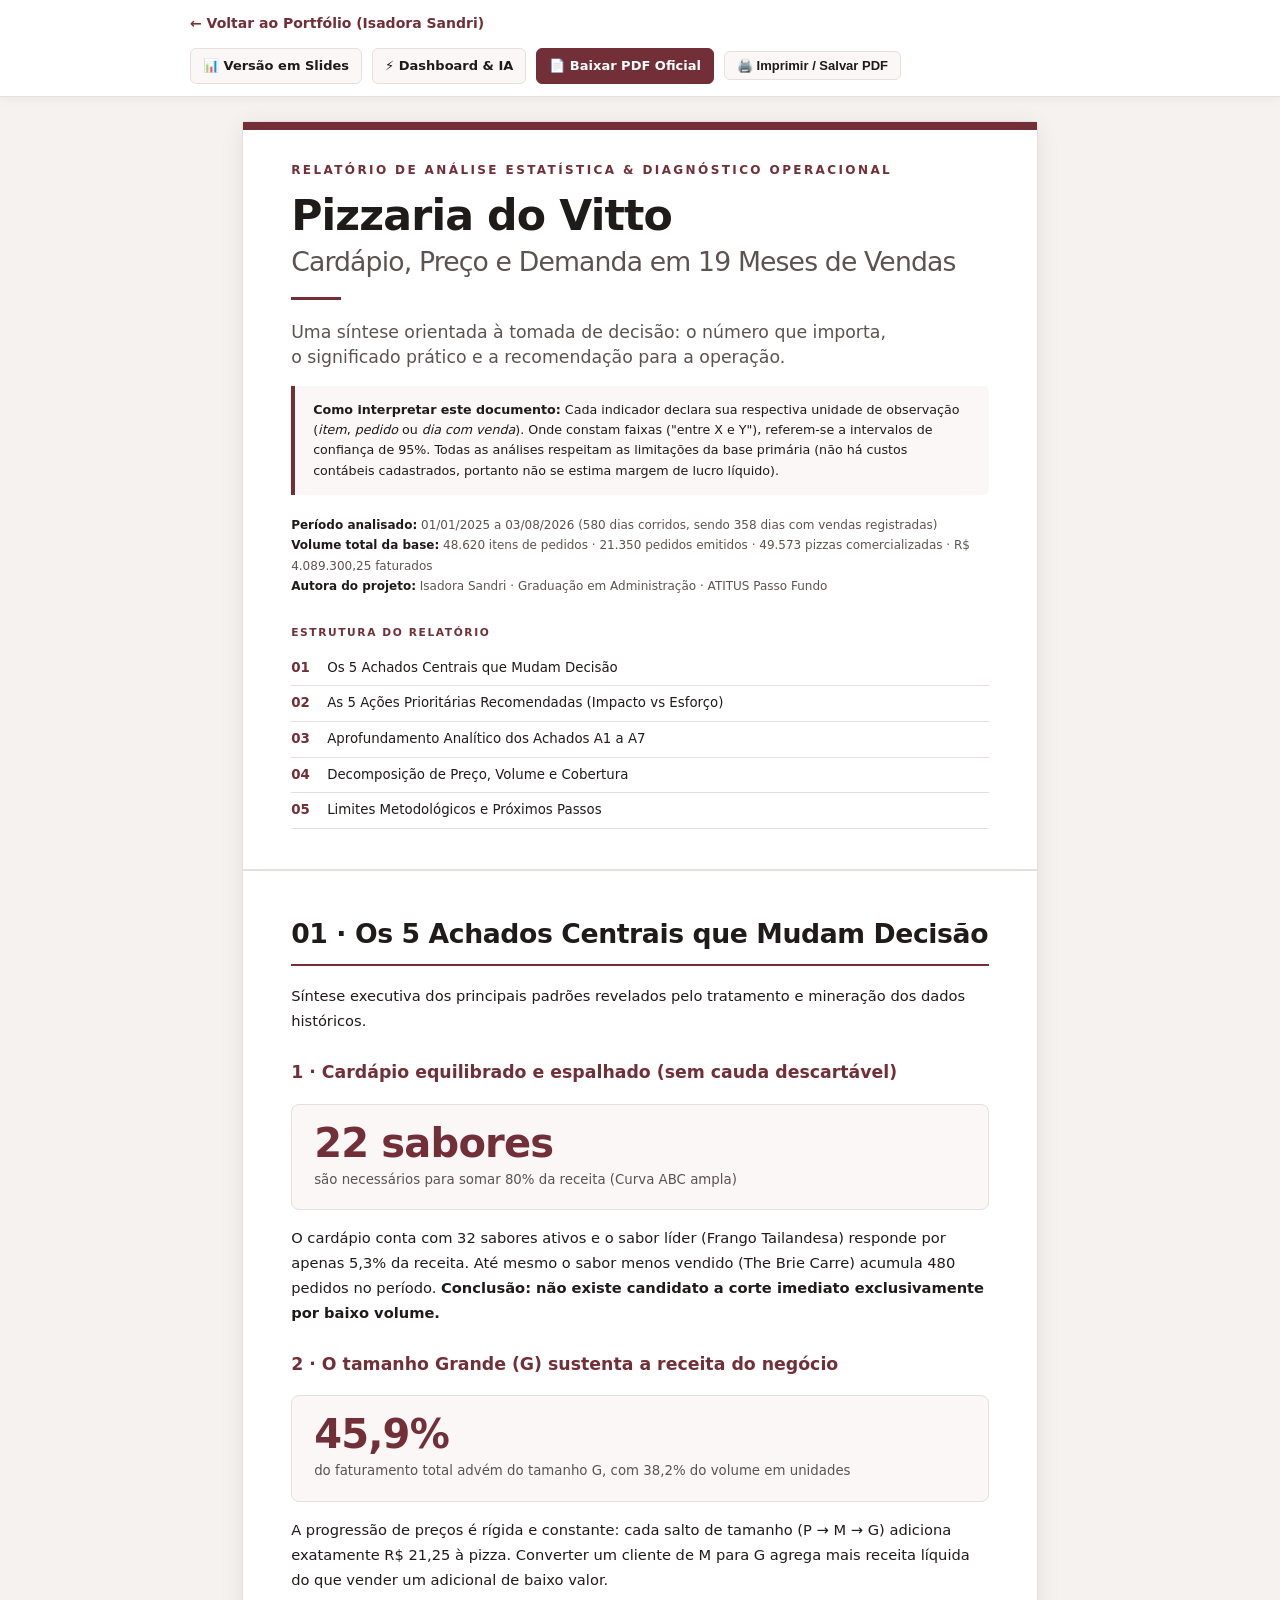
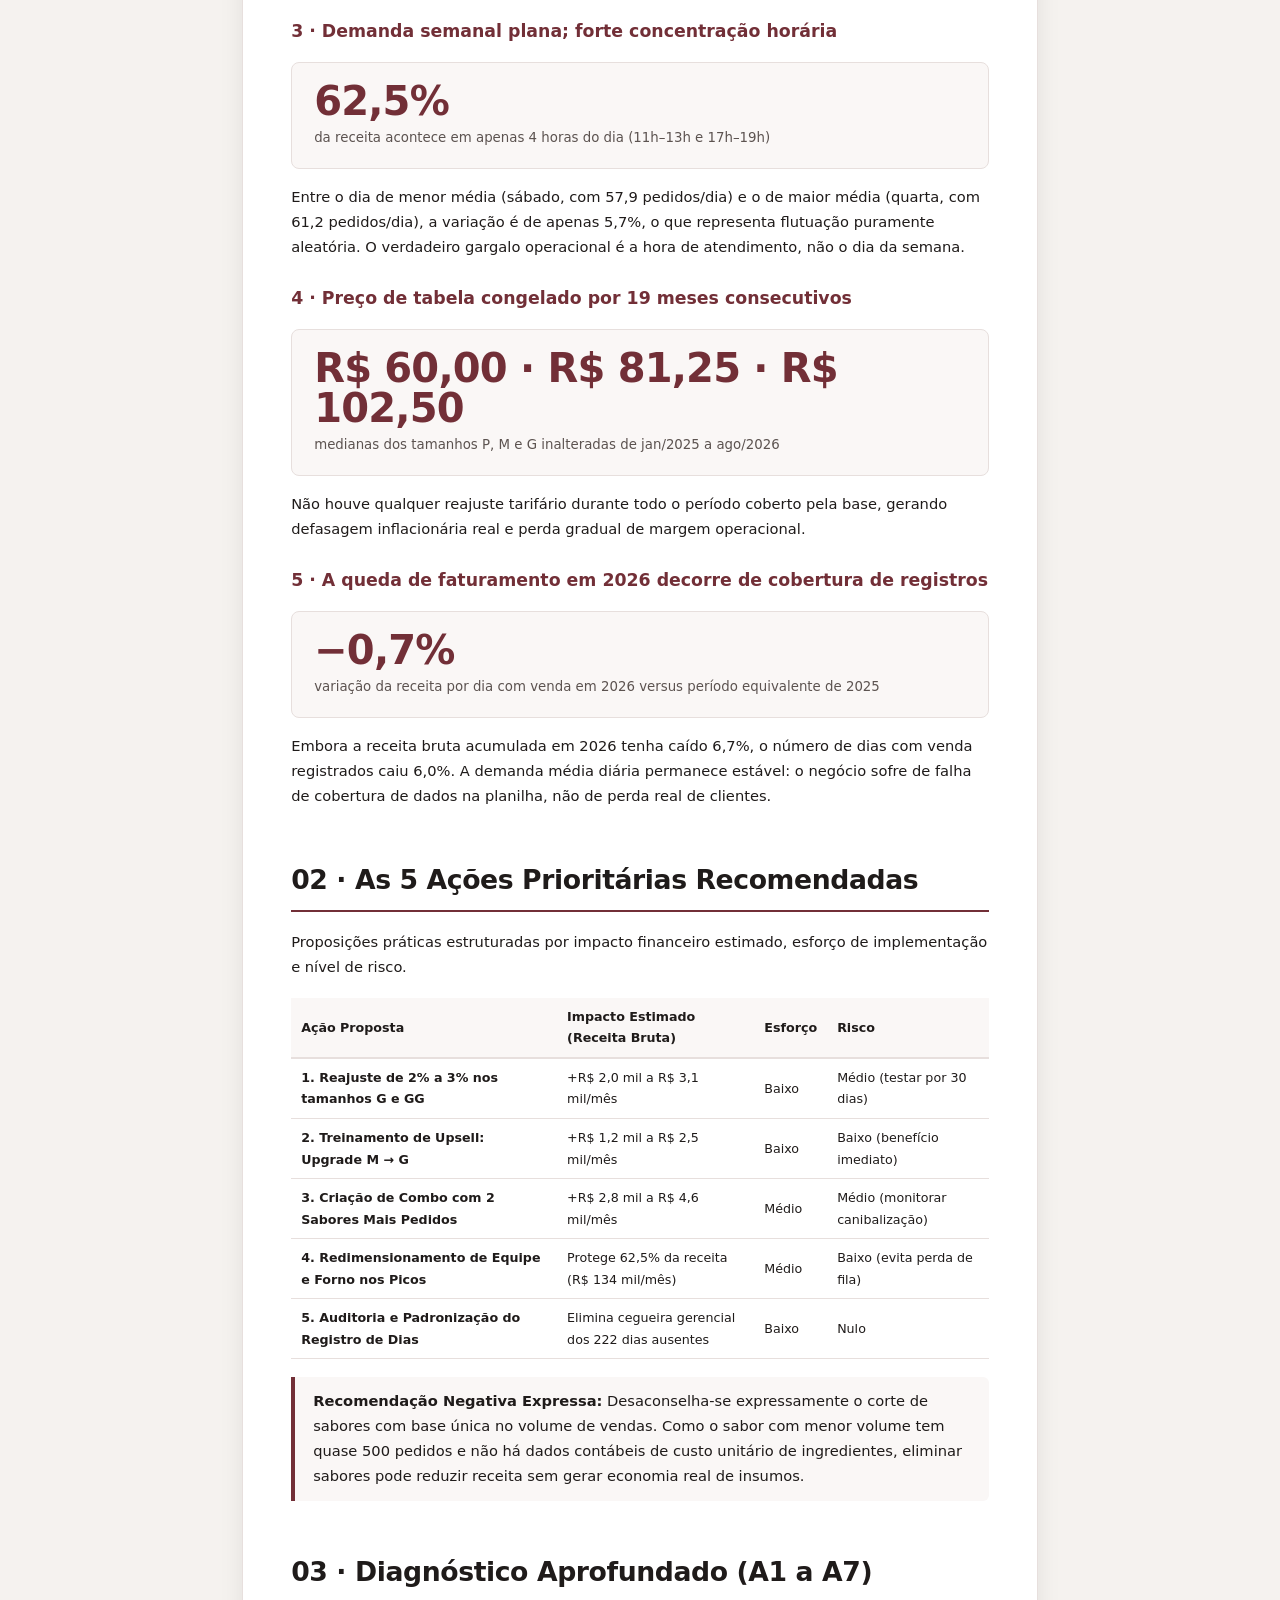
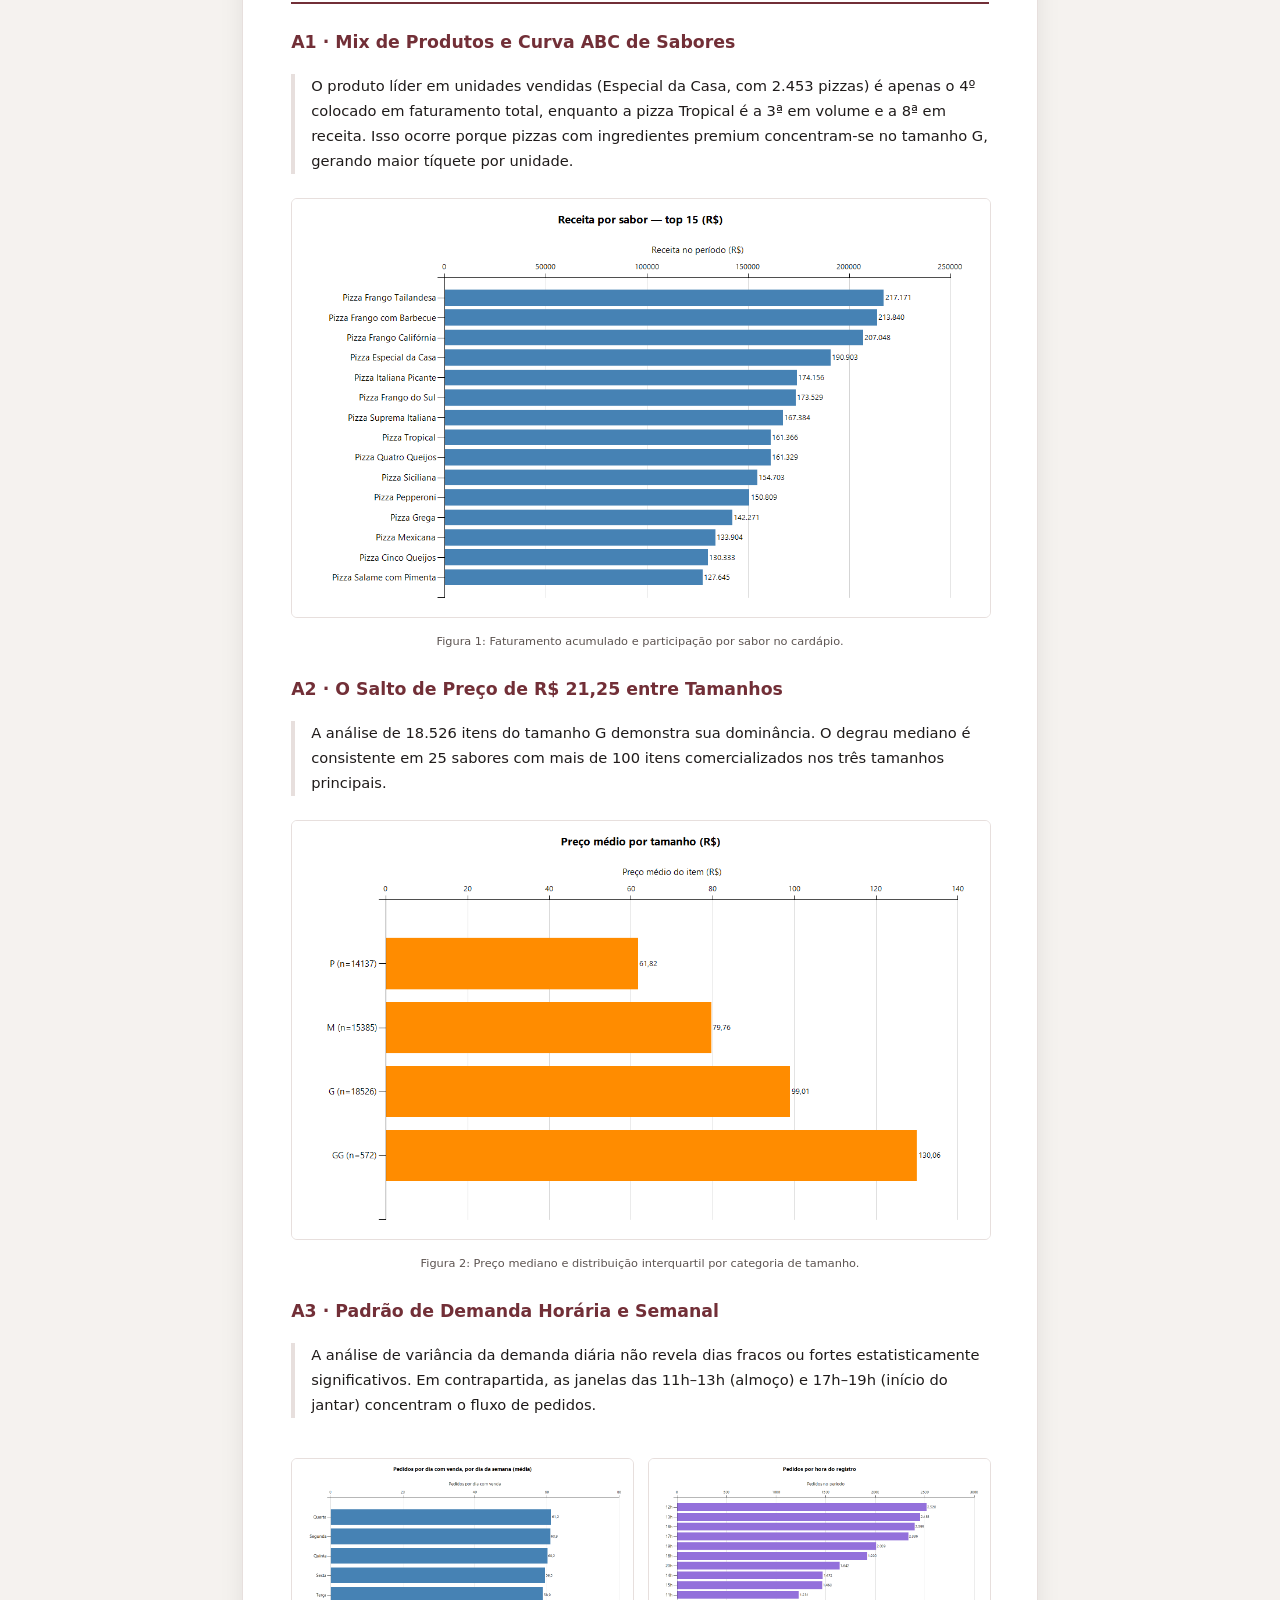
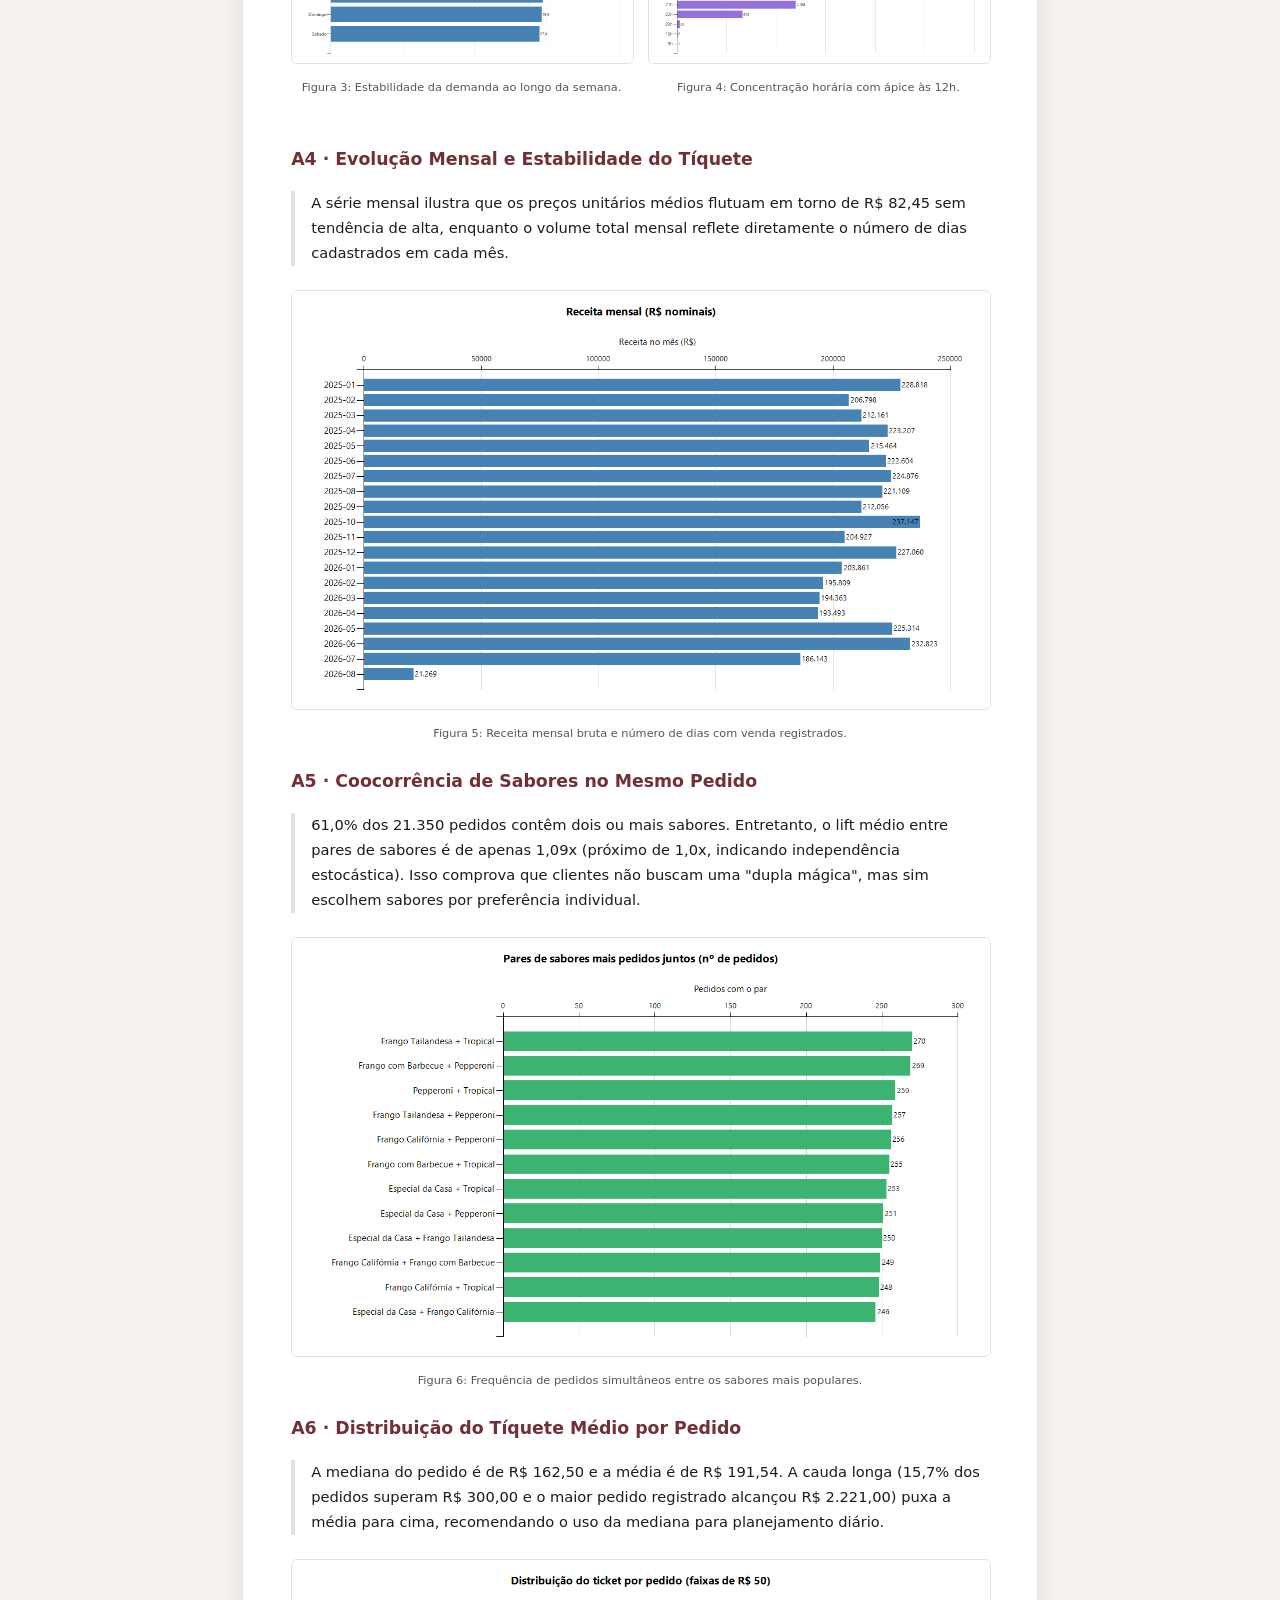
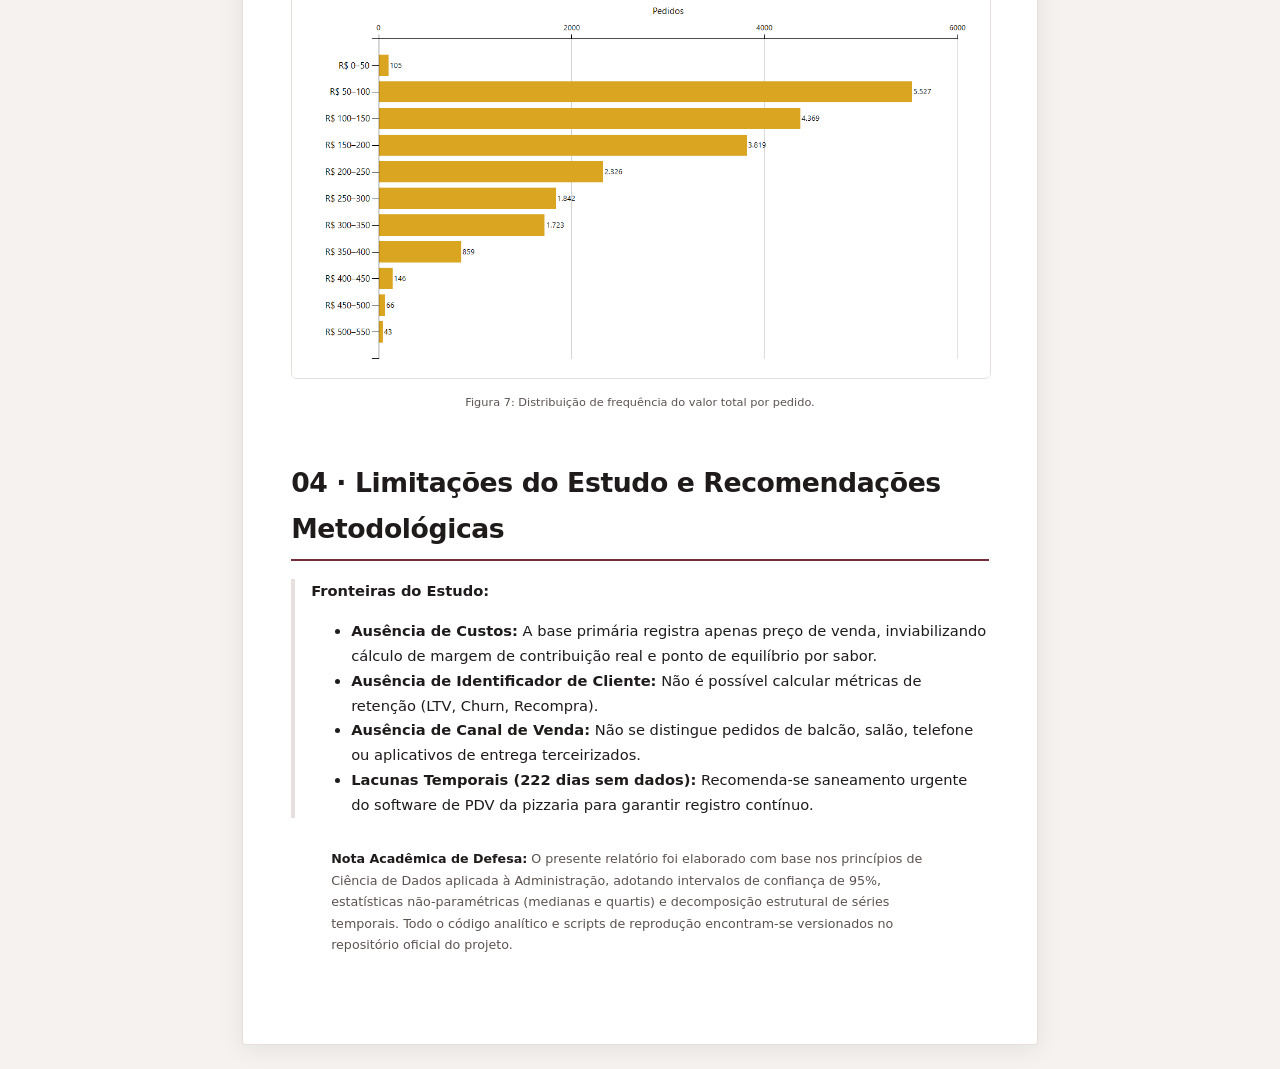
<file: projetos/pizzaria-do-vitto/relatorio.html>
<!DOCTYPE html>
<html lang="pt-BR">
<head>
<meta charset="utf-8" />
<meta name="viewport" content="width=device-width, initial-scale=1" />
<title>Pizzaria do Vitto — Relatório de Análise Estatística e Diagnóstico</title>
<meta name="author" content="Isadora Sandri" />
<meta name="description" content="Relatório técnico e consultivo de análise de vendas da Pizzaria do Vitto: 48.620 itens, 21.350 pedidos, jan/2025 a ago/2026." />
<link rel="icon" href="../../assets/img/favicon.svg" type="image/svg+xml" />
<style>
@page {
  size: A4;
  margin: 20mm 18mm 16mm 18mm;
  @top-left {
    content: "Pizzaria do Vitto · Relatório de análise de vendas";
    font-family: "Segoe UI", sans-serif; font-size: 7pt; color: #722F37;
    letter-spacing: .02em; vertical-align: bottom; padding-bottom: 2.5mm;
    border-bottom: .4pt solid #e2ddd6;
  }
  @top-right {
    content: "Isadora Sandri · Administração ATITUS";
    font-family: "Segoe UI", sans-serif; font-size: 7pt; color: #8a8a8a;
    vertical-align: bottom; padding-bottom: 2.5mm; border-bottom: .4pt solid #e2ddd6;
  }
  @bottom-left {
    content: "Receita e preços: estudo acadêmico-consultivo";
    font-family: "Segoe UI", sans-serif; font-size: 6.6pt; color: #a09a92;
  }
  @bottom-right {
    content: counter(page) " / " counter(pages);
    font-family: "Segoe UI", sans-serif; font-size: 7.4pt; color: #555;
  }
}

@page cover {
  margin: 0;
  @top-left { content: none; border: none; }
  @top-right { content: none; border: none; }
  @bottom-left { content: none; }
  @bottom-right { content: none; }
}

:root {
  --cor-primaria: #722F37;
  --cor-primaria-escura: #4A1C24;
  --cor-fundo: #F5F2EF;
  --cor-papel: #FFFFFF;
  --cor-texto: #1F1B1A;
  --cor-texto-suave: #5C5350;
  --cor-borda: #E7DFDD;
  --cor-destaque-fundo: #FAF7F6;
}

@media (prefers-color-scheme: dark) {
  :root {
    --cor-fundo: #12100F;
    --cor-papel: #1C1917;
    --cor-texto: #F2EDEC;
    --cor-texto-suave: #B8AEAB;
    --cor-borda: #2E2927;
    --cor-destaque-fundo: #25211F;
  }
}

html { -webkit-print-color-adjust: exact; print-color-adjust: exact; scroll-behavior: smooth; }

body {
  font-family: system-ui, -apple-system, "Segoe UI", Roboto, sans-serif;
  font-size: 11pt; line-height: 1.7; color: var(--cor-texto);
  background-color: var(--cor-fundo);
  margin: 0; padding: 0;
}

/* Barra de Ações Superior (apenas tela) */
.barra-acoes {
  position: sticky; top: 0; z-index: 1000;
  background: var(--cor-papel);
  border-bottom: 1px solid var(--cor-borda);
  padding: 12px 20px;
  box-shadow: 0 2px 10px rgba(0,0,0,0.05);
}
.barra-acoes__conteiner {
  max-width: 900px; margin: 0 auto;
  display: flex; align-items: center; justify-content: space-between;
  flex-wrap: wrap; gap: 12px;
}
.barra-acoes__marca {
  font-weight: 700; font-size: 14px; color: var(--cor-primaria);
  text-decoration: none; display: flex; align-items: center; gap: 8px;
}
.barra-acoes__links {
  display: flex; align-items: center; gap: 10px; flex-wrap: wrap;
}
.botao-acao {
  display: inline-flex; align-items: center; gap: 6px;
  padding: 6px 12px; border-radius: 6px; font-size: 13px; font-weight: 600;
  text-decoration: none; cursor: pointer; transition: all 0.2s;
  border: 1px solid var(--cor-borda);
  background: var(--cor-destaque-fundo);
  color: var(--cor-texto);
}
.botao-acao:hover {
  background: var(--cor-primaria);
  color: #fff; border-color: var(--cor-primaria);
}
.botao-acao--destaque {
  background: var(--cor-primaria);
  color: #fff; border-color: var(--cor-primaria);
}
.botao-acao--destaque:hover {
  background: var(--cor-primaria-escura);
}

/* Conteiner do Relatório em Tela */
.documento-wrapper {
  max-width: 210mm;
  margin: 24px auto;
  background: var(--cor-papel);
  box-shadow: 0 4px 25px rgba(0,0,0,0.08);
  border: 1px solid var(--cor-borda);
  border-radius: 4px;
}

/* Estilos de Páginas */
.cover {
  page: cover;
  box-sizing: border-box;
  padding: 40px 48px;
  position: relative;
  border-bottom: 2px solid var(--cor-borda);
}
.cover .bar {
  height: 8px; background: var(--cor-primaria);
  margin: -40px -48px 30px -48px;
}
.cover .kicker {
  font-size: 9pt; letter-spacing: .2em; text-transform: uppercase;
  color: var(--cor-primaria); font-weight: 700; margin-bottom: 12px;
}
.cover h1 {
  font-size: 32pt; line-height: 1.1; font-weight: 700; letter-spacing: -.02em;
  margin: 0 0 16px 0; color: var(--cor-texto);
}
.cover h1 .thin {
  font-weight: 300; color: var(--cor-texto-suave); display: block;
  font-size: 20pt; margin-top: 8px;
}
.cover .sub {
  font-size: 13pt; line-height: 1.45; color: var(--cor-texto-suave);
  margin-top: 14px; max-width: 600px;
}
.cover .rule {
  width: 50px; height: 3px; background: var(--cor-primaria);
  margin: 20px 0;
}
.cover .howto {
  background: var(--cor-destaque-fundo); border-left: 4px solid var(--cor-primaria);
  padding: 14px 18px; font-size: 9.5pt; line-height: 1.6;
  border-radius: 0 6px 6px 0; margin-top: 16px;
}
.cover .meta {
  font-size: 9pt; line-height: 1.7; color: var(--cor-texto-suave);
  margin-top: 20px;
}
.cover .meta strong { color: var(--cor-texto); }

.cover .index { margin-top: 28px; }
.cover .index .title {
  font-size: 8pt; letter-spacing: .15em; text-transform: uppercase;
  color: var(--cor-primaria); font-weight: 700; margin-bottom: 8px;
}
.cover .index ol { list-style: none; margin: 0; padding: 0; }
.cover .index li {
  font-size: 10pt; padding: 6px 0;
  border-bottom: 1px solid var(--cor-borda); display: flex; align-items: center; gap: 10px;
}
.cover .index li span { color: var(--cor-primaria); font-weight: 700; width: 26px; }

/* Corpo das seções */
.conteudo-relatorio { padding: 40px 48px; }
.page { margin-bottom: 48px; }

h2 {
  font-size: 20pt; font-weight: 700; letter-spacing: -.015em;
  color: var(--cor-texto); margin: 0 0 18px 0; padding-bottom: 8px;
  border-bottom: 2px solid var(--cor-primaria);
}
h3 {
  font-size: 13pt; font-weight: 700; color: var(--cor-primaria);
  margin: 24px 0 8px 0;
}
p { margin: 0 0 14px 0; color: var(--cor-texto); }
strong { font-weight: 700; color: var(--cor-texto); }

/* Cartão hero de métrica */
.hero-metrica {
  background: var(--cor-destaque-fundo); border: 1px solid var(--cor-borda);
  border-radius: 8px; padding: 18px 22px; margin: 16px 0;
}
.hero-metrica .num {
  font-size: 30pt; line-height: 1; font-weight: 800;
  color: var(--cor-primaria); letter-spacing: -.02em; display: block;
}
.hero-metrica .lbl {
  font-size: 10pt; color: var(--cor-texto-suave); margin-top: 6px; display: block;
}

/* Tabelas */
table {
  width: 100%; border-collapse: collapse; margin: 18px 0;
  font-size: 9.5pt;
}
th {
  text-align: left; font-weight: 700; background: var(--cor-destaque-fundo);
  border-bottom: 2px solid var(--cor-borda); padding: 8px 10px;
}
td { padding: 8px 10px; border-bottom: 1px solid var(--cor-borda); }
tbody tr:hover { background: var(--cor-destaque-fundo); }

/* Blocos de Ação e Significado */
.bloco-acao {
  background: var(--cor-destaque-fundo); border-left: 4px solid var(--cor-primaria);
  padding: 12px 18px; margin: 16px 0; border-radius: 0 6px 6px 0;
}
.bloco-significado {
  border-left: 4px solid var(--cor-borda); padding-left: 16px; margin: 16px 0;
}
.bloco-confianca {
  font-size: 9pt; color: var(--cor-texto-suave); border-top: 1px dashed var(--cor-borda);
  padding-top: 8px; margin-top: 10px;
}

figure { margin: 24px 0; text-align: center; }
figure img {
  max-width: 100%; height: auto; border: 1px solid var(--cor-borda);
  border-radius: 6px; background: #fff;
}
figcaption { font-size: 8.5pt; color: var(--cor-texto-suave); margin-top: 6px; }

/* Impressão */
@media print {
  body { background: #fff !important; color: #000 !important; font-size: 10pt; }
  .barra-acoes { display: none !important; }
  .documento-wrapper {
    max-width: 100% !important; margin: 0 !important;
    border: none !important; box-shadow: none !important;
  }
  .conteudo-relatorio, .cover { padding: 0 !important; }
  .page { page-break-before: always; margin-bottom: 0; }
  .page.first { page-break-before: auto; }
}
</style>
</head>
<body>

  <!-- Barra de Ações Superior (Apenas Tela) -->
  <aside class="barra-acoes" aria-label="Ações do documento">
    <div class="barra-acoes__conteiner">
      <a href="../../index.html#projetos" class="barra-acoes__marca">
        ← Voltar ao Portfólio (Isadora Sandri)
      </a>
      <div class="barra-acoes__links">
        <a href="slides.html" class="botao-acao">📊 Versão em Slides</a>
        <a href="dashboard.html" class="botao-acao">⚡ Dashboard & IA</a>
        <a href="relatorio-pizzaria-do-vitto.pdf" download class="botao-acao botao-acao--destaque">📄 Baixar PDF Oficial</a>
        <button type="button" onclick="window.print()" class="botao-acao">🖨️ Imprimir / Salvar PDF</button>
      </div>
    </div>
  </aside>

  <main class="documento-wrapper">
    <!-- CAPA -->
    <header class="cover">
      <div class="bar"></div>
      <div class="kicker">Relatório de Análise Estatística & Diagnóstico Operacional</div>
      <h1>Pizzaria do Vitto<span class="thin">Cardápio, Preço e Demanda em 19 Meses de Vendas</span></h1>
      <div class="rule"></div>
      <div class="sub">Uma síntese orientada à tomada de decisão: o número que importa, o significado prático e a recomendação para a operação.</div>

      <div class="howto">
        <strong>Como interpretar este documento:</strong> Cada indicador declara sua respectiva unidade de observação (<em>item</em>, <em>pedido</em> ou <em>dia com venda</em>). Onde constam faixas ("entre X e Y"), referem-se a intervalos de confiança de 95%. Todas as análises respeitam as limitações da base primária (não há custos contábeis cadastrados, portanto não se estima margem de lucro líquido).
      </div>

      <div class="meta">
        <strong>Período analisado:</strong> 01/01/2025 a 03/08/2026 (580 dias corridos, sendo 358 dias com vendas registradas)<br />
        <strong>Volume total da base:</strong> 48.620 itens de pedidos · 21.350 pedidos emitidos · 49.573 pizzas comercializadas · R$ 4.089.300,25 faturados<br />
        <strong>Autora do projeto:</strong> Isadora Sandri · Graduação em Administração · ATITUS Passo Fundo
      </div>

      <div class="index">
        <div class="title">Estrutura do Relatório</div>
        <ol>
          <li><span>01</span> Os 5 Achados Centrais que Mudam Decisão</li>
          <li><span>02</span> As 5 Ações Prioritárias Recomendadas (Impacto vs Esforço)</li>
          <li><span>03</span> Aprofundamento Analítico dos Achados A1 a A7</li>
          <li><span>04</span> Decomposição de Preço, Volume e Cobertura</li>
          <li><span>05</span> Limites Metodológicos e Próximos Passos</li>
        </ol>
      </div>
    </header>

    <div class="conteudo-relatorio">
      <!-- SEÇÃO 1: OS 5 ACHADOS -->
      <section class="page first">
        <h2>01 · Os 5 Achados Centrais que Mudam Decisão</h2>
        <p>Síntese executiva dos principais padrões revelados pelo tratamento e mineração dos dados históricos.</p>

        <h3>1 · Cardápio equilibrado e espalhado (sem cauda descartável)</h3>
        <div class="hero-metrica">
          <span class="num">22 sabores</span>
          <span class="lbl">são necessários para somar 80% da receita (Curva ABC ampla)</span>
        </div>
        <p>O cardápio conta com 32 sabores ativos e o sabor líder (Frango Tailandesa) responde por apenas 5,3% da receita. Até mesmo o sabor menos vendido (The Brie Carre) acumula 480 pedidos no período. <strong>Conclusão: não existe candidato a corte imediato exclusivamente por baixo volume.</strong></p>

        <h3>2 · O tamanho Grande (G) sustenta a receita do negócio</h3>
        <div class="hero-metrica">
          <span class="num">45,9%</span>
          <span class="lbl">do faturamento total advém do tamanho G, com 38,2% do volume em unidades</span>
        </div>
        <p>A progressão de preços é rígida e constante: cada salto de tamanho (P → M → G) adiciona exatamente R$ 21,25 à pizza. Converter um cliente de M para G agrega mais receita líquida do que vender um adicional de baixo valor.</p>

        <h3>3 · Demanda semanal plana; forte concentração horária</h3>
        <div class="hero-metrica">
          <span class="num">62,5%</span>
          <span class="lbl">da receita acontece em apenas 4 horas do dia (11h–13h e 17h–19h)</span>
        </div>
        <p>Entre o dia de menor média (sábado, com 57,9 pedidos/dia) e o de maior média (quarta, com 61,2 pedidos/dia), a variação é de apenas 5,7%, o que representa flutuação puramente aleatória. O verdadeiro gargalo operacional é a hora de atendimento, não o dia da semana.</p>

        <h3>4 · Preço de tabela congelado por 19 meses consecutivos</h3>
        <div class="hero-metrica">
          <span class="num">R$ 60,00 · R$ 81,25 · R$ 102,50</span>
          <span class="lbl">medianas dos tamanhos P, M e G inalteradas de jan/2025 a ago/2026</span>
        </div>
        <p>Não houve qualquer reajuste tarifário durante todo o período coberto pela base, gerando defasagem inflacionária real e perda gradual de margem operacional.</p>

        <h3>5 · A queda de faturamento em 2026 decorre de cobertura de registros</h3>
        <div class="hero-metrica">
          <span class="num">−0,7%</span>
          <span class="lbl">variação da receita por dia com venda em 2026 versus período equivalente de 2025</span>
        </div>
        <p>Embora a receita bruta acumulada em 2026 tenha caído 6,7%, o número de dias com venda registrados caiu 6,0%. A demanda média diária permanece estável: o negócio sofre de falha de cobertura de dados na planilha, não de perda real de clientes.</p>
      </section>

      <!-- SEÇÃO 2: PLANO DE AÇÃO -->
      <section class="page">
        <h2>02 · As 5 Ações Prioritárias Recomendadas</h2>
        <p>Proposições práticas estruturadas por impacto financeiro estimado, esforço de implementação e nível de risco.</p>

        <table>
          <thead>
            <tr>
              <th>Ação Proposta</th>
              <th>Impacto Estimado (Receita Bruta)</th>
              <th>Esforço</th>
              <th>Risco</th>
            </tr>
          </thead>
          <tbody>
            <tr>
              <td><strong>1. Reajuste de 2% a 3% nos tamanhos G e GG</strong></td>
              <td>+R$ 2,0 mil a R$ 3,1 mil/mês</td>
              <td>Baixo</td>
              <td>Médio (testar por 30 dias)</td>
            </tr>
            <tr>
              <td><strong>2. Treinamento de Upsell: Upgrade M → G</strong></td>
              <td>+R$ 1,2 mil a R$ 2,5 mil/mês</td>
              <td>Baixo</td>
              <td>Baixo (benefício imediato)</td>
            </tr>
            <tr>
              <td><strong>3. Criação de Combo com 2 Sabores Mais Pedidos</strong></td>
              <td>+R$ 2,8 mil a R$ 4,6 mil/mês</td>
              <td>Médio</td>
              <td>Médio (monitorar canibalização)</td>
            </tr>
            <tr>
              <td><strong>4. Redimensionamento de Equipe e Forno nos Picos</strong></td>
              <td>Protege 62,5% da receita (R$ 134 mil/mês)</td>
              <td>Médio</td>
              <td>Baixo (evita perda de fila)</td>
            </tr>
            <tr>
              <td><strong>5. Auditoria e Padronização do Registro de Dias</strong></td>
              <td>Elimina cegueira gerencial dos 222 dias ausentes</td>
              <td>Baixo</td>
              <td>Nulo</td>
            </tr>
          </tbody>
        </table>

        <div class="bloco-acao">
          <strong>Recomendação Negativa Expressa:</strong> Desaconselha-se expressamente o corte de sabores com base única no volume de vendas. Como o sabor com menor volume tem quase 500 pedidos e não há dados contábeis de custo unitário de ingredientes, eliminar sabores pode reduzir receita sem gerar economia real de insumos.
        </div>
      </section>

      <!-- SEÇÃO 3: APROFUNDAMENTO A1 A A7 -->
      <section class="page">
        <h2>03 · Diagnóstico Aprofundado (A1 a A7)</h2>

        <h3>A1 · Mix de Produtos e Curva ABC de Sabores</h3>
        <p class="bloco-significado">
          O produto líder em unidades vendidas (Especial da Casa, com 2.453 pizzas) é apenas o 4º colocado em faturamento total, enquanto a pizza Tropical é a 3ª em volume e a 8ª em receita. Isso ocorre porque pizzas com ingredientes premium concentram-se no tamanho G, gerando maior tíquete por unidade.
        </p>
        <figure>
          <img src="img/04-mix-sabores-receita.png" alt="Curva de receita por sabor na Pizzaria do Vitto" loading="lazy" />
          <figcaption>Figura 1: Faturamento acumulado e participação por sabor no cardápio.</figcaption>
        </figure>

        <h3>A2 · O Salto de Preço de R$ 21,25 entre Tamanhos</h3>
        <p class="bloco-significado">
          A análise de 18.526 itens do tamanho G demonstra sua dominância. O degrau mediano é consistente em 25 sabores com mais de 100 itens comercializados nos três tamanhos principais.
        </p>
        <figure>
          <img src="img/05-preco-por-tamanho.png" alt="Distribuição de preços por tamanho" loading="lazy" />
          <figcaption>Figura 2: Preço mediano e distribuição interquartil por categoria de tamanho.</figcaption>
        </figure>

        <h3>A3 · Padrão de Demanda Horária e Semanal</h3>
        <p class="bloco-significado">
          A análise de variância da demanda diária não revela dias fracos ou fortes estatisticamente significativos. Em contrapartida, as janelas das 11h–13h (almoço) e 17h–19h (início do jantar) concentram o fluxo de pedidos.
        </p>
        <div style="display: grid; grid-template-columns: 1fr 1fr; gap: 16px;">
          <figure>
            <img src="img/06-pedidos-por-dia-semana.png" alt="Média de pedidos por dia da semana" loading="lazy" />
            <figcaption>Figura 3: Estabilidade da demanda ao longo da semana.</figcaption>
          </figure>
          <figure>
            <img src="img/06-pedidos-por-hora.png" alt="Pico de pedidos por horário" loading="lazy" />
            <figcaption>Figura 4: Concentração horária com ápice às 12h.</figcaption>
          </figure>
        </div>

        <h3>A4 · Evolução Mensal e Estabilidade do Tíquete</h3>
        <p class="bloco-significado">
          A série mensal ilustra que os preços unitários médios flutuam em torno de R$ 82,45 sem tendência de alta, enquanto o volume total mensal reflete diretamente o número de dias cadastrados em cada mês.
        </p>
        <figure>
          <img src="img/07-receita-mensal.png" alt="Evolução da receita mensal ao longo dos 19 meses" loading="lazy" />
          <figcaption>Figura 5: Receita mensal bruta e número de dias com venda registrados.</figcaption>
        </figure>

        <h3>A5 · Coocorrência de Sabores no Mesmo Pedido</h3>
        <p class="bloco-significado">
          61,0% dos 21.350 pedidos contêm dois ou mais sabores. Entretanto, o lift médio entre pares de sabores é de apenas 1,09x (próximo de 1,0x, indicando independência estocástica). Isso comprova que clientes não buscam uma "dupla mágica", mas sim escolhem sabores por preferência individual.
        </p>
        <figure>
          <img src="img/08-coocorrencia.png" alt="Matriz de coocorrência de sabores" loading="lazy" />
          <figcaption>Figura 6: Frequência de pedidos simultâneos entre os sabores mais populares.</figcaption>
        </figure>

        <h3>A6 · Distribuição do Tíquete Médio por Pedido</h3>
        <p class="bloco-significado">
          A mediana do pedido é de R$ 162,50 e a média é de R$ 191,54. A cauda longa (15,7% dos pedidos superam R$ 300,00 e o maior pedido registrado alcançou R$ 2.221,00) puxa a média para cima, recomendando o uso da mediana para planejamento diário.
        </p>
        <figure>
          <img src="img/09-distribuicao-ticket.png" alt="Histograma da distribuição do valor dos pedidos" loading="lazy" />
          <figcaption>Figura 7: Distribuição de frequência do valor total por pedido.</figcaption>
        </figure>
      </section>

      <!-- SEÇÃO 4: LIMITES E CONSIDERAÇÕES -->
      <section class="page">
        <h2>04 · Limitações do Estudo e Recomendações Metodológicas</h2>
        <div class="bloco-significado">
          <p><strong>Fronteiras do Estudo:</strong></p>
          <ul>
            <li><strong>Ausência de Custos:</strong> A base primária registra apenas preço de venda, inviabilizando cálculo de margem de contribuição real e ponto de equilíbrio por sabor.</li>
            <li><strong>Ausência de Identificador de Cliente:</strong> Não é possível calcular métricas de retenção (LTV, Churn, Recompra).</li>
            <li><strong>Ausência de Canal de Venda:</strong> Não se distingue pedidos de balcão, salão, telefone ou aplicativos de entrega terceirizados.</li>
            <li><strong>Lacunas Temporais (222 dias sem dados):</strong> Recomenda-se saneamento urgente do software de PDV da pizzaria para garantir registro contínuo.</li>
          </ul>
        </div>

        <blockquote style="margin-top: 30px; font-size: 9.5pt; color: var(--cor-texto-suave);">
          <strong>Nota Acadêmica de Defesa:</strong> O presente relatório foi elaborado com base nos princípios de Ciência de Dados aplicada à Administração, adotando intervalos de confiança de 95%, estatísticas não-paramétricas (medianas e quartis) e decomposição estrutural de séries temporais. Todo o código analítico e scripts de reprodução encontram-se versionados no repositório oficial do projeto.
        </blockquote>
      </section>
    </div>
  </main>

</body>
</html>
</file>
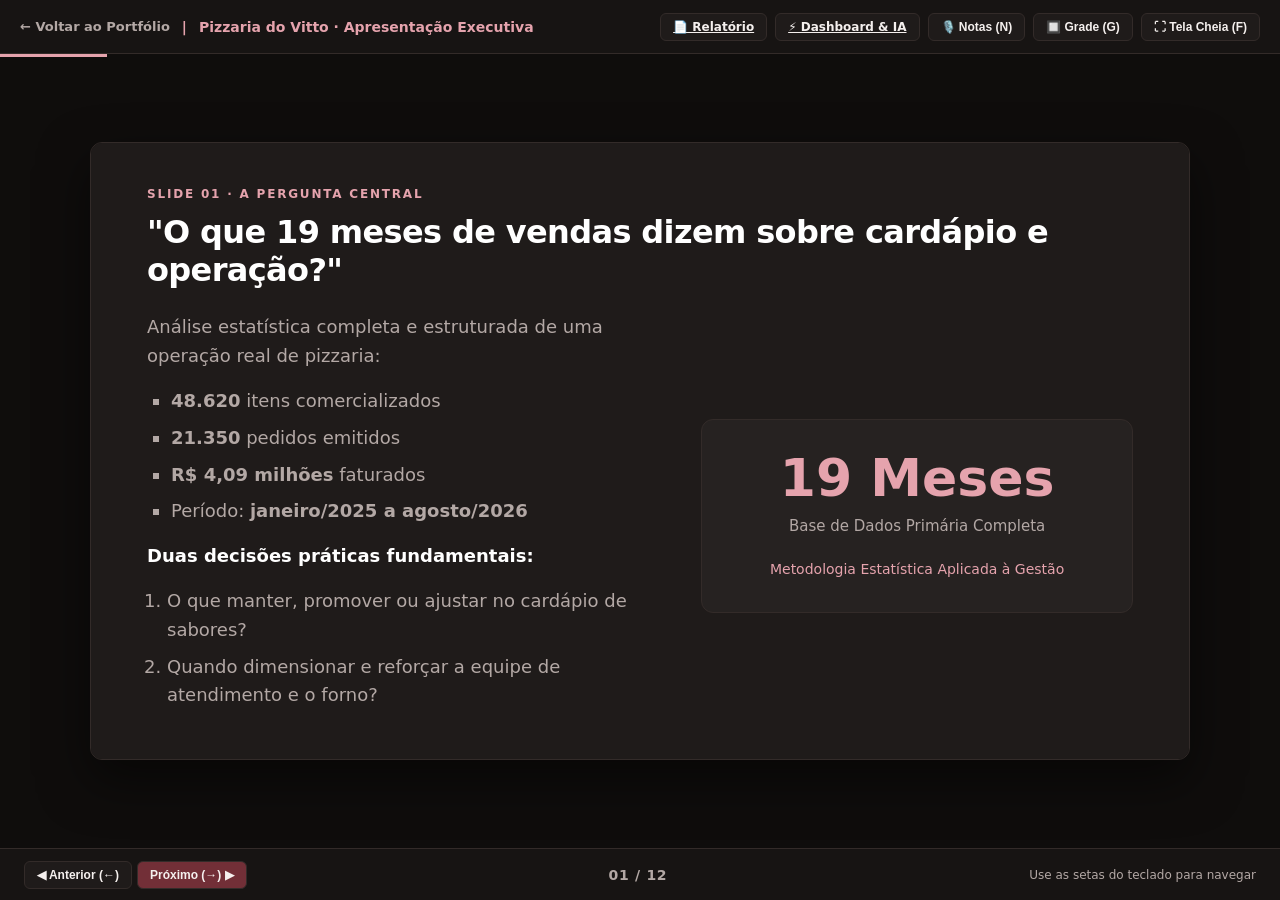
<file: projetos/pizzaria-do-vitto/slides.html>
<!DOCTYPE html>
<html lang="pt-BR">
<head>
<meta charset="utf-8" />
<meta name="viewport" content="width=device-width, initial-scale=1" />
<title>Apresentação em Slides — Pizzaria do Vitto (Isadora Sandri)</title>
<meta name="author" content="Isadora Sandri" />
<meta name="description" content="Apresentação executiva em 12 slides: o que 19 meses de vendas mostram sobre cardápio, preço e operação." />
<link rel="icon" href="../../assets/img/favicon.svg" type="image/svg+xml" />
<style>
:root {
  --cor-primaria: #722F37;
  --cor-primaria-escura: #4A1C24;
  --cor-fundo: #0F0D0C;
  --cor-palco: #171413;
  --cor-slide: #1F1B1A;
  --cor-slide-borda: #332B29;
  --cor-texto: #F5F0EE;
  --cor-texto-suave: #B3A8A5;
  --cor-destaque: #E5A3AD;
  --cor-sucesso: #4E8752;
}

* { box-sizing: border-box; margin: 0; padding: 0; }

body {
  font-family: system-ui, -apple-system, "Segoe UI", Roboto, sans-serif;
  background-color: var(--cor-fundo);
  color: var(--cor-texto);
  min-height: 100vh;
  display: flex;
  flex-direction: column;
  overflow: hidden;
  user-select: none;
}

/* Barra Superior */
.cabecalho-deck {
  height: 54px;
  background: var(--cor-palco);
  border-bottom: 1px solid var(--cor-slide-borda);
  display: flex;
  align-items: center;
  justify-content: space-between;
  padding: 0 20px;
  z-index: 100;
}
.cabecalho-deck__titulo {
  font-size: 14px;
  font-weight: 700;
  color: var(--cor-destaque);
  display: flex;
  align-items: center;
  gap: 12px;
}
.cabecalho-deck__titulo a {
  color: var(--cor-texto-suave);
  text-decoration: none;
  font-size: 13px;
  transition: color 0.2s;
}
.cabecalho-deck__titulo a:hover { color: var(--cor-texto); }

.deck-controles {
  display: flex;
  align-items: center;
  gap: 8px;
}
.btn-deck {
  background: var(--cor-slide);
  border: 1px solid var(--cor-slide-borda);
  color: var(--cor-texto);
  padding: 6px 12px;
  border-radius: 6px;
  font-size: 12px;
  font-weight: 600;
  cursor: pointer;
  display: inline-flex;
  align-items: center;
  gap: 6px;
  transition: all 0.2s;
}
.btn-deck:hover {
  background: var(--cor-primaria);
  border-color: var(--cor-primaria);
}
.btn-deck.ativo {
  background: var(--cor-primaria);
  border-color: var(--cor-destaque);
}

/* Palco Central do Slide */
.palco {
  flex: 1;
  display: flex;
  align-items: center;
  justify-content: center;
  padding: 24px;
  position: relative;
}

.slide {
  width: 100%;
  max-width: 1100px;
  aspect-ratio: 16 / 9;
  background: var(--cor-slide);
  border: 1px solid var(--cor-slide-borda);
  border-radius: 12px;
  box-shadow: 0 20px 50px rgba(0,0,0,0.5);
  display: none;
  flex-direction: column;
  padding: 44px 56px;
  position: relative;
  overflow-y: auto;
  animation: fadeIn 0.25s ease-out;
}
.slide.ativo { display: flex; }

@keyframes fadeIn {
  from { opacity: 0; transform: scale(0.98); }
  to { opacity: 1; transform: scale(1); }
}

.slide__tag {
  font-size: 12px;
  font-weight: 700;
  text-transform: uppercase;
  letter-spacing: 0.15em;
  color: var(--cor-destaque);
  margin-bottom: 12px;
}
.slide__titulo {
  font-size: 32px;
  font-weight: 800;
  line-height: 1.2;
  letter-spacing: -0.02em;
  color: #FFFFFF;
  margin-bottom: 24px;
}
.slide__corpo {
  flex: 1;
  display: flex;
  gap: 36px;
  align-items: center;
  font-size: 18px;
  line-height: 1.6;
  color: var(--cor-texto-suave);
}
.slide__col-texto { flex: 1.2; }
.slide__col-midia {
  flex: 1;
  display: flex;
  align-items: center;
  justify-content: center;
}
.slide__col-midia img {
  max-width: 100%;
  max-height: 380px;
  border-radius: 8px;
  border: 1px solid var(--cor-slide-borda);
  background: #fff;
}

.slide p { margin-bottom: 16px; }
.slide p strong { color: #FFFFFF; }
.slide ul { list-style: square; padding-left: 24px; margin-bottom: 16px; }
.slide li { margin-bottom: 8px; }

/* Destaque numérico */
.kpi-destaque {
  font-size: 52px;
  font-weight: 900;
  color: var(--cor-destaque);
  line-height: 1;
  margin-bottom: 10px;
}
.kpi-legenda {
  font-size: 15px;
  color: var(--cor-texto-suave);
  margin-bottom: 20px;
}

/* Tabelas nos slides */
.tabela-slide {
  width: 100%;
  border-collapse: collapse;
  font-size: 15px;
  margin: 16px 0;
}
.tabela-slide th {
  text-align: left;
  border-bottom: 2px solid var(--cor-slide-borda);
  padding: 8px 10px;
  color: var(--cor-destaque);
  font-weight: 700;
}
.tabela-slide td {
  padding: 8px 10px;
  border-bottom: 1px solid var(--cor-slide-borda);
  color: var(--cor-texto);
}

/* Gaveta de Notas de Orador */
.gaveta-notas {
  position: absolute;
  bottom: 0; left: 0; right: 0;
  max-height: 180px;
  background: rgba(18, 15, 14, 0.96);
  border-top: 2px solid var(--cor-primaria);
  padding: 16px 28px;
  font-size: 15px;
  line-height: 1.6;
  color: #FFE3E7;
  overflow-y: auto;
  box-shadow: 0 -10px 30px rgba(0,0,0,0.6);
  display: none;
  z-index: 50;
}
.gaveta-notas.aberta { display: block; }
.gaveta-notas strong { color: #FFFFFF; text-transform: uppercase; font-size: 12px; letter-spacing: 0.1em; }

/* Barra Inferior de Navegação */
.rodape-deck {
  height: 52px;
  background: var(--cor-palco);
  border-top: 1px solid var(--cor-slide-borda);
  display: flex;
  align-items: center;
  justify-content: space-between;
  padding: 0 24px;
}
.progresso-barra {
  position: absolute;
  top: 54px; left: 0;
  height: 3px;
  background: var(--cor-destaque);
  transition: width 0.25s ease;
  z-index: 101;
}
.contador-slides {
  font-size: 14px;
  font-weight: 700;
  letter-spacing: 0.05em;
  color: var(--cor-texto-suave);
}

/* Modal de Grade (Overview) */
.grade-modal {
  position: fixed;
  inset: 0;
  background: rgba(10, 8, 7, 0.95);
  z-index: 200;
  padding: 40px;
  overflow-y: auto;
  display: none;
}
.grade-modal.aberta { display: block; }
.grade-modal__grid {
  display: grid;
  grid-template-columns: repeat(auto-fill, minmax(220px, 1fr));
  gap: 20px;
  max-width: 1200px;
  margin: 0 auto;
}
.grade-card {
  aspect-ratio: 16 / 9;
  background: var(--cor-slide);
  border: 1px solid var(--cor-slide-borda);
  border-radius: 8px;
  padding: 16px;
  cursor: pointer;
  display: flex;
  flex-direction: column;
  justify-content: space-between;
  transition: all 0.2s;
}
.grade-card:hover, .grade-card.atual {
  border-color: var(--cor-destaque);
  transform: translateY(-3px);
  background: #2A2322;
}
.grade-card__num { font-size: 11px; font-weight: 700; color: var(--cor-destaque); }
.grade-card__tit { font-size: 13px; font-weight: 700; color: #fff; line-height: 1.3; }

@media (max-width: 800px) {
  .slide { aspect-ratio: auto; min-height: 80vh; padding: 24px 20px; }
  .slide__titulo { font-size: 24px; }
  .slide__corpo { flex-direction: column; gap: 20px; font-size: 15px; }
  .kpi-destaque { font-size: 38px; }
}
</style>
</head>
<body>

  <!-- Barra Superior -->
  <header class="cabecalho-deck">
    <div class="cabecalho-deck__titulo">
      <a href="../../index.html#projetos">← Voltar ao Portfólio</a>
      <span>|</span>
      <span>Pizzaria do Vitto · Apresentação Executiva</span>
    </div>
    <div class="deck-controles">
      <a href="relatorio.html" class="btn-deck">📄 Relatório</a>
      <a href="dashboard.html" class="btn-deck">⚡ Dashboard & IA</a>
      <button type="button" id="btn-notas" class="btn-deck" title="Notas de Orador (Tecla N)">🎙️ Notas (N)</button>
      <button type="button" id="btn-grade" class="btn-deck" title="Visão Geral em Grade (Tecla G)">🔲 Grade (G)</button>
      <button type="button" id="btn-tela-cheia" class="btn-deck" title="Tela Cheia (Tecla F)">⛶ Tela Cheia (F)</button>
    </div>
  </header>

  <!-- Linha de Progresso -->
  <div class="progresso-barra" id="barra-progresso" style="width: 8.33%;"></div>

  <!-- Palco Central -->
  <main class="palco">
    
    <!-- SLIDE 1 -->
    <article class="slide ativo" data-slide="1" data-fala="Não é um relatório de números soltos; é uma leitura executiva para decidir cardápio e operação na segunda-feira.">
      <div class="slide__tag">Slide 01 · A Pergunta Central</div>
      <h1 class="slide__titulo">"O que 19 meses de vendas dizem sobre cardápio e operação?"</h1>
      <div class="slide__corpo">
        <div class="slide__col-texto">
          <p>Análise estatística completa e estruturada de uma operação real de pizzaria:</p>
          <ul>
            <li><strong>48.620</strong> itens comercializados</li>
            <li><strong>21.350</strong> pedidos emitidos</li>
            <li><strong>R$ 4,09 milhões</strong> faturados</li>
            <li>Período: <strong>janeiro/2025 a agosto/2026</strong></li>
          </ul>
          <p><strong>Duas decisões práticas fundamentais:</strong></p>
          <ol style="padding-left: 20px;">
            <li>O que manter, promover ou ajustar no cardápio de sabores?</li>
            <li>Quando dimensionar e reforçar a equipe de atendimento e o forno?</li>
          </ol>
        </div>
        <div class="slide__col-midia">
          <div style="background: rgba(255,255,255,0.03); border: 1px solid var(--cor-slide-borda); border-radius: 12px; padding: 32px; text-align: center; width: 100%;">
            <div class="kpi-destaque">19 Meses</div>
            <div class="kpi-legenda">Base de Dados Primária Completa</div>
            <div style="font-size: 14px; color: var(--cor-destaque);">Metodologia Estatística Aplicada à Gestão</div>
          </div>
        </div>
      </div>
    </article>

    <!-- SLIDE 2 -->
    <article class="slide" data-slide="2" data-fala="Os limites estão declarados desde o início. Nenhuma conclusão ultrapassa os fatos que a base primária suporta.">
      <div class="slide__tag">Slide 02 · Transparência & Rigor</div>
      <h2 class="slide__titulo">O que a base permite e o que NÃO permite concluir</h2>
      <div class="slide__corpo">
        <div class="slide__col-texto">
          <div style="background: rgba(78, 135, 82, 0.1); border-left: 4px solid var(--cor-sucesso); padding: 14px 18px; border-radius: 0 8px 8px 0; margin-bottom: 20px;">
            <strong style="color: #A3D9A5;">A base PERMITE com alto rigor:</strong>
            <p style="margin: 6px 0 0; font-size: 15px;">Perfil de mix de sabores e categorias, progressão de preços por tamanho, concentração por dia e horário, evolução mensal, coocorrência de pedidos e curva de tíquete.</p>
          </div>
          <div style="background: rgba(140, 47, 31, 0.15); border-left: 4px solid var(--cor-destaque); padding: 14px 18px; border-radius: 0 8px 8px 0;">
            <strong style="color: var(--cor-destaque);">A base NÃO permite (limites metodológicos):</strong>
            <p style="margin: 6px 0 0; font-size: 15px;">Lucro líquido ou margem contábil (ausência de dados de custos de ingredientes), fidelização individual (clientes não identificados), canal de venda (sem delivery vs salão) e previsão irrestrita.</p>
          </div>
        </div>
        <div class="slide__col-midia">
          <img src="img/05-receita-por-categoria.png" alt="Mix de Receita por Categoria" />
        </div>
      </div>
    </article>

    <!-- SLIDE 3 -->
    <article class="slide" data-slide="3" data-fala="Não existe 'dia de reforçar a equipe'. A média diária é muito parecida de segunda a domingo. A operação precisa ser constante.">
      <div class="slide__tag">Slide 03 · Padrão Semanal</div>
      <h2 class="slide__titulo">A demanda ao longo da semana é praticamente plana</h2>
      <div class="slide__corpo">
        <div class="slide__col-texto">
          <div class="kpi-destaque">5,7%</div>
          <div class="kpi-legenda">é a diferença máxima de média entre o sábado e a quarta-feira</div>
          <ul>
            <li>Variação média: <strong>57,9 a 61,2 pedidos</strong> por dia com venda.</li>
            <li>Receita média diária oscila suavemente entre <strong>R$ 11,1 mil e R$ 11,8 mil</strong>.</li>
            <li>Diferença pequena, 100% compatível com flutuação aleatória usual.</li>
          </ul>
          <p><strong>Impacto prático:</strong> A rotina da operação não justifica contratações concentradas em dias específicos da semana.</p>
        </div>
        <div class="slide__col-midia">
          <img src="img/06-pedidos-por-dia-semana.png" alt="Média de pedidos por dia da semana" />
        </div>
      </div>
    </article>

    <!-- SLIDE 4 -->
    <article class="slide" data-slide="4" data-fala="O gargalo provável é hora, não dia. As duas janelas concentram quase dois terços do negócio.">
      <div class="slide__tag">Slide 04 · Concentração Horária</div>
      <h2 class="slide__titulo">O horário concentra 62,5% do faturamento</h2>
      <div class="slide__corpo">
        <div class="slide__col-texto">
          <div class="kpi-destaque">4 Horas do Dia</div>
          <div class="kpi-legenda">concentram 60,7% dos pedidos e 62,5% da receita total</div>
          <ul>
            <li><strong>Janela do Almoço:</strong> 11h às 13h</li>
            <li><strong>Janela do Jantar:</strong> 17h às 19h</li>
            <li><strong>Pico Absoluto:</strong> 12h (responde por 11,8% dos pedidos)</li>
            <li>74,1% dos pedidos acontecem antes das 19h.</li>
          </ul>
          <p><strong>Ação imediata:</strong> Concentrar o preparo prévio (mise en place) e a equipe máxima exatamente nessas 4 horas.</p>
        </div>
        <div class="slide__col-midia">
          <img src="img/06-pedidos-por-hora.png" alt="Distribuição horária dos pedidos" />
        </div>
      </div>
    </article>

    <!-- SLIDE 5 -->
    <article class="slide" data-slide="5" data-fala="Cada degrau de tamanho vale R$ 21,25 fixos. Fazer o upsell de M para G rende muito mais do que tentar empurrar itens pequenos.">
      <div class="slide__tag">Slide 05 · A Força do Tamanho G</div>
      <h2 class="slide__titulo">O tamanho G sustenta 45,9% da receita</h2>
      <div class="slide__corpo">
        <div class="slide__col-texto">
          <table class="tabela-slide">
            <thead>
              <tr>
                <th>Tamanho</th>
                <th>% Receita</th>
                <th>% Volume</th>
                <th>Preço Mediano</th>
              </tr>
            </thead>
            <tbody>
              <tr><td>P</td><td>21,8%</td><td>29,1%</td><td>R$ 60,00</td></tr>
              <tr><td>M</td><td>30,5%</td><td>31,5%</td><td>R$ 81,25</td></tr>
              <tr><td><strong>G</strong></td><td><strong>45,9%</strong></td><td><strong>38,2%</strong></td><td><strong>R$ 102,50</strong></td></tr>
              <tr><td>GG</td><td>1,8%</td><td>1,2%</td><td>R$ 127,50</td></tr>
            </tbody>
          </table>
          <p><strong>O degrau mágico:</strong> Cada salto de tamanho adiciona exatamente <strong>R$ 21,25</strong> à pizza. Subir o cliente de M para G é a alavanca mais eficiente de receita da casa.</p>
        </div>
        <div class="slide__col-midia">
          <img src="img/05-preco-por-tamanho.png" alt="Distribuição de Preço por Tamanho" />
        </div>
      </div>
    </article>

    <!-- SLIDE 6 -->
    <article class="slide" data-slide="6" data-fala="Cortar sabor por volume seria um grande equívoco. O menor sabor tem quase quinhentos pedidos e não sabemos o custo de insumos.">
      <div class="slide__tag">Slide 06 · Análise do Cardápio</div>
      <h2 class="slide__titulo">Cardápio equilibrado: sem candidato a corte</h2>
      <div class="slide__corpo">
        <div class="slide__col-texto">
          <div class="kpi-destaque">22 Sabores</div>
          <div class="kpi-legenda">necessários para somar 80% do faturamento total</div>
          <ul>
            <li>Líder de faturamento: <strong>Frango Tailandesa (5,3%)</strong></li>
            <li>Último colocado: <strong>The Brie Carre (1,4%) com 480 pedidos</strong></li>
            <li>Volume ≠ Receita: A pizza <em>Especial da Casa</em> é 1ª em unidades, mas é 4ª em faturamento.</li>
          </ul>
          <p><strong>Conclusão:</strong> Todos os 32 sabores possuem público cativo. Cortar itens sem analisar a margem por insumo destruiria receita.</p>
        </div>
        <div class="slide__col-midia">
          <img src="img/04-mix-sabores-receita.png" alt="Curva de receita por sabor" />
        </div>
      </div>
    </article>

    <!-- SLIDE 7 -->
    <article class="slide" data-slide="7" data-fala="Com o preço de tabela congelado há dezenove meses, a empresa perdeu poder aquisitivo para a inflação do setor.">
      <div class="slide__tag">Slide 07 · Política de Preços</div>
      <h2 class="slide__titulo">Preço de tabela congelado há 19 meses</h2>
      <div class="slide__corpo">
        <div class="slide__col-texto">
          <div class="kpi-destaque">0 Reajustes</div>
          <div class="kpi-legenda">de tabela nos 19 meses observados (jan/2025 a ago/2026)</div>
          <ul>
            <li>Preço médio por pizza: <strong>R$ 82,49 (2025) → R$ 82,40 (2026)</strong></li>
            <li>Zero ganho tarifário enquanto os insumos do setor sofreram inflação acumulada.</li>
            <li>Crescer com preço fixo exige vender mais volume — ou realizar reajuste cirúrgico.</li>
          </ul>
          <p><strong>Oportunidade:</strong> Testar reajuste de 2% a 3% apenas nos tamanhos G e GG.</p>
        </div>
        <div class="slide__col-midia">
          <img src="img/07-preco-mensal.png" alt="Evolução do preço médio mensal" />
        </div>
      </div>
    </article>

    <!-- SLIDE 8 -->
    <article class="slide" data-slide="8" data-fala="A queda bruta de 2026 engana. Corrigida a cobertura de dias na planilha, o faturamento diário caiu apenas 0,7%.">
      <div class="slide__tag">Slide 08 · Diagnóstico de 2026</div>
      <h2 class="slide__titulo">2026 caiu por cobertura de dados, não por demanda</h2>
      <div class="slide__corpo">
        <div class="slide__col-texto">
          <table class="tabela-slide">
            <thead>
              <tr>
                <th>Métrica Comparativa</th>
                <th>jan–jul/2025</th>
                <th>jan–jul/2026</th>
                <th>Variação</th>
              </tr>
            </thead>
            <tbody>
              <tr><td>Receita Bruta</td><td>R$ 1,53 mi</td><td>R$ 1,43 mi</td><td>−6,7%</td></tr>
              <tr><td>Dias com Registro</td><td>134 dias</td><td>126 dias</td><td>−6,0%</td></tr>
              <tr><td><strong>Receita / Dia c/ Venda</strong></td><td><strong>R$ 11.447</strong></td><td><strong>R$ 11.364</strong></td><td><strong>−0,7%</strong></td></tr>
              <tr><td>Pedidos / Dia</td><td>59,8</td><td>58,8</td><td>−1,6%</td></tr>
            </tbody>
          </table>
          <p><strong>Diagnóstico Real:</strong> O negócio não está perdendo clientela. A queda aparente deve-se a 8 dias a menos exportados pelo sistema em 2026.</p>
        </div>
        <div class="slide__col-midia">
          <img src="img/07-receita-mensal.png" alt="Receita Mensal Bruta" />
        </div>
      </div>
    </article>

    <!-- SLIDE 9 -->
    <article class="slide" data-slide="9" data-fala="Poucos pedidos muito grandes puxam a média para cima. Para planejar o caixa, a mediana de R$ 162,50 é a régua correta.">
      <div class="slide__tag">Slide 09 · Tíquete e Cauda Longa</div>
      <h2 class="slide__titulo">O pedido típico é de R$ 162,50 (com cauda longa)</h2>
      <div class="slide__corpo">
        <div class="slide__col-texto">
          <div class="kpi-destaque">R$ 162,50</div>
          <div class="kpi-legenda">Mediana por pedido (Média: R$ 191,54 puxada por pedidos corporativos)</div>
          <ul>
            <li><strong>2,28 pizzas</strong> em média por pedido emitido.</li>
            <li>38,0% pedem 1 pizza; 28,8% pedem 2 pizzas; 33,2% pedem 3 ou mais.</li>
            <li>15,7% dos pedidos superam R$ 300,00 (maior pedido: R$ 2.221,00).</li>
          </ul>
          <p><strong>Alavancas:</strong> Incentivar combo para pedidos de 1 pizza e upgrade de tamanho para quem pede 2.</p>
        </div>
        <div class="slide__col-midia">
          <img src="img/09-distribuicao-ticket.png" alt="Distribuição do Tíquete Médio" />
        </div>
      </div>
    </article>

    <!-- SLIDE 10 -->
    <article class="slide" data-slide="10" data-fala="O cliente compra múltiplos sabores, mas não há um 'par mágico'. O combo deve reunir os mais pedidos pela popularidade.">
      <div class="slide__tag">Slide 10 · Coocorrência & Combos</div>
      <h2 class="slide__titulo">Clientes combinam sabores, mas sem par preferido</h2>
      <div class="slide__corpo">
        <div class="slide__col-texto">
          <div class="kpi-destaque">61,0%</div>
          <div class="kpi-legenda">dos pedidos possuem 2 ou mais sabores distintos</div>
          <ul>
            <li>Par mais frequente: <strong>Tailandesa + Tropical</strong> (270 pedidos juntos).</li>
            <li><strong>Lift Médio: 1,09x</strong> (os sabores comportam-se de forma independente).</li>
            <li>Não existe afinidade oculta: o que vende junto decorre da popularidade individual.</li>
          </ul>
          <p><strong>Diretriz comercial:</strong> Criar combos promocionais baseados nos sabores mais vendidos (top sellers), não em combinações exóticas.</p>
        </div>
        <div class="slide__col-midia">
          <img src="img/08-coocorrencia.png" alt="Matriz de Coocorrência" />
        </div>
      </div>
    </article>

    <!-- SLIDE 11 -->
    <article class="slide" data-slide="11" data-fala="Todas as estimativas são apresentadas em faixas prudentes com premissas claras, sem presumir lucros fictícios.">
      <div class="slide__tag">Slide 11 · Matriz de Ações</div>
      <h2 class="slide__titulo">As 5 ações priorizadas por impacto e esforço</h2>
      <div class="slide__corpo">
        <div class="slide__col-texto" style="flex: 2;">
          <table class="tabela-slide">
            <thead>
              <tr>
                <th>Ação Recomendada</th>
                <th>Impacto Mensal</th>
                <th>Esforço</th>
                <th>Risco</th>
              </tr>
            </thead>
            <tbody>
              <tr>
                <td>1. Reajuste 2–3% (G e GG)</td>
                <td><strong>+R$ 2,0 a 3,1 mil</strong></td>
                <td>Baixo</td>
                <td>Médio</td>
              </tr>
              <tr>
                <td>2. Upsell Atendimento: Upgrade M → G</td>
                <td><strong>+R$ 1,2 a 2,5 mil</strong></td>
                <td>Baixo</td>
                <td>Baixo</td>
              </tr>
              <tr>
                <td>3. Combo de 2 Sabores Líderes</td>
                <td><strong>+R$ 2,8 a 4,6 mil</strong></td>
                <td>Médio</td>
                <td>Médio</td>
              </tr>
              <tr>
                <td>4. Reforço de Equipe (11–13h e 17–19h)</td>
                <td><strong>Protege 62,5% receita</strong></td>
                <td>Médio</td>
                <td>Baixo</td>
              </tr>
              <tr>
                <td>5. Auditoria de Registro de Dias</td>
                <td><strong>Qualidade da Gestão</strong></td>
                <td>Baixo</td>
                <td>Nulo</td>
              </tr>
            </tbody>
          </table>
        </div>
      </div>
    </article>

    <!-- SLIDE 12 -->
    <article class="slide" data-slide="12" data-fala="A análise consultiva é tão útil pelo que mostra quanto pelo que se recusa categoricamente a inventar.">
      <div class="slide__tag">Slide 12 · Conclusão & Próximos Passos</div>
      <h2 class="slide__titulo">O que NÃO fazer & Como avançar com segurança</h2>
      <div class="slide__corpo">
        <div class="slide__col-texto">
          <p><strong>Diretrizes Finais de Governança:</strong></p>
          <ul>
            <li><strong>NÃO</strong> cortar sabores por baixo volume.</li>
            <li><strong>NÃO</strong> assumir que 2026 teve queda real de mercado.</li>
            <li><strong>NÃO</strong> calcular margem ou lucro sem dados de compras/insumos.</li>
          </ul>
          <div style="background: rgba(229, 163, 173, 0.1); border-left: 4px solid var(--cor-destaque); padding: 14px 18px; border-radius: 0 8px 8px 0; margin-top: 16px;">
            <strong style="color: var(--cor-destaque);">Próximo Salto de Maturidade da Gestão:</strong>
            <p style="margin: 6px 0 0; font-size: 14px;">Implantar ficha técnica de custos por sabor (CMV), auditar o software de caixa e cadastrar o canal de venda em cada cupom.</p>
          </div>
        </div>
        <div class="slide__col-midia">
          <div style="background: var(--cor-palco); border: 1px solid var(--cor-slide-borda); border-radius: 12px; padding: 28px; text-align: center; width: 100%;">
            <div style="font-size: 20px; font-weight: 800; color: #fff; margin-bottom: 8px;">Isadora Sandri</div>
            <div style="font-size: 14px; color: var(--cor-texto-suave);">Graduação em Administração · ATITUS</div>
            <div style="margin-top: 16px;">
              <a href="dashboard.html" class="btn-deck" style="width: 100%; justify-content: center;">Abrir Dashboard & IA →</a>
            </div>
          </div>
        </div>
      </div>
    </article>

    <!-- Gaveta de Notas de Orador -->
    <aside class="gaveta-notas" id="gaveta-notas">
      <div style="margin-bottom: 4px;"><strong>Roteiro de Fala Sugerido (Notas de Orador):</strong></div>
      <div id="texto-fala">Carregando roteiro...</div>
    </aside>
  </main>

  <!-- Barra Inferior -->
  <footer class="rodape-deck">
    <div>
      <button type="button" id="btn-ant" class="btn-deck">◀ Anterior (←)</button>
      <button type="button" id="btn-prox" class="btn-deck" style="background: var(--cor-primaria);">Próximo (→) ▶</button>
    </div>
    <div class="contador-slides" id="contador-slides">01 / 12</div>
    <div style="font-size: 12px; color: var(--cor-texto-suave);">Use as setas do teclado para navegar</div>
  </footer>

  <!-- Modal de Grade de Slides -->
  <div class="grade-modal" id="grade-modal">
    <div style="max-width: 1200px; margin: 0 auto 20px auto; display: flex; justify-content: space-between; align-items: center;">
      <h3 style="font-size: 20px; color: #fff;">Visão Geral dos 12 Slides</h3>
      <button type="button" id="btn-fechar-grade" class="btn-deck">Fechar (ESC)</button>
    </div>
    <div class="grade-modal__grid" id="container-grade"></div>
  </div>

  <script>
    "use strict";

    (function() {
      const slides = Array.from(document.querySelectorAll('.slide'));
      const totalSlides = slides.length;
      let slideAtual = 1;

      const barraProgresso = document.getElementById('barra-progresso');
      const contadorSlides = document.getElementById('contador-slides');
      const gavetaNotas = document.getElementById('gaveta-notas');
      const textoFala = document.getElementById('texto-fala');
      const btnNotas = document.getElementById('btn-notas');
      const btnGrade = document.getElementById('btn-grade');
      const gradeModal = document.getElementById('grade-modal');
      const containerGrade = document.getElementById('container-grade');
      const btnFecharGrade = document.getElementById('btn-fechar-grade');
      const btnTelaCheia = document.getElementById('btn-tela-cheia');
      const btnAnt = document.getElementById('btn-ant');
      const btnProx = document.getElementById('btn-prox');

      // Popula a grade de slides
      slides.forEach((slide, idx) => {
        const num = idx + 1;
        const titEl = slide.querySelector('.slide__titulo') || slide.querySelector('h1') || slide.querySelector('h2');
        const tit = titEl ? titEl.textContent.replace(/"/g, '') : `Slide ${num}`;

        const card = document.createElement('div');
        card.className = `grade-card ${num === 1 ? 'atual' : ''}`;
        card.dataset.slideNum = num;
        card.innerHTML = `
          <span class="grade-card__num">Slide ${String(num).padStart(2, '0')}</span>
          <div class="grade-card__tit">${tit}</div>
        `;
        card.addEventListener('click', () => {
          irParaSlide(num);
          fecharGrade();
        });
        containerGrade.appendChild(card);
      });

      function atualizarSlide() {
        slides.forEach((s, idx) => {
          s.classList.toggle('ativo', idx + 1 === slideAtual);
        });

        // Atualiza progresso e contador
        const pct = (slideAtual / totalSlides) * 100;
        barraProgresso.style.width = pct + '%';
        contadorSlides.textContent = `${String(slideAtual).padStart(2, '0')} / ${String(totalSlides).padStart(2, '0')}`;

        // Atualiza fala de orador
        const slideEl = slides[slideAtual - 1];
        textoFala.textContent = slideEl.dataset.fala || "Nenhuma anotação de fala cadastrada para este slide.";

        // Atualiza seleção na grade
        const cards = containerGrade.querySelectorAll('.grade-card');
        cards.forEach((c, idx) => {
          c.classList.toggle('atual', idx + 1 === slideAtual);
        });
      }

      function proximoSlide() {
        if (slideAtual < totalSlides) {
          slideAtual++;
          atualizarSlide();
        }
      }

      function slideAnterior() {
        if (slideAtual > 1) {
          slideAtual--;
          atualizarSlide();
        }
      }

      function irParaSlide(num) {
        if (num >= 1 && num <= totalSlides) {
          slideAtual = num;
          atualizarSlide();
        }
      }

      function toggleNotas() {
        gavetaNotas.classList.toggle('aberta');
        btnNotas.classList.toggle('ativo');
      }

      function toggleGrade() {
        gradeModal.classList.toggle('aberta');
        btnGrade.classList.toggle('ativo');
      }

      function fecharGrade() {
        gradeModal.classList.remove('aberta');
        btnGrade.classList.remove('ativo');
      }

      function toggleTelaCheia() {
        if (!document.fullscreenElement) {
          document.documentElement.requestFullscreen().catch(() => {});
        } else {
          if (document.exitFullscreen) document.exitFullscreen();
        }
      }

      // Eventos de clique
      btnProx.addEventListener('click', proximoSlide);
      btnAnt.addEventListener('click', slideAnterior);
      btnNotas.addEventListener('click', toggleNotas);
      btnGrade.addEventListener('click', toggleGrade);
      btnFecharGrade.addEventListener('click', fecharGrade);
      btnTelaCheia.addEventListener('click', toggleTelaCheia);

      // Eventos de teclado
      window.addEventListener('keydown', (e) => {
        if (gradeModal.classList.contains('aberta')) {
          if (e.key === 'Escape') fecharGrade();
          return;
        }

        switch (e.key) {
          case 'ArrowRight':
          case 'PageDown':
          case ' ':
            e.preventDefault();
            proximoSlide();
            break;
          case 'ArrowLeft':
          case 'PageUp':
          case 'Backspace':
            e.preventDefault();
            slideAnterior();
            break;
          case 'Home':
            e.preventDefault();
            irParaSlide(1);
            break;
          case 'End':
            e.preventDefault();
            irParaSlide(totalSlides);
            break;
          case 'n':
          case 'N':
            toggleNotas();
            break;
          case 'g':
          case 'G':
            toggleGrade();
            break;
          case 'f':
          case 'F':
            toggleTelaCheia();
            break;
        }
      });

      // Suporte a swipe touch em celular
      let touchStartX = 0;
      window.addEventListener('touchstart', (e) => {
        touchStartX = e.changedTouches[0].screenX;
      }, { passive: true });

      window.addEventListener('touchend', (e) => {
        const touchEndX = e.changedTouches[0].screenX;
        const diff = touchStartX - touchEndX;
        if (Math.abs(diff) > 50) {
          if (diff > 0) proximoSlide();
          else slideAnterior();
        }
      }, { passive: true });

      // Inicialização
      atualizarSlide();
    })();
  </script>
</body>
</html>
</file>
<file: assets/css/styles.css>
/* ==========================================================================
   PORTFÓLIO DE GRADUAÇÃO — ISADORA SANDRI (ADMINISTRAÇÃO · ATITUS)
   assets/css/styles.css — Estilos puros, mobile-first, sem dependências
   ========================================================================== */

/* --------------------------------------------------------------------------
   1. TOKENS DE DESIGN (VARIÁVEIS CSS)
   -------------------------------------------------------------------------- */
:root {
  /* Cores — Tema Claro */
  --cor-primaria: #722F37;
  --cor-primaria-escura: #4A1C24;
  --cor-fundo: #FFFFFF;
  --cor-superficie: #FAF7F6;
  --cor-texto: #1F1B1A;
  --cor-texto-suave: #5C5350;
  --cor-borda: #E7DFDD;

  /* Tipografia */
  --fonte-padrao: system-ui, -apple-system, "Segoe UI", Roboto, sans-serif;
  --tamanho-base: 1rem;       /* 16px */
  --tamanho-pequeno: 0.875rem; /* 14px */
  --tamanho-h3: 1.25rem;      /* 20px */
  --tamanho-h2: 1.625rem;     /* 26px */
  --tamanho-h1: 2.25rem;      /* 36px */
  --entrelinha-corpo: 1.6;
  --entrelinha-titulo: 1.2;
  --largura-leitura: 68ch;

  /* Espaçamentos e Geometria */
  --espaco-xs: 0.25rem;
  --espaco-sm: 0.5rem;
  --espaco-md: 1rem;
  --espaco-lg: 1.5rem;
  --espaco-xl: 2.5rem;
  --espaco-xxl: 4rem;

  --raio-cartao: 12px;
  --raio-botao: 8px;
  --raio-badge: 999px;

  --altura-cabecalho: 4.5rem;
  --largura-maxima: 1120px;
}

@media (prefers-color-scheme: dark) {
  :root {
    /* Cores — Tema Escuro */
    --cor-primaria: #C98B96;
    --cor-primaria-escura: #E8C4CB;
    --cor-fundo: #12100F;
    --cor-superficie: #1C1917;
    --cor-texto: #F2EDEC;
    --cor-texto-suave: #B8AEAB;
    --cor-borda: #2E2927;
  }
}

/* --------------------------------------------------------------------------
   2. RESET BÁSICO
   -------------------------------------------------------------------------- */
*, *::before, *::after {
  box-sizing: border-box;
  margin: 0;
  padding: 0;
}

html {
  font-size: 100%;
  scroll-behavior: smooth;
  scroll-padding-top: calc(var(--altura-cabecalho) + 1rem);
  color-scheme: light dark;
}

body {
  font-family: var(--fonte-padrao);
  font-size: var(--tamanho-base);
  line-height: var(--entrelinha-corpo);
  color: var(--cor-texto);
  background-color: var(--cor-fundo);
  min-height: 100vh;
  display: flex;
  flex-direction: column;
}

img, svg {
  display: block;
  max-width: 100%;
  height: auto;
}

ul, ol {
  list-style: none;
}

a {
  color: var(--cor-primaria);
  text-decoration: underline;
  text-decoration-thickness: 1px;
  text-underline-offset: 3px;
  transition: opacity 150ms ease;
}

a:hover {
  color: var(--cor-primaria-escura);
}

button {
  font: inherit;
  cursor: pointer;
  border: none;
  background: none;
}

/* --------------------------------------------------------------------------
   3. TIPOGRAFIA
   -------------------------------------------------------------------------- */
h1, h2, h3 {
  line-height: var(--entrelinha-titulo);
  color: var(--cor-texto);
  font-weight: 700;
  letter-spacing: -0.02em;
}

h1 {
  font-size: var(--tamanho-h1);
}

h2 {
  font-size: var(--tamanho-h2);
  margin-bottom: var(--espaco-md);
}

h3 {
  font-size: var(--tamanho-h3);
  margin-bottom: var(--espaco-xs);
}

p {
  max-width: var(--largura-leitura);
}

.texto-suave {
  color: var(--cor-texto-suave);
}

.subtitulo {
  font-size: 1.125rem;
  color: var(--cor-texto-suave);
  margin-bottom: var(--espaco-lg);
}

/* --------------------------------------------------------------------------
   4. LAYOUT GERAL
   -------------------------------------------------------------------------- */
.conteiner {
  width: 100%;
  max-width: var(--largura-maxima);
  margin-inline: auto;
  padding-inline: var(--espaco-md);
}

.secao {
  padding-block: var(--espaco-xl);
  scroll-margin-top: calc(var(--altura-cabecalho) + 1rem);
}

.secao:nth-of-type(even) {
  background-color: var(--cor-superficie);
}

.secao__cabecalho {
  margin-bottom: var(--espaco-lg);
}

.secao__titulo {
  display: inline-block;
  position: relative;
}

.secao__titulo::after {
  content: "";
  display: block;
  width: 2.5rem;
  height: 3px;
  background-color: var(--cor-primaria);
  margin-top: var(--espaco-xs);
  border-radius: var(--raio-badge);
}

/* --------------------------------------------------------------------------
   5. COMPONENTES
   -------------------------------------------------------------------------- */

/* 5.1 Cabeçalho Fixo */
.cabecalho {
  position: sticky;
  top: 0;
  z-index: 1000;
  height: var(--altura-cabecalho);
  background-color: var(--cor-fundo);
  border-bottom: 1px solid var(--cor-borda);
  display: flex;
  align-items: center;
}

.cabecalho__conteudo {
  display: flex;
  align-items: center;
  justify-content: space-between;
  width: 100%;
}

.cabecalho__logo {
  display: flex;
  align-items: center;
  gap: var(--espaco-sm);
  text-decoration: none;
  font-weight: 700;
  font-size: 1.25rem;
  color: var(--cor-primaria);
}

.cabecalho__monograma {
  display: inline-flex;
  align-items: center;
  justify-content: center;
  width: 2.25rem;
  height: 2.25rem;
  background-color: var(--cor-primaria);
  color: #FFFFFF;
  border-radius: 8px;
  font-weight: 800;
  font-size: 1rem;
}

@media (prefers-color-scheme: dark) {
  .cabecalho__monograma {
    color: #12100F;
  }
}

/* 5.2 Navegação e Menu Mobile */
.navegacao__toggle {
  display: inline-flex;
  flex-direction: column;
  justify-content: center;
  align-items: center;
  width: 2.5rem;
  height: 2.5rem;
  border-radius: var(--raio-botao);
  border: 1px solid var(--cor-borda);
  background-color: var(--cor-superficie);
  color: var(--cor-texto);
  cursor: pointer;
}

.navegacao__toggle-barra {
  width: 1.25rem;
  height: 2px;
  background-color: currentColor;
  margin-block: 2px;
  transition: transform 150ms ease, opacity 150ms ease;
}

.navegacao__lista {
  display: none;
  position: absolute;
  top: var(--altura-cabecalho);
  left: 0;
  right: 0;
  background-color: var(--cor-fundo);
  border-bottom: 1px solid var(--cor-borda);
  padding: var(--espaco-md);
  flex-direction: column;
  gap: var(--espaco-md);
}

.navegacao.is-aberto .navegacao__lista {
  display: flex;
}

.navegacao__link {
  text-decoration: none;
  font-weight: 500;
  color: var(--cor-texto);
  padding: var(--espaco-xs) 0;
  display: block;
}

.navegacao__link:hover,
.navegacao__link:focus {
  color: var(--cor-primaria);
}

/* 5.3 Botões */
.botao {
  display: inline-flex;
  align-items: center;
  justify-content: center;
  gap: var(--espaco-sm);
  padding: 0.75rem 1.25rem;
  border-radius: var(--raio-botao);
  font-weight: 600;
  font-size: var(--tamanho-base);
  text-decoration: none;
  transition: background-color 150ms ease, border-color 150ms ease, transform 150ms ease;
}

.botao--primario {
  background-color: var(--cor-primaria);
  color: #FFFFFF;
  border: 1px solid var(--cor-primaria);
}

@media (prefers-color-scheme: dark) {
  .botao--primario {
    color: #12100F;
  }
}

.botao--primario:hover {
  background-color: var(--cor-primaria-escura);
  border-color: var(--cor-primaria-escura);
}

.botao--secundario {
  background-color: transparent;
  color: var(--cor-primaria);
  border: 1px solid var(--cor-primaria);
}

.botao--secundario:hover {
  background-color: var(--cor-superficie);
  color: var(--cor-primaria-escura);
  border-color: var(--cor-primaria-escura);
}

.botao--pequeno {
  padding: 0.4rem 0.8rem;
  font-size: var(--tamanho-pequeno);
}

/* 5.4 Hero (Início) */
.hero {
  padding-block: var(--espaco-xl) var(--espaco-xxl);
}

.hero__meta {
  display: flex;
  flex-wrap: wrap;
  gap: var(--espaco-xs) var(--espaco-md);
  margin-bottom: var(--espaco-md);
  color: var(--cor-texto-suave);
  font-size: var(--tamanho-pequeno);
  font-weight: 500;
}

.hero__meta-item {
  display: inline-flex;
  align-items: center;
}

.hero__titulo {
  margin-bottom: var(--espaco-sm);
}

.hero__resumo {
  font-size: 1.25rem;
  line-height: 1.4;
  color: var(--cor-primaria);
  font-weight: 500;
  margin-bottom: var(--espaco-lg);
  max-width: var(--largura-leitura);
}

.hero__acoes {
  display: flex;
  flex-wrap: wrap;
  gap: var(--espaco-md);
}

/* 5.5 Cartões de Projetos */
.grade-projetos {
  display: grid;
  grid-template-columns: 1fr;
  gap: var(--espaco-lg);
}

.cartao {
  background-color: var(--cor-fundo);
  border: 1px solid var(--cor-borda);
  border-radius: var(--raio-cartao);
  padding: var(--espaco-lg);
  display: flex;
  flex-direction: column;
  transition: border-color 150ms ease;
}

.cartao__imagem {
  width: 100%;
  height: 200px;
  object-fit: cover;
  border-radius: calc(var(--raio-cartao) - 4px);
  margin-bottom: var(--espaco-md);
  border: 1px solid var(--cor-borda);
  background-color: var(--cor-superficie);
}

.cartao:hover {
  border-color: var(--cor-primaria);
}

.cartao__cabecalho {
  margin-bottom: var(--espaco-sm);
}

.cartao__tags {
  display: flex;
  flex-wrap: wrap;
  gap: var(--espaco-xs);
  margin-bottom: var(--espaco-sm);
}

.tag {
  display: inline-block;
  padding: 0.2rem 0.6rem;
  font-size: var(--tamanho-pequeno);
  background-color: var(--cor-superficie);
  color: var(--cor-texto-suave);
  border: 1px solid var(--cor-borda);
  border-radius: var(--raio-badge);
}

.cartao__resumo {
  margin-bottom: var(--espaco-md);
  color: var(--cor-texto-suave);
}

/* Detalhes Expansíveis nativos (<details>) */
.cartao__detalhes {
  margin-top: auto;
  border-top: 1px dashed var(--cor-borda);
  padding-top: var(--espaco-md);
}

.cartao__sumario {
  list-style: none;
  font-weight: 600;
  color: var(--cor-primaria);
  cursor: pointer;
  display: flex;
  align-items: center;
  justify-content: space-between;
  user-select: none;
}

.cartao__sumario::-webkit-details-marker {
  display: none;
}

.cartao__sumario::after {
  content: "+";
  font-size: 1.25rem;
  font-weight: 700;
  transition: transform 150ms ease;
}

.cartao__detalhes[open] .cartao__sumario::after {
  content: "−";
}

.cartao__conteudo-oculto {
  margin-top: var(--espaco-md);
  display: flex;
  flex-direction: column;
  gap: var(--espaco-md);
  font-size: var(--tamanho-pequeno);
}

.cartao__bloco-info strong {
  display: block;
  color: var(--cor-texto);
  margin-bottom: var(--espaco-xs);
}

.cartao__lista-entregaveis {
  list-style: disc;
  padding-left: 1.25rem;
}

/* 5.6 Habilidades */
.grade-habilidades {
  display: grid;
  grid-template-columns: 1fr;
  gap: var(--espaco-md);
}

.habilidade-grupo {
  background-color: var(--cor-fundo);
  border: 1px solid var(--cor-borda);
  border-radius: var(--raio-cartao);
  padding: var(--espaco-md);
}

.habilidade-grupo__titulo {
  font-size: 1.125rem;
  color: var(--cor-primaria);
  margin-bottom: var(--espaco-sm);
}

.habilidade-grupo__lista {
  display: flex;
  flex-wrap: wrap;
  gap: var(--espaco-xs);
}

/* 5.7 Experiência / Linha do Tempo */
.linha-tempo {
  display: flex;
  flex-direction: column;
  gap: var(--espaco-lg);
  border-left: 2px solid var(--cor-borda);
  padding-left: var(--espaco-md);
  margin-left: var(--espaco-xs);
}

.linha-tempo__item {
  position: relative;
}

.linha-tempo__item::before {
  content: "";
  position: absolute;
  left: calc(var(--espaco-md) * -1 - 6px);
  top: 0.35rem;
  width: 10px;
  height: 10px;
  background-color: var(--cor-primaria);
  border-radius: 50%;
}

.linha-tempo__periodo {
  font-size: var(--tamanho-pequeno);
  color: var(--cor-texto-suave);
  display: block;
}

/* 5.8 Certificados */
.lista-certificados {
  display: grid;
  grid-template-columns: 1fr;
  gap: var(--espaco-md);
}

.certificado-item {
  background-color: var(--cor-fundo);
  border: 1px solid var(--cor-borda);
  border-radius: var(--raio-cartao);
  padding: var(--espaco-md);
}

/* 5.9 Contato */
.contato__grade {
  display: grid;
  grid-template-columns: 1fr;
  gap: var(--espaco-lg);
}

.contato__cartao {
  background-color: var(--cor-fundo);
  border: 1px solid var(--cor-borda);
  border-radius: var(--raio-cartao);
  padding: var(--espaco-lg);
  display: flex;
  flex-direction: column;
  gap: var(--espaco-md);
}

.contato__canais {
  display: flex;
  flex-direction: column;
  gap: var(--espaco-md);
}

.contato__canal-item {
  display: flex;
  align-items: center;
  justify-content: space-between;
  flex-wrap: wrap;
  gap: var(--espaco-sm);
  padding-bottom: var(--espaco-sm);
  border-bottom: 1px solid var(--cor-borda);
}

.contato__aviso-copia {
  font-size: var(--tamanho-pequeno);
  color: var(--cor-primaria);
  font-weight: 600;
  min-height: 1.25rem;
  margin-top: var(--espaco-xs);
}

/* 5.10 Rodapé */
.rodape {
  margin-top: auto;
  border-top: 1px solid var(--cor-borda);
  padding-block: var(--espaco-lg);
  background-color: var(--cor-superficie);
  font-size: var(--tamanho-pequeno);
  color: var(--cor-texto-suave);
}

.rodape__conteudo {
  display: flex;
  flex-direction: column;
  align-items: center;
  justify-content: space-between;
  gap: var(--espaco-sm);
  text-align: center;
}

/* 5.11 Página de Erro 404 */
.pagina-erro {
  min-height: 70vh;
  display: flex;
  flex-direction: column;
  align-items: center;
  justify-content: center;
  text-align: center;
  padding: var(--espaco-xl) var(--espaco-md);
}

.pagina-erro__codigo {
  font-size: 5rem;
  font-weight: 800;
  color: var(--cor-primaria);
  line-height: 1;
  margin-bottom: var(--espaco-md);
}

.pagina-erro__titulo {
  margin-bottom: var(--espaco-md);
}

.pagina-erro__texto {
  color: var(--cor-texto-suave);
  margin-bottom: var(--espaco-lg);
  margin-inline: auto;
}

/* --------------------------------------------------------------------------
   6. UTILITÁRIOS E ACESSIBILIDADE
   -------------------------------------------------------------------------- */
.sr-only {
  position: absolute !important;
  width: 1px !important;
  height: 1px !important;
  padding: 0 !important;
  margin: -1px !important;
  overflow: hidden !important;
  clip: rect(0, 0, 0, 0) !important;
  white-space: nowrap !important;
  border: 0 !important;
}

[hidden] {
  display: none !important;
}

/* Foco visível acessível */
:focus-visible {
  outline: 3px solid var(--cor-primaria);
  outline-offset: 3px;
}

/* --------------------------------------------------------------------------
   7. MEDIA QUERIES (DESKTOP E TABLET)
   -------------------------------------------------------------------------- */
@media (min-width: 640px) {
  .grade-habilidades {
    grid-template-columns: repeat(2, 1fr);
  }

  .lista-certificados {
    grid-template-columns: repeat(2, 1fr);
  }
}

@media (min-width: 768px) {
  :root {
    --tamanho-h1: 3rem;
    --tamanho-h2: 2rem;
  }

  .navegacao__toggle {
    display: none;
  }

  .navegacao__lista {
    display: flex;
    position: static;
    background-color: transparent;
    border-bottom: none;
    padding: 0;
    flex-direction: row;
    align-items: center;
    gap: var(--espaco-lg);
  }

  .grade-projetos {
    grid-template-columns: repeat(2, 1fr);
  }

  .rodape__conteudo {
    flex-direction: row;
    text-align: left;
  }
}

@media (min-width: 1024px) {
  .grade-projetos {
    grid-template-columns: repeat(3, 1fr);
  }

  .contato__grade {
    grid-template-columns: 2fr 1fr;
  }
}

/* --------------------------------------------------------------------------
   8. PREFERS-REDUCED-MOTION
   -------------------------------------------------------------------------- */
@media (prefers-reduced-motion: reduce) {
  *, *::before, *::after {
    animation-duration: 0.01ms !important;
    animation-iteration-count: 1 !important;
    transition-duration: 0.01ms !important;
    scroll-behavior: auto !important;
  }
}
</file>
